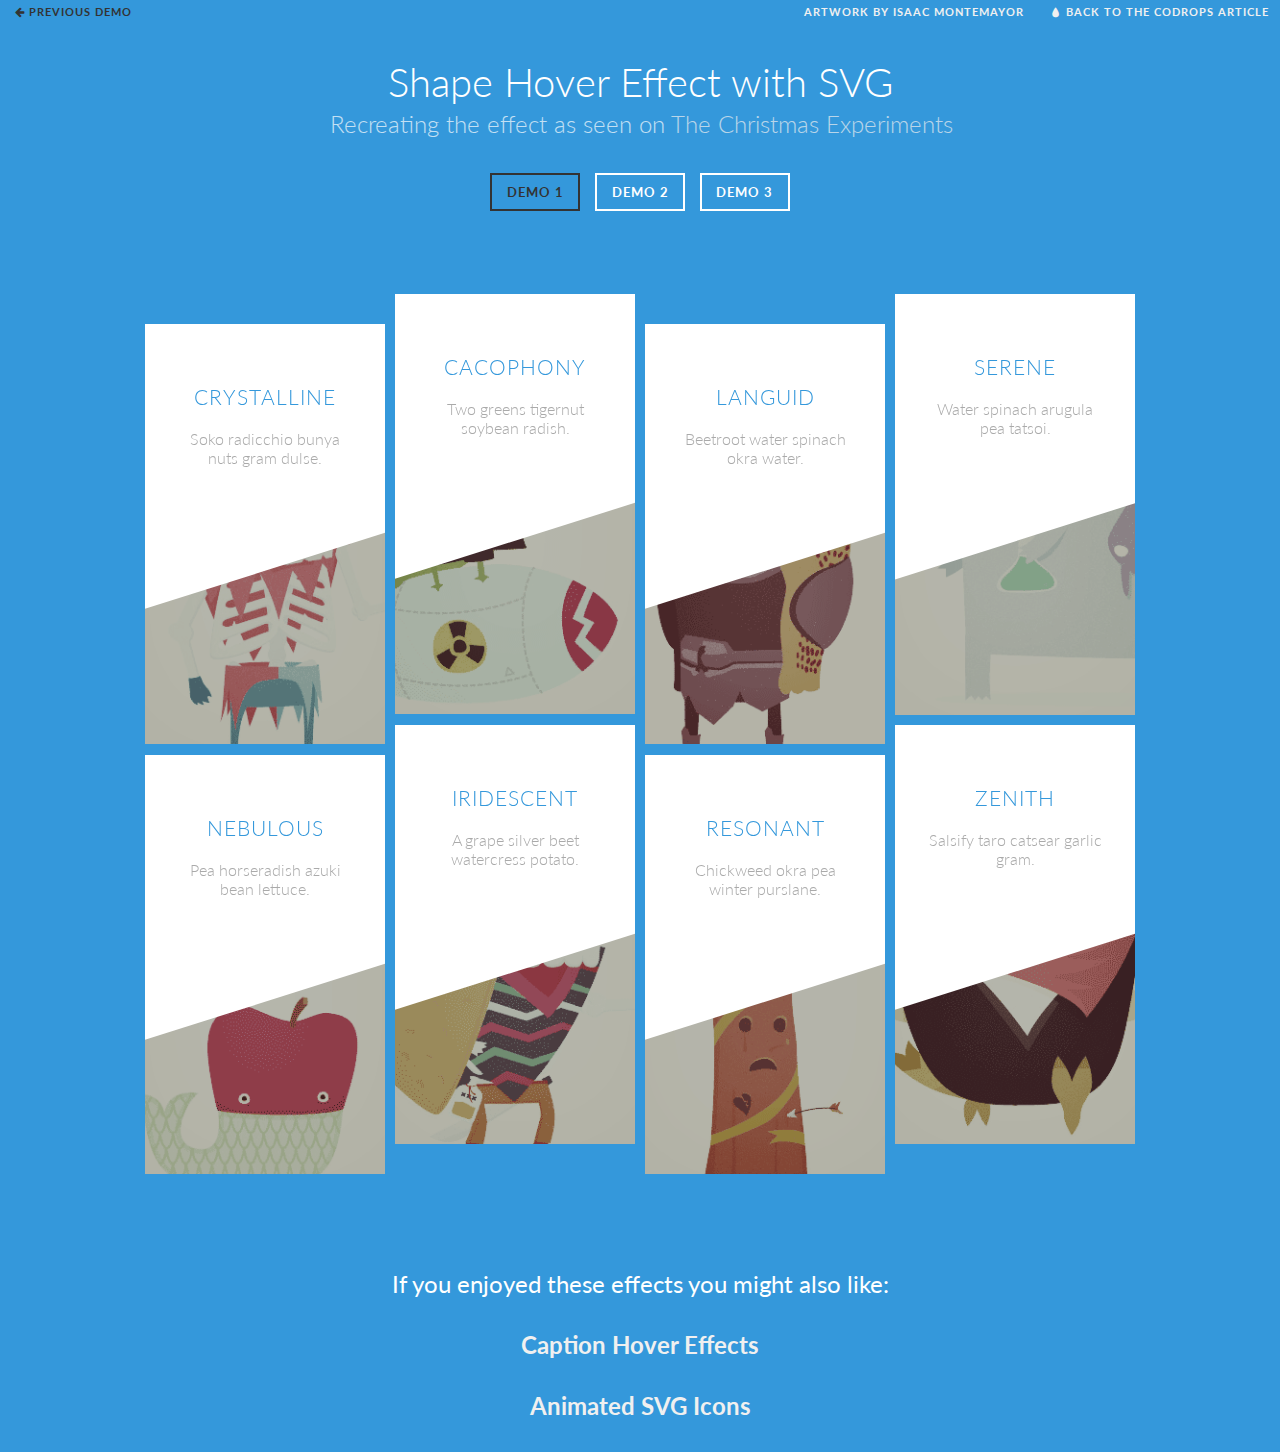
<file: Resources/ShapeHoverEffectSVG/index.html>
<!DOCTYPE html>
<html lang="en" class="demo-1 no-js">
	<head>
		<meta charset="UTF-8" />
		<meta http-equiv="X-UA-Compatible" content="IE=edge"> 
		<meta name="viewport" content="width=device-width, initial-scale=1"> 
		<title>Shape Hover Effect with SVG | Demo 1</title>
		<meta name="description" content="Hover Effects with animated SVG Shapes using Snap.svg" />
		<meta name="keywords" content="animated svg, hover effect, grid, svg shape html, " />
		<meta name="author" content="Codrops" />
		<link rel="shortcut icon" href="../favicon.ico">
		<link rel="stylesheet" type="text/css" href="css/normalize.css" />
		<link rel="stylesheet" type="text/css" href="css/demo.css" />
		<link rel="stylesheet" type="text/css" href="css/component.css" />
		<script src="js/snap.svg-min.js"></script>
		<!--[if IE]>
  		<script src="http://html5shiv.googlecode.com/svn/trunk/html5.js"></script>
		<![endif]-->
	</head>
	<body>
		<div class="container">
			<!-- Top Navigation -->
			<div class="codrops-top clearfix">
				<a class="codrops-icon codrops-icon-prev" href="http://tympanus.net/Development/SVGDrawingAnimation/"><span>Previous Demo</span></a>
				<span class="right"><a href="http://cargocollective.com/isaac317">Artwork by Isaac Montemayor</a><a class="codrops-icon codrops-icon-drop" href="http://tympanus.net/codrops/?p=18145"><span>Back to the Codrops Article</span></a></span>
			</div>
			<header class="codrops-header">
				<h1>Shape Hover Effect with SVG<span>Recreating the effect as seen on <a href="http://christmasexperiments.com/">The Christmas Experiments</a></span></h1>	
				<nav class="codrops-demos">
					<a class="current-demo" href="index.html">Demo 1</a>
					<a href="index2.html">Demo 2</a>
					<a href="index3.html">Demo 3</a>
				</nav>
			</header>
			<section id="grid" class="grid clearfix">
				<a href="#" data-path-hover="m 180,34.57627 -180,0 L 0,0 180,0 z">
					<figure>
						<img src="img/1.png" />
						<svg viewBox="0 0 180 320" preserveAspectRatio="none"><path d="M 180,160 0,218 0,0 180,0 z"/></svg>
						<figcaption>
							<h2>Crystalline</h2>
							<p>Soko radicchio bunya nuts gram dulse.</p>
							<button>View</button>
						</figcaption>
					</figure>
				</a>
				<a href="#" data-path-hover="m 180,34.57627 -180,0 L 0,0 180,0 z">
					<figure>
						<img src="img/3.png" />
						<svg viewBox="0 0 180 320" preserveAspectRatio="none"><path d="M 180,160 0,218 0,0 180,0 z"/></svg>
						<figcaption>
							<h2>Cacophony</h2>
							<p>Two greens tigernut soybean radish.</p>
							<button>View</button>
						</figcaption>
					</figure>
				</a>
				<a href="#" data-path-hover="m 180,34.57627 -180,0 L 0,0 180,0 z">
					<figure>
						<img src="img/5.png" />
						<svg viewBox="0 0 180 320" preserveAspectRatio="none"><path d="M 180,160 0,218 0,0 180,0 z"/></svg>
						<figcaption>
							<h2>Languid</h2>
							<p>Beetroot water spinach okra water.</p>
							<button>View</button>
						</figcaption>
					</figure>
				</a>
				<a href="#" data-path-hover="m 180,34.57627 -180,0 L 0,0 180,0 z">
					<figure>
						<img src="img/7.png" />
						<svg viewBox="0 0 180 320" preserveAspectRatio="none"><path d="M 180,160 0,218 0,0 180,0 z"/></svg>
						<figcaption>
							<h2>Serene</h2>
							<p>Water spinach arugula pea tatsoi.</p>
							<button>View</button>
						</figcaption>
					</figure>
				</a>
				<a href="#" data-path-hover="m 180,34.57627 -180,0 L 0,0 180,0 z">
					<figure>
						<img src="img/2.png" />
						<svg viewBox="0 0 180 320" preserveAspectRatio="none"><path d="M 180,160 0,218 0,0 180,0 z"/></svg>
						<figcaption>
							<h2>Nebulous</h2>
							<p>Pea horseradish azuki bean lettuce.</p>
							<button>View</button>
						</figcaption>
					</figure>
				</a>
				<a href="#" data-path-hover="m 180,34.57627 -180,0 L 0,0 180,0 z">
					<figure>
						<img src="img/4.png" />
						<svg viewBox="0 0 180 320" preserveAspectRatio="none"><path d="M 180,160 0,218 0,0 180,0 z"/></svg>
						<figcaption>
							<h2>Iridescent</h2>
							<p>A grape silver beet watercress potato.</p>
							<button>View</button>
						</figcaption>
					</figure>
				</a>
				<a href="#" data-path-hover="m 180,34.57627 -180,0 L 0,0 180,0 z">
					<figure>
						<img src="img/6.png" />
						<svg viewBox="0 0 180 320" preserveAspectRatio="none"><path d="M 180,160 0,218 0,0 180,0 z"/></svg>
						<figcaption>
							<h2>Resonant</h2>
							<p>Chickweed okra pea winter purslane.</p>
							<button>View</button>
						</figcaption>
					</figure>
				</a>
				<a href="#" data-path-hover="m 180,34.57627 -180,0 L 0,0 180,0 z">
					<figure>
						<img src="img/8.png" />
						<svg viewBox="0 0 180 320" preserveAspectRatio="none"><path d="M 180,160 0,218 0,0 180,0 z"/></svg>
						<figcaption>
							<h2>Zenith</h2>
							<p>Salsify taro catsear garlic gram.</p>
							<button>View</button>
						</figcaption>
					</figure>
				</a>
			</section>
			<section class="related">
				<p>If you enjoyed these effects you might also like:</p>
				<div><a href="http://tympanus.net/Tutorials/CaptionHoverEffects/"><h4>Caption Hover Effects</h4></a></div>
				<div><a href="http://tympanus.net/Development/AnimatedSVGIcons/"><h4>Animated SVG Icons</h4></a></div>
			</section>
		</div><!-- /container -->
		<script>
			(function() {
	
				function init() {
					var speed = 250,
						easing = mina.easeinout;

					[].slice.call ( document.querySelectorAll( '#grid > a' ) ).forEach( function( el ) {
						var s = Snap( el.querySelector( 'svg' ) ), path = s.select( 'path' ),
							pathConfig = {
								from : path.attr( 'd' ),
								to : el.getAttribute( 'data-path-hover' )
							};

						el.addEventListener( 'mouseenter', function() {
							path.animate( { 'path' : pathConfig.to }, speed, easing );
						} );

						el.addEventListener( 'mouseleave', function() {
							path.animate( { 'path' : pathConfig.from }, speed, easing );
						} );
					} );
				}

				init();

			})();
		</script>
	</body>
</html>
</file>
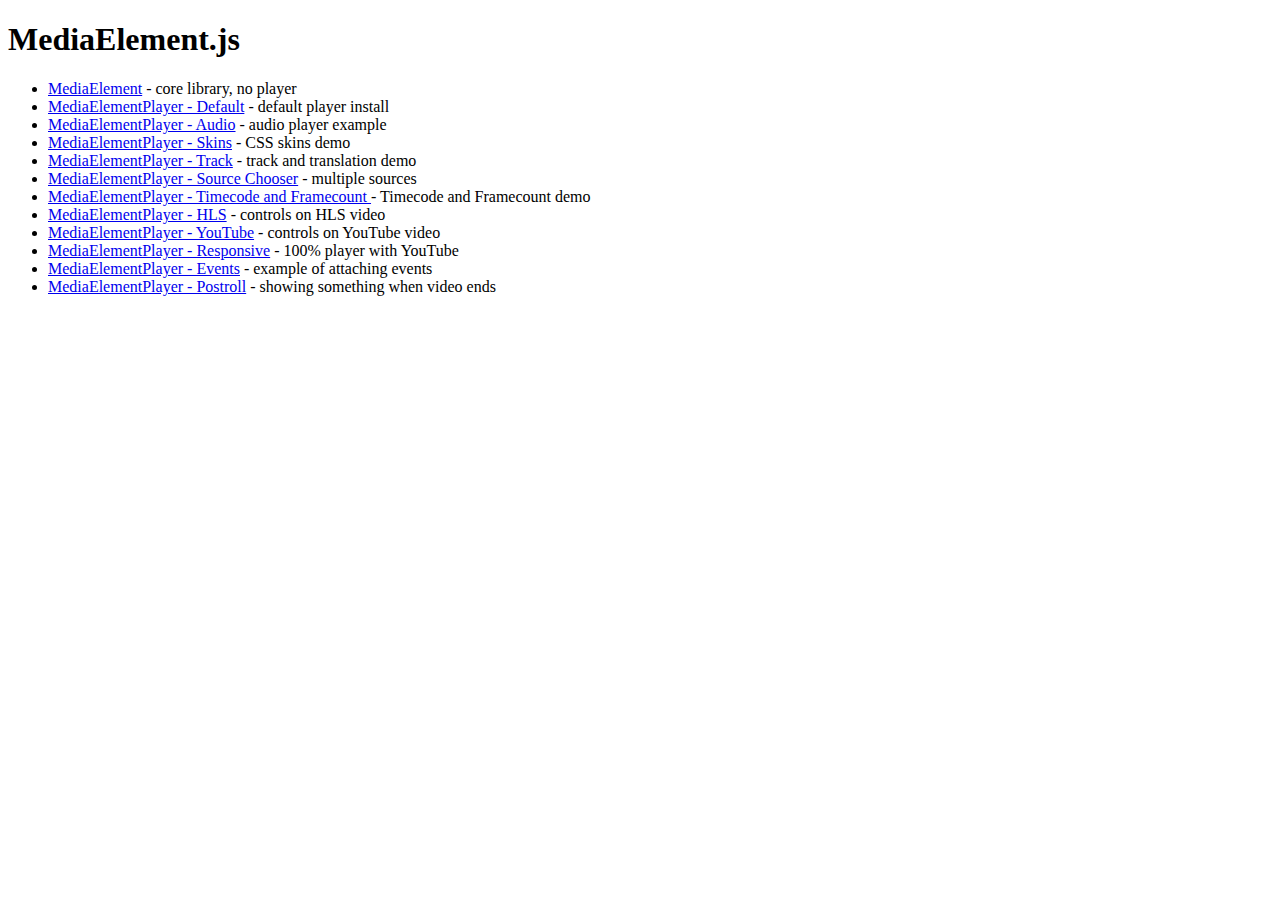
<file: Resources/johndyer-mediaelement-ceeb1a7/demo/index.html>
<!DOCTYPE html>
<html>
<head>
	<meta http-equiv="Content-Type" content="text/html; charset=utf-8" />
	<title>MediaElement.js</title>	
</head>
<body>

<h1>MediaElement.js</h1>

<ul>
	<li><a href="mediaelement.html">MediaElement</a> - core library, no player</li>
	<li><a href="mediaelementplayer.html">MediaElementPlayer - Default</a> - default player install</li>
	<li><a href="mediaelementplayer-audio.html">MediaElementPlayer - Audio</a> - audio player example</li>
	<li><a href="mediaelementplayer-skins.html">MediaElementPlayer - Skins</a> - CSS skins demo</li>
	<li><a href="mediaelementplayer-track.html">MediaElementPlayer - Track</a> - track and translation demo</li>
	<li><a href="mediaelementplayer-sourcechooser.html">MediaElementPlayer - Source Chooser</a> - multiple sources</li>
	<li><a href="mediaelementplayer-frameaccurate.html">MediaElementPlayer - Timecode and Framecount </a> - Timecode and Framecount demo</li>
  <li><a href="mediaelementplayer-hls.html">MediaElementPlayer - HLS</a> - controls on HLS video</li>
	<li><a href="mediaelementplayer-youtube.html">MediaElementPlayer - YouTube</a> - controls on YouTube video</li>
	<li><a href="mediaelementplayer-responsive.html">MediaElementPlayer - Responsive</a> - 100% player with YouTube</li>
	<li><a href="mediaelementplayer-events.html">MediaElementPlayer - Events</a> - example of attaching events</li>
	<li><a href="mediaelementplayer-postroll.html">MediaElementPlayer - Postroll</a> - showing something when video ends</li>
	
</ul>

</body>
</html>
</file>
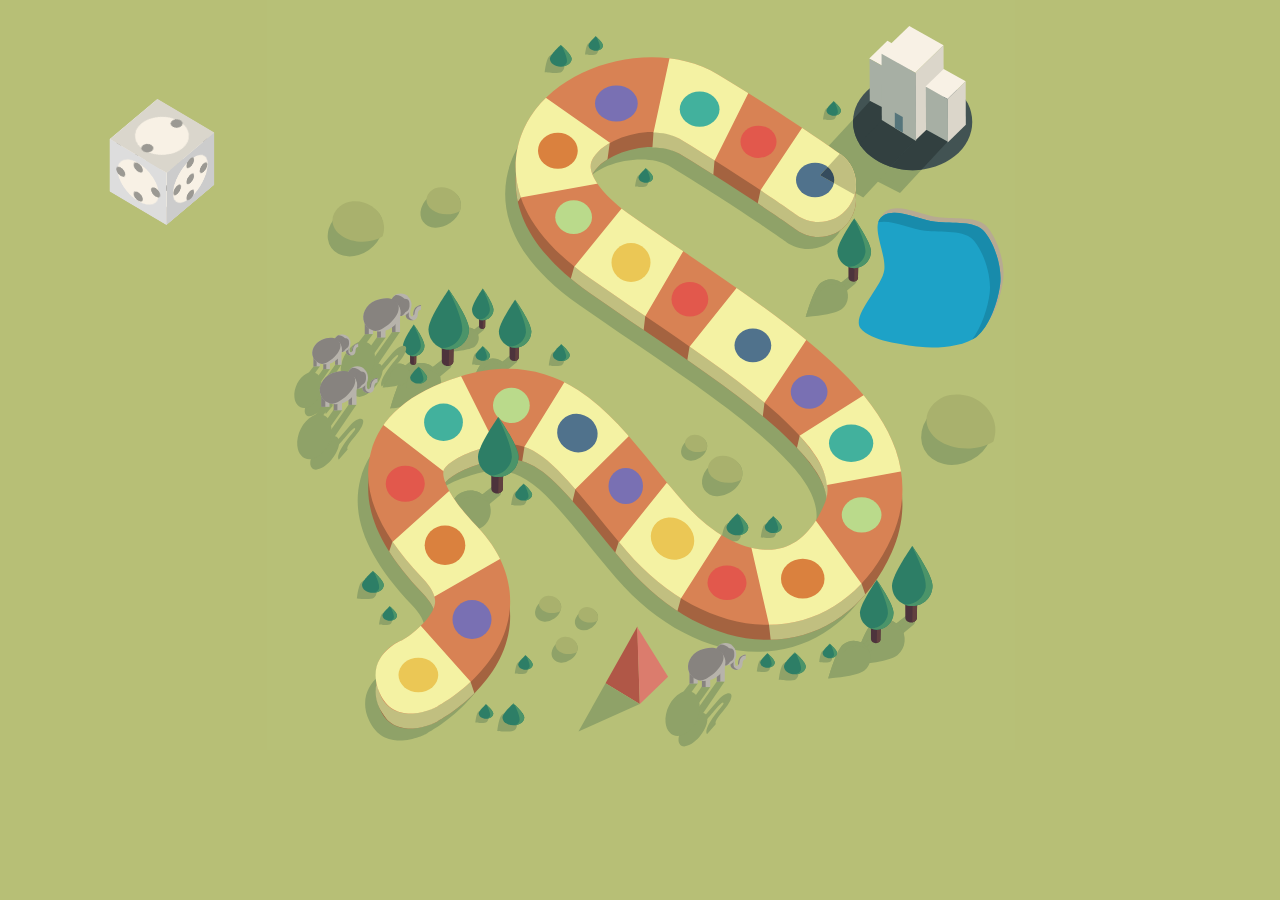
<file: Resources/Snap.svg-0.4.0/demos/animated-game/index.html>
<!doctype html>
<html lang="en">

	<head>
		<meta charset="utf-8">
	    <meta name="copyright" content="Copyright © 2013 Adobe Systems Incorporated. All rights reserved.

	 Licensed under the Apache License, Version 2.0 (the “License”);
	 you may not use this file except in compliance with the License.
	 You may obtain a copy of the License at

	 http://www.apache.org/licenses/LICENSE-2.0

	 Unless required by applicable law or agreed to in writing, software
	 distributed under the License is distributed on an “AS IS” BASIS,
	 WITHOUT WARRANTIES OR CONDITIONS OF ANY KIND, either express or implied.
	 See the License for the specific language governing permissions and
	 limitations under the License.">
	
		<title>illustration</title>
		<style>
			body{
				margin: 0;
				padding: 0;
				background: #b7bf76;
				overflow: hidden;
			}
			
			svg{
				display: block;
				margin: auto;
				-webkit-transform-origin: top center;
				-webkit-transform: scale(1.5);
				-moz-transform-origin: top center;
				-moz-transform: scale(1.5);
			}
			
			.hit-area{
				cursor: pointer;
			}
			
			.face .mouth{
				-webkit-transform-origin: 0px 4px;
				-webkit-transition: -webkit-transform .4s;
				-webkit-transform: scale(1, 0);
				-moz-transform-origin: 0px 4px;
				-moz-transition: -webkit-transform .4s;
				-moz-transform: scale(1, 0);
			}
			
			.face .eye.right{
				-webkit-transform-origin: 8px -4px;
				-moz-transform-origin: 8px -4px;
			}
			
			.face .eye.left{
				-webkit-transform-origin: -8px -4px;
				-moz-transform-origin: -8px -4px;
			}
			
			.face .eye{
				-webkit-transition: -webkit-transform .2s;
				-webkit-transform: scale(1, 0);
				-moz-transition: -webkit-transform .2s;
				-moz-transform: scale(1, 0);
			}
			
			@-webkit-keyframes breeze{
				0% {
					-webkit-transform: rotate(0deg);
				}
				50% {
					-webkit-transform: rotate(10deg);
				}
				100% {
					-webkit-transform: rotate(0deg);
				}
			}
			
			@-moz-keyframes breeze{
				0% {
					-moz-transform: rotate(0deg);
				}
				50% {
					-moz-transform: rotate(10deg);
				}
				100% {
					-moz-transform: rotate(0deg);
				}
			}
			
			@-webkit-keyframes blink{
				0% {
					-webkit-transform: scale(1, 0);
				}
				10% {
					-webkit-transform: scale(1, 1);
				}
				90% {
					-webkit-transform: scale(1, 1);
				}
				100% {
					-webkit-transform: scale(1, 0);
				}
			}
			
			@-moz-keyframes blink{
				0% {
					-moz-transform: scale(1, 0);
				}
				10% {
					-moz-transform: scale(1, 1);
				}
				90% {
					-moz-transform: scale(1, 1);
				}
				100% {
					-moz-transform: scale(1, 0);
				}
			}
			
			@-webkit-keyframes talk{
				0% {
					-webkit-transform: scale(1, 0);
				}
				50% {
					-webkit-transform: scale(1, 1);
				}
				100% {
					-webkit-transform: scale(1, 0);
				}
			}
			
			@-moz-keyframes talk{
				0% {
					-moz-transform: scale(1, 0);
				}
				50% {
					-moz-transform: scale(1, 1);
				}
				100% {
					-moz-transform: scale(1, 0);
				}
			}
			
			.tree{
				-webkit-transform-origin: 50% 100%;
				-webkit-animation: breeze 2s ease-out infinite;
				-moz-transform-origin: 50% bottom;
				/*-moz-animation: breeze 2s ease-out infinite;*/
			}
			
			.tree .face.animating .eye{
				-webkit-transform: scale(1, 1);
				-moz-transform: scale(1, 1);
			}
			
			.face.animating .eye{
				-webkit-animation: blink 5s infinite;
				-moz-animation: blink 5s infinite;
			}
			
			.face.animating .mouth{
				-webkit-animation: talk 1s infinite;
				-moz-animation: talk 1s infinite;
			}
			
			#cube-hitarea{
				position: absolute;
				top: 100px;
				left: 100px;
				width: 125px;
				height: 125px;	
				cursor: pointer;		
			}
			
			#cube{
				position: absolute;
				left: 25px;
				top: 25px;
				width: 74px;
				height: 74px;
				z-index: 100;
				backface-visibility: visible;
				pointer-events: none;
				-webkit-transform-style: preserve-3d;
				-webkit-transform-origin: center center;
				-webkit-backface-visibility: visible;
				-webkit-transform: rotateX(-45deg) rotateY(50deg);
				-webkit-transition: -webkit-transform 1s;
				-moz-transform-style: preserve-3d;
				-moz-transform-origin: center center;
				-moz-backface-visibility: visible;
				-moz-transform: rotateX(-45deg) rotateY(50deg);
				-moz-transition: -moz-transform 1s;
			}
			
			.side{
				position: absolute;
				top: 0;
				left: 0;
				width: 74px;
				height: 74px;
				pointer-events: none;
				backface-visibility: visible;
				-webkit-transform-origin: center center;
				-webkit-backface-visibility: visible;
				-moz-transform-origin: center center;
				-moz-backface-visibility: visible;
			}
			
			.side *{
				pointer-events: none;
			}
			
			#cube .side:nth-child(1) {
				-webkit-transform: translateY(37px) rotateX(90deg);
				-moz-transform: translateY(37px) rotateX(90deg);
			}
			
			#cube .side:nth-child(2) {
				-webkit-transform: translateY(-37px) rotateX(-90deg);
				-moz-transform: translateY(-37px) rotateX(-90deg);
				
			}
		
			#cube .side:nth-child(3) {				
				-webkit-transform: translateX(37px) rotateY(-90deg);
				-moz-transform: translateX(37px) rotateY(-90deg);
				
			}
			
			#cube .side:nth-child(4) {				
				-webkit-transform: translateX(-37px) rotateY(-90deg);
				-moz-transform: translateX(-37px) rotateY(-90deg);
			}
			
			#cube .side:nth-child(5) {	
				-webkit-transform: translateZ(37px) rotateZ(90deg);
				-moz-transform: translateZ(37px) rotateZ(90deg);
			}
			
			#cube .side:nth-child(6) {			
				-webkit-transform: translateZ(-37px) rotateZ(0deg);
				-moz-transform: translateZ(-37px) rotateZ(0deg);
			}
		
		</style>
	</head>
	<body>
		<svg version="1.1" xmlns="http://www.w3.org/2000/svg" xmlns:xlink="http://www.w3.org/1999/xlink" x="0px" y="0px" width="500px"
			 height="500px" viewBox="0 0 500 500" enable-background="new 0 0 500 500" xml:space="preserve">
		
		<g id="Layer_1">
			<rect x="1.103" y="-3.397" fill="#B7C077" width="498.897" height="503.397"/>
			<polygon fill="#8FA268" points="418.781,75.171 403.456,67.284 371.524,101.763 386.849,109.65 	"/>
			<polygon fill="#8FA268" points="455.281,94.171 439.956,86.284 408.024,120.763 423.349,128.65 	"/>
			<g>
				<path fill="#8FA268" d="M307.422,349.64c2.285-1.785,5.976-0.877,8.245,2.027s2.255,6.705-0.03,8.49
					c-2.285,1.785-11.397,0.436-11.397,0.436S305.137,351.425,307.422,349.64z"/>
				<path fill="#2D7E66" d="M322.176,351.605c0,2.9-3.246,5.25-7.25,5.25s-7.25-2.35-7.25-5.25c0-2.899,7.25-9.25,7.25-9.25
					S322.176,348.706,322.176,351.605z"/>
				<g>
					<path fill="#4B9469" d="M315.638,343c0.56,1.102,4.291,8.604,3.316,11.104c-0.551,1.413-1.879,2.357-3.551,2.734
						c3.781-0.179,6.774-2.45,6.774-5.233C322.176,349.266,317.461,344.685,315.638,343z"/>
					<path fill="#4B9469" d="M315.501,342.874c-0.351-0.322-0.574-0.518-0.574-0.518s-0.585,0.515-1.411,1.303
						C314.567,343.22,315.325,342.938,315.501,342.874z"/>
				</g>
			</g>
			<path fill="#B7AA92" d="M448.987,144.849c11.418,1.436,26.354-1.275,32.959,6.957c6.697,8.347,11.56,23.593,10.135,34.927
				c-1.426,11.333-7.266,28.424-15.822,34.852c-8.438,6.34-26.34,8.047-37.757,6.611c-11.418-1.436-32.753-3.982-39.358-12.215
				c-6.697-8.347,14.278-27.631,15.704-38.964c1.426-11.333-9.795-29.455-1.239-35.883
				C422.048,134.793,437.569,143.412,448.987,144.849z"/>
			<path fill="#1DA2C7" d="M446.987,147.849c11.418,1.436,26.354-1.275,32.959,6.957c6.697,8.347,11.56,23.593,10.135,34.927
				c-1.426,11.333-7.266,28.424-15.822,34.852c-8.438,6.34-26.34,8.047-37.757,6.611c-11.418-1.436-32.753-3.982-39.358-12.215
				c-6.697-8.347,14.278-27.631,15.704-38.964c1.426-11.333-9.795-29.455-1.239-35.883
				C420.048,137.793,435.569,146.412,446.987,147.849z"/>
			<path fill="#188BAB" d="M479.946,154.806c-6.605-8.232-21.542-5.521-32.959-6.957c-11.418-1.436-26.939-10.056-35.378-3.716
				c-1.42,1.067-2.287,2.462-2.765,4.089c8.765-2.002,21.436,4.406,31.143,5.627c11.418,1.436,26.354-1.275,32.959,6.957
				c6.697,8.347,11.56,23.593,10.135,34.927c-1.176,9.346-5.356,22.603-11.584,30.571c0.994-0.534,1.935-1.098,2.762-1.719
				c8.556-6.428,14.396-23.519,15.822-34.852C491.507,178.399,486.644,163.153,479.946,154.806z"/>
			<g>
				<path fill="#8FA268" d="M141.244,332.65l5.092,6.17l9.996-8.312c0.023-0.018,0.05-0.027,0.072-0.046
					c1.341-1.106,1.322-3.343-0.042-4.995s-3.556-2.095-4.896-0.988C151.261,324.648,141.244,332.65,141.244,332.65z"/>
				<path fill="#8FA268" d="M143.154,334.964l12.684-10.036c-1.354-1.194-3.192-1.423-4.372-0.449
					c-0.205,0.169-10.222,8.171-10.222,8.171L143.154,334.964z"/>
				<path fill="#8FA268" d="M128.41,330.061c5.75-4.746,14.259-3.932,19.005,1.819c4.746,5.75,3.932,14.259-1.819,19.005
					c-5.75,4.746-29.031,6.456-29.031,6.456S122.66,334.807,128.41,330.061z"/>
				<path fill="#8FA268" d="M116.565,357.341c0,0,0.07-0.005,0.176-0.014c1.86-4.138,9.678-20.974,15.261-24.357
					c6.072-3.679,13.88-1.998,17.949,3.676c-0.5-1.695-1.341-3.319-2.536-4.767c-4.746-5.75-13.255-6.565-19.005-1.819
					C122.66,334.807,116.565,357.341,116.565,357.341z"/>
			</g>
			<g>
				<g>
					<path fill="#8FA268" d="M137.623,221.277l2.694,3.265l5.289-4.398c0.012-0.009,0.026-0.015,0.038-0.024
						c0.709-0.585,0.699-1.769-0.022-2.643c-0.722-0.874-1.881-1.108-2.591-0.523C142.923,217.043,137.623,221.277,137.623,221.277z"
						/>
					<path fill="#8FA268" d="M138.633,222.501l6.711-5.31c-0.716-0.632-1.689-0.753-2.313-0.238c-0.108,0.089-5.408,4.324-5.408,4.324
						L138.633,222.501z"/>
					<path fill="#8FA268" d="M130.832,219.907c3.043-2.511,7.545-2.08,10.056,0.962c2.511,3.043,2.08,7.545-0.962,10.056
						c-3.043,2.511-15.361,3.416-15.361,3.416S127.79,222.418,130.832,219.907z"/>
					<path fill="#8FA268" d="M124.565,234.341c0,0,0.037-0.003,0.093-0.007c0.984-2.189,5.121-11.098,8.075-12.887
						c3.213-1.946,7.344-1.057,9.497,1.945c-0.264-0.897-0.709-1.756-1.342-2.522c-2.511-3.043-7.013-3.473-10.056-0.962
						C127.79,222.418,124.565,234.341,124.565,234.341z"/>
				</g>
				<g id="tree_2_" class="tree">
					<path fill="#4D333C" d="M146.93,210.747h-4.233l0.025,6.878c-0.001,0.015-0.006,0.03-0.006,0.045c0,0.92,0.919,1.665,2.052,1.665
						s2.052-0.746,2.052-1.665C146.821,217.53,146.93,210.747,146.93,210.747z"/>
					<path fill="#61403F" d="M145.342,210.747l-0.176,8.556c0.943-0.15,1.656-0.823,1.656-1.633c0-0.141,0.108-6.923,0.108-6.923
						H145.342z"/>
					<path fill="#2D7E66" d="M152.309,206.382c0,3.945-3.198,7.143-7.143,7.143c-3.945,0-7.143-3.198-7.143-7.143
						s7.143-14.021,7.143-14.021S152.309,202.437,152.309,206.382z"/>
					<path fill="#4B9469" d="M145.166,192.361c0,0-0.022,0.031-0.054,0.076c1.062,2.153,5.3,11.013,4.799,14.431
						c-0.544,3.717-3.86,6.337-7.545,6.086c0.86,0.367,1.806,0.571,2.8,0.571c3.945,0,7.143-3.198,7.143-7.143
						C152.309,202.437,145.166,192.361,145.166,192.361z"/>
				</g>
			</g>
			<g>
				<g>
					<path fill="#8FA268" d="M155.331,243.566l4.078,4.942l8.006-6.657c0.018-0.014,0.04-0.022,0.058-0.037
						c1.074-0.886,1.059-2.677-0.034-4.001c-1.092-1.323-2.848-1.678-3.922-0.792C163.354,237.157,155.331,243.566,155.331,243.566z"
						/>
					<path fill="#8FA268" d="M156.86,245.419l10.159-8.038c-1.084-0.957-2.556-1.139-3.501-0.36c-0.164,0.135-8.187,6.545-8.187,6.545
						L156.86,245.419z"/>
					<path fill="#8FA268" d="M145.052,241.492c4.606-3.801,11.42-3.149,15.221,1.457c3.801,4.606,3.149,11.42-1.457,15.221
						c-4.606,3.801-23.252,5.171-23.252,5.171S140.446,245.293,145.052,241.492z"/>
					<path fill="#8FA268" d="M135.565,263.341c0,0,0.056-0.004,0.141-0.011c1.489-3.314,7.751-16.799,12.223-19.508
						c4.863-2.946,11.117-1.6,14.376,2.944c-0.4-1.357-1.074-2.658-2.031-3.818c-3.801-4.606-10.616-5.258-15.221-1.457
						C140.446,245.293,135.565,263.341,135.565,263.341z"/>
				</g>
				<g id="tree_3_" class="tree">
					<path fill="#4D333C" d="M169.418,227.627h-6.407l0.039,10.412c-0.001,0.023-0.008,0.045-0.008,0.068
						c0,1.392,1.391,2.521,3.107,2.521s3.107-1.129,3.107-2.521C169.255,237.895,169.418,227.627,169.418,227.627z"/>
					<path fill="#61403F" d="M167.015,227.627l-0.267,12.951c1.428-0.227,2.506-1.246,2.506-2.471c0-0.213,0.164-10.48,0.164-10.48
						H167.015z"/>
					<path fill="#2D7E66" d="M177.561,221.02c0,5.971-4.841,10.812-10.812,10.812c-5.971,0-10.812-4.841-10.812-10.812
						s10.812-21.224,10.812-21.224S177.561,215.049,177.561,221.02z"/>
					<path fill="#4B9469" d="M166.749,199.796c0,0-0.033,0.046-0.081,0.116c1.608,3.258,8.022,16.671,7.265,21.844
						c-0.823,5.626-5.842,9.592-11.421,9.213c1.302,0.555,2.733,0.864,4.238,0.864c5.971,0,10.812-4.841,10.812-10.812
						C177.561,215.048,166.749,199.796,166.749,199.796z"/>
				</g>
			</g>
			<g>
				<g>
					<path fill="#8FA268" d="M108.244,247.65l5.092,6.17l9.996-8.312c0.023-0.018,0.05-0.027,0.072-0.046
						c1.341-1.106,1.322-3.343-0.042-4.995s-3.556-2.095-4.896-0.988C118.261,239.648,108.244,247.65,108.244,247.65z"/>
					<path fill="#8FA268" d="M110.154,249.964l12.684-10.036c-1.354-1.194-3.192-1.423-4.372-0.449
						c-0.205,0.169-10.222,8.171-10.222,8.171L110.154,249.964z"/>
					<path fill="#8FA268" d="M95.41,245.061c5.75-4.746,14.259-3.932,19.005,1.819c4.746,5.75,3.932,14.259-1.819,19.005
						c-5.75,4.746-29.031,6.456-29.031,6.456S89.66,249.807,95.41,245.061z"/>
					<path fill="#8FA268" d="M83.565,272.341c0,0,0.07-0.005,0.176-0.014c1.86-4.138,9.678-20.974,15.262-24.357
						c6.072-3.679,13.88-1.998,17.949,3.676c-0.5-1.695-1.341-3.319-2.536-4.767c-4.746-5.75-13.255-6.565-19.005-1.819
						C89.66,249.807,83.565,272.341,83.565,272.341z"/>
				</g>
				<g id="tree" class="tree">
					<path fill="#4D333C" d="M125.833,227.75h-8l0.048,13c-0.001,0.029-0.011,0.056-0.011,0.085c0,1.738,1.737,3.147,3.879,3.147
						s3.879-1.409,3.879-3.147C125.629,240.569,125.833,227.75,125.833,227.75z"/>
					<path fill="#61403F" d="M122.833,227.75l-0.333,16.171c1.783-0.284,3.129-1.556,3.129-3.086c0-0.266,0.204-13.085,0.204-13.085
						H122.833z"/>
					<path fill="#2D7E66" d="M136,219.5c0,7.456-6.044,13.5-13.5,13.5s-13.5-6.044-13.5-13.5s13.5-26.5,13.5-26.5
						S136,212.044,136,219.5z"/>
					<path fill="#4B9469" d="M122.5,193c0,0-0.041,0.058-0.101,0.144c2.008,4.068,10.016,20.815,9.071,27.274
						c-1.028,7.025-7.295,11.977-14.26,11.503c1.625,0.693,3.413,1.078,5.291,1.078c7.456,0,13.5-6.044,13.5-13.5
						C136,212.044,122.5,193,122.5,193z"/>
				</g>
			</g>
			<g>
				<path fill="#8FA268" d="M107.995,488.935c0,0-27.495,15.065-38.495-8.435s14.505-35.435,14.505-35.435l-0.12,0.066
					c8.25-4.635,21.086-15.728,22.441-24.818c0.706-4.742-2.117-10.473-8.392-17.033c-29.661-31.009-40.896-58.425-34.35-83.813
					c5.938-23.025,25.774-39.959,58.958-50.329c29.623-9.256,55.577-6.308,79.346,9.018c19.332,12.465,34.375,31.005,51.794,52.473
					c5.819,7.172,11.837,14.588,18.272,22.071c19.028,22.127,42.605,34.183,61.514,31.455c13.414-1.932,24.096-11.502,31.747-28.444
					c9.5-21.035-10.042-41.312-19.434-51.055c-23.146-24.015-60.765-49.642-100.592-76.773c-11.578-7.887-23.55-16.042-35.499-24.381
					c-70.021-48.869-47.963-94.971-39.535-107.937c24.343-37.448,86.145-51.298,124.771-27.962
					c48.298,29.18,80.323,52.135,81.663,53.098c11.212,8.058,13.768,23.68,5.71,34.891c-8.059,11.21-23.676,13.767-34.889,5.712l0,0
					c-0.312-0.225-31.873-22.831-78.34-50.905c-14.191-8.572-46.646-3.502-56.994,12.417c-2.279,3.506-2.561,6.683-0.974,10.966
					c1.817,4.903,7.769,15.154,27.204,28.718c11.716,8.177,23.57,16.252,35.033,24.061c42.021,28.626,81.712,55.665,108.441,83.397
					c15.897,16.493,26.271,32.227,31.712,48.098c6.755,19.703,5.844,39.296-2.71,58.235c-14.717,32.586-39.643,52.955-70.188,57.354
					c-4.11,0.592-8.272,0.884-12.457,0.884c-32.675,0.002-67.042-17.771-94.094-49.228c-6.902-8.025-13.149-15.725-19.19-23.17
					c-33.405-41.169-46.527-54.919-77.399-45.269c-18.515,5.786-24.713,12.207-25.456,15.09c-1.033,4.008,2.451,16.261,22.065,36.768
					c21.94,22.938,23.89,44.913,21.661,59.309C150.006,464.983,112.278,486.592,107.995,488.935z"/>
			</g>
			<polygon fill="#8FA268" points="444.031,82.921 421.206,70.034 376.024,118.763 398.849,131.65 	"/>
			<ellipse fill="#425353" cx="431.75" cy="81.25" rx="39.75" ry="32.25"/>
			<g>
				<path fill="#A46340" d="M114.994,480.935c0,0-29.994,15.565-38.994-9.935s15.006-33.935,15.006-33.935l-0.122,0.065
					c8.25-4.634,21.087-15.728,22.441-24.818c0.706-4.74-2.116-10.472-8.391-17.031c-29.663-31.01-40.897-58.425-34.35-83.815
					c5.938-23.025,25.775-39.956,58.959-50.328c29.623-9.255,55.578-6.306,79.344,9.019c19.334,12.463,34.375,31.003,51.794,52.472
					c5.821,7.172,11.837,14.588,18.271,22.072c19.032,22.125,42.604,34.183,61.516,31.456c13.416-1.935,24.097-11.503,31.747-28.447
					c3.084-6.828,9.5-21.034-19.435-51.053c-23.146-24.016-60.763-49.644-100.591-76.775c-11.578-7.884-23.55-16.041-35.5-24.381
					c-70.019-48.869-47.962-94.972-39.534-107.938c24.345-37.447,86.149-51.296,124.771-27.959
					c48.297,29.178,80.322,52.134,81.663,53.097c11.212,8.059,13.769,23.678,5.709,34.891c-8.059,11.21-23.673,13.767-34.887,5.712
					l-0.001,0c-0.312-0.225-31.871-22.832-78.34-50.906c-16.629-10.045-48.164-1.173-56.994,12.418
					c-2.278,3.506-2.562,6.682-0.975,10.966c1.819,4.903,7.769,15.153,27.207,28.719c11.716,8.175,23.568,16.25,35.031,24.06
					c42.021,28.625,81.712,55.666,108.44,83.396c15.896,16.494,26.271,32.229,31.713,48.101c6.756,19.699,5.844,39.293-2.71,58.234
					c-14.716,32.584-39.644,52.953-70.188,57.353c-36.207,5.218-76.034-12.859-106.55-48.344c-6.903-8.024-13.15-15.725-19.19-23.169
					c-33.406-41.168-46.527-54.915-77.4-45.269c-18.516,5.784-24.712,12.206-25.456,15.091c-1.031,4.006,2.453,16.26,22.065,36.766
					c21.941,22.938,23.891,44.912,21.663,59.31C157.006,456.984,119.278,478.591,114.994,480.935z"/>
			</g>
			<g>
				<polygon fill="#F8F1E5" points="417.514,47.235 402.848,38.955 414.939,27.215 429.606,35.495 		"/>
				<polygon fill="#DBD6CA" points="417.514,47.235 417.626,76.223 429.718,64.483 429.606,35.495 		"/>
				<polygon fill="#A7AFA4" points="417.835,75.829 403.169,67.548 403.052,39.102 417.719,47.382 		"/>
			</g>
			<defs>
				<filter id="Adobe_OpacityMaskFilter" filterUnits="userSpaceOnUse" x="68.781" y="48.158" width="356.179" height="437.532">
					<feColorMatrix  type="matrix" values="1 0 0 0 0  0 1 0 0 0  0 0 1 0 0  0 0 0 1 0"/>
				</filter>
			</defs>
			<mask maskUnits="userSpaceOnUse" x="68.781" y="48.158" width="356.179" height="437.532" id="SVGID_1_">
				<g filter="url(#Adobe_OpacityMaskFilter)">
					<g>
						<g>
							<polygon fill="#FFFFFF" points="369.002,174.823 349.888,155.712 327.395,140.715 330.333,127 360.675,90.792 388.113,109.084 
								411.425,132.396 					"/>
						</g>
						<g>
							<path fill="#FFFFFF" d="M338,434.397l-2-17.731l-12-43.269l24.601-5.638L365,353.397L397.667,389l6.268,18.175l-25.173,12.585
								L338,434.397z M109,409.397l-8.039-11.622l-0.527-0.589l-20.069-22.296L85,361l39.965-26.248l19.513,21.686l20.695,20.695
								L109,409.397z M272.573,415.756l-20.044-20.047l-22.137-17.711L236,360.647l31.873-29.499l24.738,19.792L306,363.397
								l-28.5,34.75L272.573,415.756z M371,333.397l-17-32l2.5-11.064l49.908-22.089l26.842,53.685L371,333.397z M204,338.397
								l-17.119-16.618l-0.7-0.639L171,310.397l2-12.731l31.342-41.103l21.523,19.565l22.677,18.143L207,326L204,338.397z
								 M124,327.397l-8.667-11.064l-43.102-28.743l26.289-19.116l29.05-14.526L154,296.667l0.404,10.951l-24.617,12.307L124,327.397z
								 M331.55,280.052l-26.058-17.373l-1.019-0.812l-23.424-18.742l1.95-11.958l35.531-34.896l22.426,17.942l23.878,15.916
								L333,268.333L331.55,280.052z M252.135,222.594l-27.238-15.888L202,192.397l4.167-14.731L241,144.397l16.76,12.017
								l24.605,14.354L253.5,210.833L252.135,222.594z M224,131.397l-53.333,0.103L163,142.397l7.215-53.596l0.489-0.834L177,67.397
								l52.833,27.769l-1.833,13.5l-5.011,8.749L224,131.397z M298.7,118.625L258,102.397l1-14.064l12.851-50.216l53.665,26.831
								L299.667,107L298.7,118.625z"/>
						</g>
						<g>
							<polygon fill="#FFFFFF" points="94.679,500 61.398,450.077 89.706,431.204 101,423.397 137,454.333 142,469.397 
								116.301,485.584 					"/>
						</g>
					</g>
				</g>
			</mask>
			<g mask="url(#SVGID_1_)">
				<path fill="#C1BF80" d="M114.995,480.935c0,0-27.495,15.065-38.495-8.435s14.505-35.435,14.505-35.435l-0.12,0.066
					c8.25-4.635,21.086-15.728,22.441-24.818c0.706-4.742-2.117-10.473-8.392-17.033c-29.661-31.009-40.896-58.425-34.35-83.813
					c5.938-23.025,25.774-39.959,58.958-50.329c29.623-9.256,55.577-6.308,79.346,9.018c19.332,12.465,34.375,31.005,51.794,52.473
					c5.819,7.172,11.837,14.588,18.272,22.071c19.028,22.127,42.605,34.183,61.514,31.455c13.414-1.932,24.096-11.502,31.747-28.444
					c9.5-21.035-10.042-41.312-19.434-51.055c-23.146-24.015-60.765-49.642-100.592-76.773c-11.578-7.887-23.55-16.042-35.499-24.381
					c-70.021-48.869-47.963-94.971-39.535-107.937c24.343-37.448,86.145-51.298,124.771-27.962
					c48.298,29.18,80.323,52.135,81.663,53.098c11.212,8.058,13.768,23.68,5.71,34.891c-8.059,11.21-23.676,13.767-34.889,5.712l0,0
					c-0.312-0.225-31.873-22.831-78.34-50.905c-14.191-8.572-46.646-3.502-56.994,12.417c-2.279,3.506-2.561,6.683-0.974,10.966
					c1.817,4.903,7.769,15.154,27.204,28.718c11.716,8.177,23.57,16.252,35.033,24.061c42.021,28.626,81.712,55.665,108.441,83.397
					c15.897,16.493,26.271,32.227,31.712,48.098c6.755,19.703,5.844,39.296-2.71,58.235c-14.717,32.586-39.643,52.955-70.188,57.354
					c-4.11,0.592-8.272,0.884-12.457,0.884c-32.675,0.002-67.042-17.771-94.094-49.228c-6.902-8.025-13.149-15.725-19.19-23.17
					c-33.405-41.169-46.527-54.919-77.399-45.269c-18.515,5.786-24.713,12.207-25.456,15.09c-1.033,4.008,2.451,16.261,22.065,36.768
					c21.94,22.938,23.89,44.913,21.661,59.309C157.006,456.983,119.278,478.592,114.995,480.935z"/>
			</g>
			<g>
				<g>
					<path fill="#D88254" d="M114.994,470.935c0,0-29.994,15.565-38.994-9.935s15.006-33.935,15.006-33.935l-0.122,0.065
						c8.25-4.634,21.087-15.728,22.441-24.818c0.706-4.74-2.116-10.472-8.391-17.031c-29.663-31.01-40.897-58.425-34.35-83.815
						c5.938-23.025,25.775-39.956,58.959-50.328c29.623-9.255,55.578-6.306,79.344,9.019c19.334,12.463,34.375,31.003,51.794,52.472
						c5.821,7.172,11.837,14.588,18.271,22.072c19.032,22.125,42.604,34.183,61.516,31.456c13.416-1.935,24.097-11.503,31.747-28.447
						c3.084-6.828,9.5-21.034-19.435-51.053c-23.146-24.016-60.763-49.644-100.591-76.775c-11.578-7.884-23.55-16.041-35.5-24.381
						c-70.019-48.869-47.962-94.972-39.534-107.938c24.345-37.447,86.149-51.296,124.771-27.959
						c48.297,29.178,80.322,52.134,81.663,53.097c11.212,8.059,13.769,23.678,5.709,34.891c-8.059,11.21-23.673,13.767-34.887,5.712
						l-0.001,0c-0.312-0.225-31.871-22.832-78.34-50.906c-16.629-10.045-48.164-1.173-56.994,12.418
						c-2.278,3.506-2.562,6.682-0.975,10.966c1.819,4.903,7.769,15.153,27.207,28.719c11.716,8.175,23.568,16.25,35.031,24.06
						c42.021,28.625,81.712,55.666,108.44,83.396c15.896,16.494,26.271,32.229,31.713,48.101c6.756,19.699,5.844,39.293-2.71,58.234
						c-14.716,32.584-39.644,52.953-70.188,57.353c-36.207,5.218-76.034-12.859-106.55-48.344c-6.903-8.024-13.15-15.725-19.19-23.169
						c-33.406-41.168-46.527-54.915-77.4-45.269c-18.516,5.784-24.712,12.206-25.456,15.091c-1.031,4.006,2.453,16.26,22.065,36.766
						c21.941,22.938,23.891,44.912,21.663,59.31C157.006,446.984,119.278,468.591,114.994,470.935z"/>
				</g>
				<defs>
					<filter id="Adobe_OpacityMaskFilter_1_" filterUnits="userSpaceOnUse" x="68.781" y="38.158" width="356.179" height="437.525">
						<feColorMatrix  type="matrix" values="1 0 0 0 0  0 1 0 0 0  0 0 1 0 0  0 0 0 1 0"/>
					</filter>
				</defs>
				<mask maskUnits="userSpaceOnUse" x="68.781" y="38.158" width="356.179" height="437.525" id="SVGID_2_">
					<g filter="url(#Adobe_OpacityMaskFilter_1_)">
						<g>
							<g>
								<polygon fill="#FFFFFF" points="369.002,165.425 349.888,146.314 327.395,131.318 360.675,81.395 388.113,99.687 
									411.425,122.999 						"/>
							</g>
							<g>
								<path fill="#FFFFFF" d="M338,425l-14-61l24.601-5.638L365,344l38.935,53.777l-25.173,12.585L338,425z M109,400l-8.039-11.622
									l-0.527-0.589l-20.069-22.296l44.6-40.139l19.513,21.686l20.695,20.695L109,400z M272.573,406.358l-20.044-20.047
									l-22.137-17.711l37.48-46.85l24.738,19.792L306,354L272.573,406.358z M371,324l-17-32l52.408-33.153l26.842,53.685L371,324z
									 M204,329l-17.119-16.618l-0.7-0.639L171,301l33.342-53.834l21.523,19.565l22.677,18.143L204,329z M124,318l-51.769-39.807
									l26.289-19.116l29.05-14.526l26.834,53.669l-24.617,12.307L124,318z M331.55,270.654l-26.058-17.373l-1.019-0.812
									l-23.424-18.742l37.481-46.854l22.426,17.942l23.878,15.916L331.55,270.654z M252.135,213.197l-27.238-15.888L202,183l39-48
									l16.76,12.017l24.605,14.354L252.135,213.197z M224,122l-61,11l7.215-53.596l0.489-0.834L177,58l57,40l-11.011,10.019L224,122
									z M298.7,109.228L258,93l13.851-64.28l53.665,26.831L298.7,109.228z"/>
							</g>
							<g>
								<polygon fill="#FFFFFF" points="94.679,490.603 61.398,440.68 89.706,421.807 101,414 142,460 116.301,476.187 						"/>
							</g>
						</g>
					</g>
				</mask>
				<g mask="url(#SVGID_2_)">
					<path fill="#F4F2A3" d="M114.995,470.935c0,0-27.995,15.399-38.662-9.268C65.667,437,91.005,427.065,91.005,427.065l-0.12,0.066
						c8.25-4.635,21.086-15.728,22.441-24.818c0.706-4.742-2.117-10.473-8.392-17.033c-29.661-31.009-40.896-58.425-34.35-83.813
						c5.938-23.025,25.774-39.959,58.958-50.329c29.623-9.256,55.577-6.308,79.346,9.018c19.332,12.465,34.375,31.005,51.794,52.473
						c5.819,7.172,11.837,14.588,18.272,22.071c19.028,22.127,42.605,34.183,61.514,31.455c13.414-1.932,24.096-11.502,31.747-28.444
						c9.5-21.035-10.042-41.312-19.434-51.055c-23.146-24.015-60.765-49.642-100.592-76.773c-11.578-7.887-23.55-16.042-35.499-24.381
						c-70.021-48.869-47.963-94.971-39.535-107.937c24.343-37.448,86.145-51.298,124.771-27.962
						c48.298,29.18,80.323,52.135,81.663,53.098c11.212,8.058,13.768,23.68,5.71,34.891c-8.059,11.21-23.676,13.767-34.889,5.712l0,0
						c-0.312-0.225-31.873-22.831-78.34-50.905c-14.191-8.572-46.646-3.502-56.994,12.417c-2.279,3.506-2.561,6.683-0.974,10.966
						c1.817,4.903,7.769,15.154,27.204,28.718c11.716,8.177,23.57,16.252,35.033,24.061c42.021,28.626,81.712,55.665,108.441,83.397
						c15.897,16.493,26.271,32.227,31.712,48.098c6.755,19.703,5.844,39.296-2.71,58.235c-14.717,32.586-39.643,52.955-70.188,57.354
						c-4.11,0.592-8.272,0.884-12.457,0.884c-32.675,0.002-67.042-17.771-94.094-49.228c-6.902-8.025-13.149-15.725-19.19-23.17
						c-33.405-41.169-46.527-54.919-77.399-45.269c-18.515,5.786-24.713,12.207-25.456,15.09c-1.033,4.008,2.451,16.261,22.065,36.768
						c21.94,22.938,23.89,44.913,21.661,59.309C157.006,446.983,119.278,468.592,114.995,470.935z"/>
				</g>
			</g>
			<g id="dots">
				<ellipse fill="#50728C" cx="366.75" cy="120" rx="12.75" ry="11.5"/>
				<ellipse fill="#BADA8B" cx="164.25" cy="270.25" rx="12.25" ry="11.75"/>
				<ellipse fill="#7970B3" cx="362.75" cy="261.25" rx="12.25" ry="11.25"/>
				<ellipse fill="#42B19D" cx="390.75" cy="295.5" rx="14.75" ry="12.5"/>
				<ellipse fill="#DA813E" cx="120" cy="363.5" rx="13.545" ry="13.122"/>
				<ellipse fill="#42B19D" cx="119" cy="281.5" rx="12.928" ry="12.524"/>
				<ellipse transform="matrix(0.9297 0.3683 -0.3683 0.9297 120.9971 -56.4044)" fill="#50728C" cx="208.25" cy="288.75" rx="13.608" ry="12.715"/>
				<ellipse transform="matrix(0.7964 0.6048 -0.6048 0.7964 272.4656 -91.1952)" fill="#EBC755" cx="271.674" cy="359.063" rx="15.027" ry="13.5"/>
				<ellipse fill="#DA813E" cx="358.5" cy="385.75" rx="14.5" ry="13.25"/>
				<circle fill="#7970B3" cx="138" cy="413" r="13"/>
				<ellipse fill="#E2584C" cx="93.5" cy="322.5" rx="13" ry="12"/>
				<ellipse fill="#7970B3" cx="240.5" cy="324" rx="11.5" ry="12"/>
				<ellipse fill="#E2584C" cx="308" cy="388.5" rx="13" ry="11.5"/>
				<ellipse fill="#BADA8B" cx="397.75" cy="343.25" rx="13.25" ry="11.75"/>
				<ellipse fill="#E2584C" cx="283.25" cy="199.5" rx="12.25" ry="11.5"/>
				<ellipse fill="#50728C" cx="325.25" cy="230.25" rx="12.25" ry="11.25"/>
				<circle fill="#EBC755" cx="244" cy="175" r="13"/>
				<ellipse fill="#BADA8B" cx="205.75" cy="144.75" rx="12.25" ry="11.25"/>
				<ellipse fill="#DA813E" cx="195.25" cy="100.5" rx="13.25" ry="12"/>
				<ellipse fill="#7970B3" cx="234.25" cy="69" rx="14.25" ry="12"/>
				<ellipse fill="#42B19D" cx="289.75" cy="72.75" rx="13.25" ry="11.75"/>
				<ellipse fill="#E2584C" cx="329" cy="94.5" rx="12" ry="10.75"/>
				<ellipse fill="#EBC755" cx="102.25" cy="450" rx="13.25" ry="11.5"/>
			</g>
			<g id="tree_6_" class="tree">
				<g>
					<path fill="#4D333C" d="M158.833,312.75h-8l0.048,13c-0.001,0.029-0.011,0.056-0.011,0.085c0,1.738,1.737,3.147,3.879,3.147
						s3.879-1.409,3.879-3.147C158.629,325.569,158.833,312.75,158.833,312.75z"/>
					<path fill="#61403F" d="M155.833,312.75l-0.333,16.171c1.783-0.284,3.129-1.556,3.129-3.086c0-0.266,0.204-13.085,0.204-13.085
						H155.833z"/>
					<path fill="#2D7E66" d="M169,304.5c0,7.456-6.044,13.5-13.5,13.5s-13.5-6.044-13.5-13.5s13.5-26.5,13.5-26.5
						S169,297.044,169,304.5z"/>
					<path fill="#4B9469" d="M155.5,278c0,0-0.041,0.058-0.101,0.144c2.008,4.068,10.016,20.815,9.071,27.274
						c-1.028,7.025-7.295,11.977-14.26,11.503c1.625,0.693,3.413,1.078,5.291,1.078c7.456,0,13.5-6.044,13.5-13.5
						C169,297.044,155.5,278,155.5,278z"/>
				</g>
			</g>
			<g>
				<defs>
					<ellipse id="SVGID_3_" cx="431.75" cy="81.25" rx="39.75" ry="32.25"/>
				</defs>
				<clipPath id="SVGID_4_">
					<use xlink:href="#SVGID_3_"  overflow="visible"/>
				</clipPath>
				<polygon clip-path="url(#SVGID_4_)" fill="#324040" points="418.781,75.171 403.456,67.284 371.524,101.763 386.849,109.65 		"/>
				<polygon clip-path="url(#SVGID_4_)" fill="#324040" points="434.031,92.921 411.206,80.034 389.024,103.763 411.849,116.65 		"/>
				<polygon clip-path="url(#SVGID_4_)" fill="#324040" points="455.281,94.171 439.956,86.284 408.024,120.763 423.349,128.65 		"/>
			</g>
			<g>
				<g>
					<path fill="#8FA268" d="M417.244,418.65l5.092,6.17l9.996-8.312c0.023-0.018,0.05-0.027,0.072-0.046
						c1.341-1.106,1.322-3.343-0.042-4.995c-1.364-1.652-3.556-2.095-4.896-0.988C427.261,410.648,417.244,418.65,417.244,418.65z"/>
					<path fill="#8FA268" d="M419.154,420.964l12.684-10.036c-1.354-1.194-3.192-1.423-4.372-0.449
						c-0.205,0.169-10.222,8.171-10.222,8.171L419.154,420.964z"/>
					<path fill="#8FA268" d="M404.41,416.061c5.75-4.746,14.259-3.932,19.005,1.819c4.746,5.75,3.932,14.259-1.819,19.005
						c-5.75,4.746-29.031,6.456-29.031,6.456S398.66,420.807,404.41,416.061z"/>
					<path fill="#8FA268" d="M392.565,443.341c0,0,0.07-0.005,0.176-0.014c1.86-4.138,9.678-20.974,15.262-24.357
						c6.072-3.679,13.88-1.998,17.949,3.676c-0.5-1.695-1.341-3.319-2.536-4.767c-4.746-5.75-13.255-6.565-19.005-1.819
						C398.66,420.807,392.565,443.341,392.565,443.341z"/>
				</g>
				<g id="tree_4_" class="tree">
					<path fill="#4D333C" d="M434.833,398.75h-8l0.048,13c-0.001,0.029-0.011,0.056-0.011,0.085c0,1.738,1.737,3.147,3.879,3.147
						s3.879-1.409,3.879-3.147C434.629,411.569,434.833,398.75,434.833,398.75z"/>
					<path fill="#61403F" d="M431.833,398.75l-0.333,16.171c1.783-0.284,3.129-1.556,3.129-3.086c0-0.266,0.204-13.085,0.204-13.085
						H431.833z"/>
					<path fill="#2D7E66" d="M445,390.5c0,7.456-6.044,13.5-13.5,13.5s-13.5-6.044-13.5-13.5s13.5-26.5,13.5-26.5
						S445,383.044,445,390.5z"/>
					<path fill="#4B9469" d="M431.5,364c0,0-0.041,0.058-0.101,0.144c2.008,4.068,10.016,20.815,9.071,27.274
						c-1.028,7.025-7.295,11.977-14.26,11.503c1.625,0.693,3.413,1.078,5.291,1.078c7.456,0,13.5-6.044,13.5-13.5
						C445,383.044,431.5,364,431.5,364z"/>
				</g>
			</g>
			<g>
				<g>
					<path fill="#8FA268" d="M91.623,245.277l2.694,3.265l5.289-4.398c0.012-0.009,0.026-0.015,0.038-0.024
						c0.709-0.585,0.699-1.769-0.022-2.643c-0.722-0.874-1.881-1.108-2.591-0.523C96.923,241.043,91.623,245.277,91.623,245.277z"/>
					<path fill="#8FA268" d="M92.633,246.501l6.711-5.31c-0.716-0.632-1.689-0.753-2.313-0.238c-0.108,0.089-5.408,4.324-5.408,4.324
						L92.633,246.501z"/>
					<path fill="#8FA268" d="M84.832,243.907c3.043-2.511,7.545-2.08,10.056,0.962c2.511,3.043,2.08,7.545-0.962,10.056
						c-3.043,2.511-15.361,3.416-15.361,3.416S81.79,246.418,84.832,243.907z"/>
					<path fill="#8FA268" d="M78.565,258.341c0,0,0.037-0.003,0.093-0.007c0.984-2.19,5.121-11.098,8.075-12.887
						c3.213-1.946,7.344-1.057,9.497,1.945c-0.264-0.897-0.709-1.756-1.342-2.522c-2.511-3.043-7.013-3.473-10.056-0.962
						C81.79,246.418,78.565,258.341,78.565,258.341z"/>
				</g>
				<g id="tree_1_" class="tree">
					<path fill="#4D333C" d="M100.93,234.747h-4.233l0.025,6.878c-0.001,0.015-0.006,0.03-0.006,0.045c0,0.92,0.919,1.665,2.052,1.665
						c1.134,0,2.052-0.746,2.052-1.665C100.821,241.53,100.93,234.747,100.93,234.747z"/>
					<path fill="#61403F" d="M99.342,234.747l-0.176,8.556c0.943-0.15,1.656-0.823,1.656-1.633c0-0.141,0.108-6.923,0.108-6.923
						H99.342z"/>
					<path fill="#2D7E66" d="M106.309,230.382c0,3.945-3.198,7.143-7.143,7.143c-3.945,0-7.143-3.198-7.143-7.143
						s7.143-14.021,7.143-14.021S106.309,226.437,106.309,230.382z"/>
					<path fill="#4B9469" d="M99.166,216.361c0,0-0.022,0.031-0.054,0.076c1.062,2.153,5.3,11.013,4.799,14.431
						c-0.544,3.717-3.86,6.337-7.545,6.086c0.86,0.367,1.806,0.571,2.8,0.571c3.945,0,7.143-3.198,7.143-7.143
						C106.309,226.437,99.166,216.361,99.166,216.361z"/>
				</g>
			</g>
			<g>
				<g>
					<path fill="#8FA268" d="M396.008,431.888l4.218,5.111l8.28-6.885c0.019-0.015,0.041-0.023,0.06-0.038
						c1.11-0.916,1.095-2.769-0.035-4.138s-2.946-1.735-4.056-0.819C404.306,425.26,396.008,431.888,396.008,431.888z"/>
					<path fill="#8FA268" d="M397.59,433.805l10.507-8.313c-1.121-0.989-2.644-1.179-3.621-0.372c-0.17,0.14-8.467,6.769-8.467,6.769
						L397.59,433.805z"/>
					<path fill="#8FA268" d="M385.377,429.743c4.763-3.931,11.812-3.257,15.743,1.507s3.257,11.812-1.507,15.743
						c-4.763,3.931-24.048,5.348-24.048,5.348S380.614,433.674,385.377,429.743z"/>
					<path fill="#8FA268" d="M375.565,452.341c0,0,0.058-0.004,0.146-0.011c1.54-3.428,8.017-17.374,12.642-20.176
						c5.03-3.047,11.498-1.655,14.868,3.045c-0.414-1.404-1.111-2.749-2.101-3.949c-3.931-4.763-10.98-5.438-15.743-1.507
						C380.614,433.674,375.565,452.341,375.565,452.341z"/>
				</g>
				<g id="tree_5_" class="tree">
					<path fill="#4D333C" d="M410.578,415.404h-6.627l0.04,10.769c-0.001,0.024-0.009,0.046-0.009,0.07
						c0,1.44,1.439,2.607,3.213,2.607s3.213-1.167,3.213-2.607C410.409,426.023,410.578,415.404,410.578,415.404z"/>
					<path fill="#61403F" d="M408.093,415.404l-0.276,13.395c1.477-0.235,2.592-1.289,2.592-2.556c0-0.22,0.169-10.839,0.169-10.839
						H408.093z"/>
					<path fill="#2D7E66" d="M419,408.57c0,6.176-5.007,11.183-11.183,11.183s-11.183-5.007-11.183-11.183
						s11.183-21.952,11.183-21.952S419,402.394,419,408.57z"/>
					<path fill="#4B9469" d="M407.817,386.618c0,0-0.034,0.048-0.084,0.119c1.663,3.37,8.297,17.242,7.514,22.593
						c-0.852,5.819-6.043,9.921-11.813,9.529c1.346,0.574,2.827,0.893,4.383,0.893c6.176,0,11.183-5.007,11.183-11.183
						C419,402.393,407.817,386.618,407.817,386.618z"/>
				</g>
			</g>
			<g>
				<path fill="#8FA268" d="M345.746,442.285c2.285-1.785,5.976-0.877,8.245,2.027s2.255,6.705-0.03,8.49
					c-2.285,1.785-11.397,0.436-11.397,0.436S343.461,444.069,345.746,442.285z"/>
				<path fill="#2D7E66" d="M360.5,444.25c0,2.9-3.246,5.25-7.25,5.25s-7.25-2.35-7.25-5.25s7.25-9.25,7.25-9.25
					S360.5,441.35,360.5,444.25z"/>
				<g>
					<path fill="#4B9469" d="M353.961,435.645c0.56,1.102,4.291,8.604,3.316,11.104c-0.551,1.413-1.879,2.357-3.551,2.734
						c3.781-0.179,6.774-2.45,6.774-5.233C360.5,441.911,355.785,437.329,353.961,435.645z"/>
					<path fill="#4B9469" d="M353.824,435.518c-0.351-0.322-0.574-0.518-0.574-0.518s-0.585,0.515-1.411,1.303
						C352.891,435.865,353.649,435.583,353.824,435.518z"/>
				</g>
			</g>
			<g>
				<defs>
					<path id="SVGID_5_" d="M114.995,470.935c0,0-27.995,15.399-38.662-9.268C65.667,437,91.005,427.065,91.005,427.065l-0.12,0.066
						c8.25-4.635,21.086-15.728,22.441-24.818c0.706-4.742-2.117-10.473-8.392-17.033c-29.661-31.009-40.896-58.425-34.35-83.813
						c5.938-23.025,25.774-39.959,58.958-50.329c29.623-9.256,55.577-6.308,79.346,9.018c19.332,12.465,34.375,31.005,51.794,52.473
						c5.819,7.172,11.837,14.588,18.272,22.071c19.028,22.127,42.605,34.183,61.514,31.455c13.414-1.932,24.096-11.502,31.747-28.444
						c9.5-21.035-10.042-41.312-19.434-51.055c-23.146-24.015-60.765-49.642-100.592-76.773c-11.578-7.887-23.55-16.042-35.499-24.381
						c-70.021-48.869-47.963-94.971-39.535-107.937c24.343-37.448,86.145-51.298,124.771-27.962
						c48.298,29.18,80.323,52.135,81.663,53.098c11.212,8.058,13.768,23.68,5.71,34.891c-8.059,11.21-23.676,13.767-34.889,5.712l0,0
						c-0.312-0.225-31.873-22.831-78.34-50.905c-14.191-8.572-46.646-3.502-56.994,12.417c-2.279,3.506-2.561,6.683-0.974,10.966
						c1.817,4.903,7.769,15.154,27.204,28.718c11.716,8.177,23.57,16.252,35.033,24.061c42.021,28.626,81.712,55.665,108.441,83.397
						c15.897,16.493,26.271,32.227,31.712,48.098c6.755,19.703,5.844,39.296-2.71,58.235c-14.717,32.586-39.643,52.955-70.188,57.354
						c-4.11,0.592-8.272,0.884-12.457,0.884c-32.675,0.002-67.042-17.771-94.094-49.228c-6.902-8.025-13.149-15.725-19.19-23.17
						c-33.405-41.169-46.527-54.919-77.399-45.269c-18.515,5.786-24.713,12.207-25.456,15.09c-1.033,4.008,2.451,16.261,22.065,36.768
						c21.94,22.938,23.89,44.913,21.661,59.309C157.006,446.983,119.278,468.592,114.995,470.935z"/>
				</defs>
				<clipPath id="SVGID_6_">
					<use xlink:href="#SVGID_5_"  overflow="visible"/>
				</clipPath>
				<polygon clip-path="url(#SVGID_6_)" fill="#C1BF80" points="438.031,80.921 415.206,68.034 370.024,116.763 392.849,129.65 		"/>
			</g>
			<g>
				<path fill="#8FA268" d="M330.006,440.356c1.521-1.188,3.977-0.584,5.487,1.349s1.501,4.462-0.02,5.65s-7.585,0.29-7.585,0.29
					S328.485,441.544,330.006,440.356z"/>
				<path fill="#2D7E66" d="M339.825,441.664c0,1.93-2.16,3.494-4.825,3.494s-4.825-1.564-4.825-3.494c0-1.93,4.825-6.156,4.825-6.156
					S339.825,439.735,339.825,441.664z"/>
				<g>
					<path fill="#4B9469" d="M335.473,435.937c0.373,0.733,2.856,5.726,2.207,7.39c-0.367,0.94-1.25,1.569-2.363,1.819
						c2.516-0.119,4.508-1.63,4.508-3.482C339.825,440.107,336.687,437.059,335.473,435.937z"/>
					<path fill="#4B9469" d="M335.382,435.854c-0.234-0.214-0.382-0.345-0.382-0.345s-0.389,0.342-0.939,0.867
						C334.761,436.084,335.265,435.896,335.382,435.854z"/>
				</g>
			</g>
			<g>
				<path fill="#8FA268" d="M191.694,235.081c1.775-1.387,4.644-0.682,6.406,1.575c1.763,2.256,1.752,5.21-0.023,6.597
					c-1.775,1.387-8.855,0.338-8.855,0.338S189.919,236.467,191.694,235.081z"/>
				<path fill="#2D7E66" d="M203.158,236.608c0,2.253-2.522,4.079-5.633,4.079c-3.111,0-5.633-1.826-5.633-4.079
					s5.633-7.187,5.633-7.187S203.158,234.355,203.158,236.608z"/>
				<g>
					<path fill="#4B9469" d="M198.078,229.921c0.435,0.856,3.334,6.685,2.576,8.628c-0.428,1.098-1.46,1.832-2.759,2.124
						c2.938-0.139,5.263-1.903,5.263-4.066C203.158,234.79,199.494,231.23,198.078,229.921z"/>
					<path fill="#4B9469" d="M197.971,229.823c-0.273-0.25-0.446-0.403-0.446-0.403s-0.454,0.4-1.097,1.013
						C197.246,230.093,197.835,229.873,197.971,229.823z"/>
				</g>
			</g>
			<g>
				<path fill="#8FA268" d="M96.594,250.092c1.775-1.387,4.644-0.682,6.406,1.575c1.763,2.256,1.752,5.21-0.023,6.597
					c-1.775,1.387-8.855,0.338-8.855,0.338S94.818,251.479,96.594,250.092z"/>
				<path fill="#2D7E66" d="M108.058,251.619c0,2.253-2.522,4.079-5.633,4.079s-5.633-1.826-5.633-4.079s5.633-7.187,5.633-7.187
					S108.058,249.366,108.058,251.619z"/>
				<g>
					<path fill="#4B9469" d="M102.977,244.933c0.435,0.856,3.334,6.685,2.576,8.628c-0.428,1.098-1.46,1.832-2.759,2.124
						c2.938-0.139,5.263-1.903,5.263-4.066C108.058,249.801,104.394,246.242,102.977,244.933z"/>
					<path fill="#4B9469" d="M102.871,244.835c-0.273-0.25-0.446-0.403-0.446-0.403s-0.454,0.4-1.097,1.013
						C102.146,245.104,102.735,244.885,102.871,244.835z"/>
				</g>
			</g>
			<g>
				<path fill="#8FA268" d="M166.594,328.092c1.775-1.387,4.644-0.682,6.406,1.575c1.763,2.257,1.752,5.21-0.023,6.597
					s-8.855,0.338-8.855,0.338S164.818,329.479,166.594,328.092z"/>
				<path fill="#2D7E66" d="M178.058,329.619c0,2.253-2.522,4.079-5.633,4.079s-5.633-1.826-5.633-4.079s5.633-7.187,5.633-7.187
					S178.058,327.366,178.058,329.619z"/>
				<g>
					<path fill="#4B9469" d="M172.977,322.933c0.435,0.856,3.334,6.685,2.576,8.628c-0.428,1.098-1.46,1.832-2.759,2.124
						c2.938-0.139,5.263-1.903,5.263-4.066C178.058,327.801,174.394,324.242,172.977,322.933z"/>
					<path fill="#4B9469" d="M172.871,322.835c-0.273-0.25-0.446-0.403-0.446-0.403s-0.454,0.4-1.097,1.013
						C172.146,323.104,172.735,322.885,172.871,322.835z"/>
				</g>
			</g>
			<g>
				<path fill="#8FA268" d="M371.572,434.034c1.521-1.188,3.977-0.584,5.487,1.349c1.51,1.933,1.501,4.462-0.02,5.65
					c-1.521,1.188-7.585,0.29-7.585,0.29S370.052,435.222,371.572,434.034z"/>
				<path fill="#2D7E66" d="M381.391,435.342c0,1.93-2.16,3.494-4.825,3.494c-2.665,0-4.825-1.564-4.825-3.494
					c0-1.93,4.825-6.156,4.825-6.156S381.391,433.413,381.391,435.342z"/>
				<g>
					<path fill="#4B9469" d="M377.04,429.615c0.373,0.733,2.856,5.726,2.207,7.39c-0.367,0.94-1.25,1.569-2.363,1.819
						c2.516-0.119,4.508-1.63,4.508-3.482C381.391,433.786,378.253,430.737,377.04,429.615z"/>
					<path fill="#4B9469" d="M376.949,429.532c-0.234-0.214-0.382-0.345-0.382-0.345s-0.389,0.342-0.939,0.867
						C376.328,429.762,376.832,429.574,376.949,429.532z"/>
				</g>
			</g>
			<g>
				<path fill="#8FA268" d="M189.671,37.275c2.285-1.785,5.976-0.877,8.245,2.027c2.268,2.904,2.255,6.705-0.03,8.49
					s-11.397,0.436-11.397,0.436S187.385,39.06,189.671,37.275z"/>
				<path fill="#2D7E66" d="M204.425,39.241c0,2.899-3.246,5.25-7.25,5.25s-7.25-2.351-7.25-5.25s7.25-9.25,7.25-9.25
					S204.425,36.341,204.425,39.241z"/>
				<g>
					<path fill="#4B9469" d="M197.886,30.636c0.56,1.102,4.291,8.604,3.316,11.104c-0.551,1.413-1.879,2.357-3.551,2.734
						c3.781-0.179,6.774-2.45,6.774-5.233C204.425,36.902,199.71,32.32,197.886,30.636z"/>
					<path fill="#4B9469" d="M197.749,30.509c-0.351-0.322-0.574-0.518-0.574-0.518s-0.585,0.515-1.411,1.303
						C196.816,30.856,197.574,30.574,197.749,30.509z"/>
				</g>
			</g>
			<g>
				<path fill="#8FA268" d="M215.497,29.025c1.521-1.188,3.977-0.584,5.487,1.349c1.51,1.933,1.501,4.462-0.02,5.65
					s-7.585,0.29-7.585,0.29S213.977,30.213,215.497,29.025z"/>
				<path fill="#2D7E66" d="M225.316,30.333c0,1.93-2.16,3.494-4.825,3.494c-2.665,0-4.825-1.564-4.825-3.494
					c0-1.93,4.825-6.156,4.825-6.156S225.316,28.404,225.316,30.333z"/>
				<g>
					<path fill="#4B9469" d="M220.965,24.606c0.373,0.733,2.856,5.726,2.207,7.39c-0.367,0.94-1.25,1.569-2.363,1.819
						c2.516-0.119,4.508-1.63,4.508-3.482C225.316,28.777,222.178,25.728,220.965,24.606z"/>
					<path fill="#4B9469" d="M220.874,24.523c-0.234-0.214-0.382-0.345-0.382-0.345s-0.389,0.342-0.939,0.867
						C220.253,24.753,220.757,24.565,220.874,24.523z"/>
				</g>
			</g>
			<g>
				<path fill="#8FA268" d="M374.164,72.359c1.521-1.188,3.977-0.584,5.487,1.349c1.51,1.933,1.501,4.462-0.02,5.65
					c-1.521,1.188-7.585,0.29-7.585,0.29S372.643,73.546,374.164,72.359z"/>
				<path fill="#2D7E66" d="M383.983,73.667c0,1.93-2.16,3.494-4.825,3.494c-2.665,0-4.825-1.564-4.825-3.494
					c0-1.93,4.825-6.156,4.825-6.156S383.983,71.737,383.983,73.667z"/>
				<g>
					<path fill="#4B9469" d="M379.632,67.94c0.373,0.733,2.856,5.726,2.207,7.39c-0.367,0.94-1.25,1.569-2.363,1.819
						c2.516-0.119,4.508-1.63,4.508-3.482C383.983,72.11,380.845,69.061,379.632,67.94z"/>
					<path fill="#4B9469" d="M379.54,67.856c-0.234-0.214-0.382-0.345-0.382-0.345s-0.389,0.342-0.939,0.867
						C378.919,68.086,379.424,67.899,379.54,67.856z"/>
				</g>
			</g>
			<g>
				<path fill="#8FA268" d="M248.847,116.985c1.521-1.188,3.977-0.584,5.487,1.349c1.51,1.933,1.501,4.462-0.02,5.65
					c-1.521,1.188-7.585,0.29-7.585,0.29S247.326,118.172,248.847,116.985z"/>
				<path fill="#2D7E66" d="M258.666,118.293c0,1.93-2.16,3.494-4.825,3.494s-4.825-1.564-4.825-3.494c0-1.93,4.825-6.156,4.825-6.156
					S258.666,116.363,258.666,118.293z"/>
				<g>
					<path fill="#4B9469" d="M254.314,112.566c0.373,0.733,2.856,5.726,2.207,7.39c-0.367,0.94-1.25,1.569-2.363,1.819
						c2.516-0.119,4.508-1.63,4.508-3.482C258.666,116.736,255.528,113.687,254.314,112.566z"/>
					<path fill="#4B9469" d="M254.223,112.482c-0.234-0.214-0.382-0.345-0.382-0.345s-0.389,0.342-0.939,0.867
						C253.602,112.712,254.106,112.525,254.223,112.482z"/>
				</g>
			</g>
			<g>
				<path fill="#8FA268" d="M158.089,476.307c2.285-1.785,5.976-0.877,8.245,2.027s2.255,6.705-0.03,8.49
					c-2.285,1.785-11.397,0.436-11.397,0.436S155.804,478.092,158.089,476.307z"/>
				<path fill="#2D7E66" d="M172.843,478.272c0,2.899-3.246,5.25-7.25,5.25c-4.004,0-7.25-2.351-7.25-5.25c0-2.9,7.25-9.25,7.25-9.25
					S172.843,475.373,172.843,478.272z"/>
				<g>
					<path fill="#4B9469" d="M166.304,469.667c0.56,1.102,4.291,8.604,3.316,11.104c-0.551,1.413-1.879,2.357-3.551,2.734
						c3.781-0.179,6.774-2.45,6.774-5.233C172.843,475.933,168.128,471.351,166.304,469.667z"/>
					<path fill="#4B9469" d="M166.167,469.541c-0.351-0.322-0.574-0.518-0.574-0.518s-0.585,0.515-1.411,1.303
						C165.234,469.887,165.992,469.605,166.167,469.541z"/>
				</g>
			</g>
			<g>
				<path fill="#8FA268" d="M142.349,474.378c1.521-1.188,3.977-0.584,5.487,1.349c1.51,1.933,1.501,4.462-0.02,5.65
					c-1.521,1.188-7.585,0.29-7.585,0.29S140.828,475.566,142.349,474.378z"/>
				<path fill="#2D7E66" d="M152.168,475.686c0,1.93-2.16,3.494-4.825,3.494c-2.665,0-4.825-1.564-4.825-3.494
					c0-1.93,4.825-6.156,4.825-6.156S152.168,473.757,152.168,475.686z"/>
				<g>
					<path fill="#4B9469" d="M147.816,469.96c0.373,0.733,2.856,5.726,2.207,7.39c-0.367,0.94-1.25,1.569-2.363,1.819
						c2.516-0.119,4.508-1.63,4.508-3.482C152.168,474.13,149.03,471.081,147.816,469.96z"/>
					<path fill="#4B9469" d="M147.725,469.876c-0.234-0.214-0.382-0.345-0.382-0.345s-0.389,0.342-0.939,0.867
						C147.104,470.106,147.608,469.919,147.725,469.876z"/>
				</g>
			</g>
			<g>
				<path fill="#8FA268" d="M168.673,441.69c1.521-1.188,3.977-0.584,5.487,1.349c1.51,1.933,1.501,4.462-0.02,5.65
					c-1.521,1.188-7.585,0.29-7.585,0.29S167.152,442.877,168.673,441.69z"/>
				<path fill="#2D7E66" d="M178.492,442.998c0,1.93-2.16,3.494-4.825,3.494c-2.665,0-4.825-1.564-4.825-3.494
					c0-1.93,4.825-6.156,4.825-6.156S178.492,441.068,178.492,442.998z"/>
				<g>
					<path fill="#4B9469" d="M174.14,437.271c0.373,0.733,2.856,5.726,2.207,7.39c-0.367,0.94-1.25,1.569-2.363,1.819
						c2.516-0.119,4.508-1.63,4.508-3.482C178.492,441.441,175.354,438.392,174.14,437.271z"/>
					<path fill="#4B9469" d="M174.049,437.187c-0.234-0.214-0.382-0.345-0.382-0.345s-0.389,0.342-0.939,0.867
						C173.428,437.417,173.932,437.23,174.049,437.187z"/>
				</g>
			</g>
			<g>
				<path fill="#8FA268" d="M78.18,408.985c1.521-1.188,3.977-0.584,5.487,1.349c1.51,1.933,1.501,4.462-0.02,5.65
					c-1.521,1.188-7.585,0.29-7.585,0.29S76.659,410.172,78.18,408.985z"/>
				<path fill="#2D7E66" d="M87.999,410.293c0,1.93-2.16,3.494-4.825,3.494c-2.665,0-4.825-1.564-4.825-3.494s4.825-6.156,4.825-6.156
					S87.999,408.363,87.999,410.293z"/>
				<g>
					<path fill="#4B9469" d="M83.647,404.566c0.373,0.733,2.856,5.726,2.207,7.39c-0.367,0.94-1.25,1.569-2.363,1.819
						c2.516-0.119,4.508-1.63,4.508-3.482C87.999,408.736,84.861,405.687,83.647,404.566z"/>
					<path fill="#4B9469" d="M83.556,404.482c-0.234-0.214-0.382-0.345-0.382-0.345s-0.389,0.342-0.939,0.867
						C82.935,404.712,83.439,404.525,83.556,404.482z"/>
				</g>
			</g>
			<g>
				<path fill="#8FA268" d="M64.422,387.973c2.285-1.785,5.976-0.877,8.245,2.027c2.268,2.904,2.255,6.705-0.03,8.49
					s-11.397,0.436-11.397,0.436S62.137,389.758,64.422,387.973z"/>
				<path fill="#2D7E66" d="M79.176,389.939c0,2.9-3.246,5.25-7.25,5.25s-7.25-2.35-7.25-5.25s7.25-9.25,7.25-9.25
					S79.176,387.039,79.176,389.939z"/>
				<g>
					<path fill="#4B9469" d="M72.638,381.333c0.56,1.102,4.291,8.604,3.316,11.104c-0.551,1.413-1.879,2.357-3.551,2.734
						c3.781-0.179,6.774-2.45,6.774-5.233C79.176,387.599,74.461,383.018,72.638,381.333z"/>
					<path fill="#4B9469" d="M72.501,381.207c-0.351-0.322-0.574-0.518-0.574-0.518s-0.585,0.515-1.411,1.303
						C71.567,381.554,72.325,381.272,72.501,381.207z"/>
				</g>
			</g>
			<g>
				<path fill="#8FA268" d="M333.027,349.747c1.775-1.387,4.644-0.682,6.406,1.575c1.763,2.257,1.752,5.21-0.023,6.597
					s-8.855,0.338-8.855,0.338S331.252,351.134,333.027,349.747z"/>
				<path fill="#2D7E66" d="M344.491,351.274c0,2.253-2.522,4.079-5.633,4.079s-5.633-1.826-5.633-4.079s5.633-7.187,5.633-7.187
					S344.491,349.022,344.491,351.274z"/>
				<g>
					<path fill="#4B9469" d="M339.411,344.588c0.435,0.856,3.334,6.685,2.576,8.628c-0.428,1.098-1.46,1.832-2.759,2.124
						c2.938-0.139,5.263-1.903,5.263-4.066C344.491,349.457,340.828,345.897,339.411,344.588z"/>
					<path fill="#4B9469" d="M339.304,344.49c-0.273-0.25-0.446-0.403-0.446-0.403s-0.454,0.4-1.097,1.013
						C338.579,344.759,339.168,344.54,339.304,344.49z"/>
				</g>
			</g>
			<g>
				<path fill="#8FA268" d="M140.18,235.651c1.521-1.188,3.977-0.584,5.487,1.349c1.51,1.933,1.501,4.462-0.02,5.65
					c-1.521,1.188-7.585,0.29-7.585,0.29S138.659,236.839,140.18,235.651z"/>
				<path fill="#2D7E66" d="M149.999,236.959c0,1.93-2.16,3.494-4.825,3.494c-2.665,0-4.825-1.564-4.825-3.494
					c0-1.93,4.825-6.156,4.825-6.156S149.999,235.03,149.999,236.959z"/>
				<g>
					<path fill="#4B9469" d="M145.647,231.232c0.373,0.733,2.856,5.726,2.207,7.39c-0.367,0.94-1.25,1.569-2.363,1.819
						c2.516-0.119,4.508-1.63,4.508-3.482C149.999,235.402,146.861,232.353,145.647,231.232z"/>
					<path fill="#4B9469" d="M145.556,231.149c-0.234-0.214-0.382-0.345-0.382-0.345s-0.389,0.342-0.939,0.867
						C144.935,231.379,145.439,231.191,145.556,231.149z"/>
				</g>
			</g>
			<g>

					<ellipse transform="matrix(0.4646 0.8855 -0.8855 0.4646 502.2097 -254.0585)" fill="#8FA268" cx="461.212" cy="288.3" rx="20.771" ry="24.544"/>
				<g>
					<path fill="none" d="M468,261c-5.767,0-11.108,1.276-15.495,3.444c5.131-1.864,11.075-2.076,16.895-0.197
						c12.964,4.185,20.39,17.132,16.585,28.917c-0.142,0.438-0.301,0.866-0.469,1.289C491.317,290.968,495,285.788,495,280
						C495,269.507,482.912,261,468,261z"/>
					<path fill="#A9B16D" d="M469.4,264.247c-5.82-1.879-11.764-1.667-16.895,0.197C445.55,267.881,441,273.565,441,280
						c0,10.493,12.088,19,27,19c6.687,0,12.801-1.714,17.516-4.547c0.168-0.423,0.327-0.851,0.469-1.289
						C489.79,281.379,482.364,268.432,469.4,264.247z"/>
				</g>
			</g>

				<ellipse transform="matrix(0.9932 0.1167 -0.1167 0.9932 36.3685 -52.3216)" fill="none" cx="465.156" cy="284.528" rx="25.404" ry="13.337"/>

				<ellipse transform="matrix(0.576 0.8175 -0.8175 0.576 389.4986 -114.181)" fill="#8FA268" cx="304.813" cy="318.363" rx="11.249" ry="14.507"/>
			<g>
				<path fill="none" d="M308.844,302.847c-2.888,0-5.563,0.639-7.76,1.725c2.57-0.934,5.547-1.04,8.461-0.099
					c6.493,2.096,10.212,8.58,8.307,14.483c-0.071,0.22-0.151,0.434-0.235,0.646c2.905-1.745,4.75-4.34,4.75-7.239
					C322.367,307.107,316.313,302.847,308.844,302.847z"/>
				<path fill="#A9B16D" d="M309.546,304.473c-2.915-0.941-5.892-0.835-8.461,0.099c-3.483,1.721-5.762,4.568-5.762,7.791
					c0,5.255,6.054,9.516,13.523,9.516c3.349,0,6.411-0.858,8.773-2.277c0.084-0.212,0.164-0.426,0.235-0.646
					C319.757,313.053,316.039,306.569,309.546,304.473z"/>
			</g>

				<ellipse transform="matrix(0.576 0.8175 -0.8175 0.576 365.8505 -107.0299)" fill="#8FA268" cx="286.096" cy="299.143" rx="7.223" ry="9.315"/>
			<g>
				<path fill="none" d="M288.684,289.18c-1.855,0-3.572,0.41-4.983,1.108c1.65-0.599,3.561-0.668,5.433-0.063
					c4.169,1.346,6.557,5.509,5.334,9.299c-0.046,0.141-0.097,0.279-0.151,0.414c1.866-1.121,3.05-2.786,3.05-4.648
					C297.367,291.916,293.48,289.18,288.684,289.18z"/>
				<path fill="#A9B16D" d="M289.134,290.225c-1.872-0.604-3.783-0.536-5.433,0.063c-2.237,1.105-3.7,2.933-3.7,5.002
					c0,3.375,3.887,6.11,8.683,6.11c2.15,0,4.116-0.551,5.633-1.462c0.054-0.136,0.105-0.274,0.151-0.414
					C295.691,295.734,293.304,291.57,289.134,290.225z"/>
			</g>

				<ellipse transform="matrix(0.576 0.8175 -0.8175 0.576 163.597 -36.67)" fill="#8FA268" cx="117.146" cy="139.363" rx="11.249" ry="14.507"/>
			<g>
				<path fill="none" d="M121.178,123.847c-2.888,0-5.563,0.639-7.76,1.725c2.57-0.934,5.547-1.04,8.461-0.099
					c6.493,2.096,10.212,8.58,8.307,14.483c-0.071,0.22-0.151,0.434-0.235,0.646c2.905-1.745,4.75-4.34,4.75-7.239
					C134.7,128.107,128.646,123.847,121.178,123.847z"/>
				<path fill="#A9B16D" d="M121.879,125.473c-2.915-0.941-5.892-0.835-8.461,0.099c-3.483,1.721-5.762,4.568-5.762,7.791
					c0,5.255,6.054,9.516,13.523,9.516c3.349,0,6.411-0.858,8.773-2.277c0.084-0.212,0.164-0.426,0.235-0.646
					C132.091,134.053,128.372,127.569,121.879,125.473z"/>
			</g>

				<ellipse transform="matrix(0.576 0.8175 -0.8175 0.576 151.2835 16.0107)" fill="#8FA268" cx="60.208" cy="153.834" rx="15.723" ry="19.612"/>
			<g>
				<path fill="none" d="M65.171,132.725c-4.314,0-8.309,0.955-11.59,2.576c3.838-1.394,8.284-1.553,12.637-0.147
					c9.697,3.13,15.252,12.814,12.406,21.63c-0.106,0.328-0.225,0.648-0.351,0.964c4.339-2.607,7.094-6.481,7.094-10.811
					C85.367,139.088,76.325,132.725,65.171,132.725z"/>
				<path fill="#A9B16D" d="M66.218,135.154c-4.353-1.405-8.799-1.247-12.637,0.147c-5.203,2.571-8.606,6.822-8.606,11.636
					c0,7.849,9.042,14.212,20.196,14.212c5.002,0,9.575-1.282,13.102-3.401c0.126-0.316,0.245-0.636,0.351-0.964
					C81.47,147.968,75.915,138.284,66.218,135.154z"/>
			</g>

				<ellipse transform="matrix(0.576 0.8175 -0.8175 0.576 412.3203 18.0488)" fill="#8FA268" cx="188.762" cy="406.476" rx="7.223" ry="9.315"/>
			<g>
				<path fill="none" d="M191.351,396.514c-1.855,0-3.572,0.41-4.983,1.108c1.65-0.599,3.561-0.668,5.433-0.063
					c4.169,1.346,6.557,5.509,5.334,9.299c-0.046,0.141-0.097,0.279-0.151,0.414c1.866-1.121,3.05-2.786,3.05-4.648
					C200.034,399.249,196.146,396.514,191.351,396.514z"/>
				<path fill="#A9B16D" d="M191.801,397.558c-1.872-0.604-3.783-0.536-5.433,0.063c-2.237,1.105-3.7,2.933-3.7,5.002
					c0,3.375,3.887,6.11,8.683,6.11c2.15,0,4.117-0.551,5.633-1.462c0.054-0.136,0.105-0.273,0.151-0.414
					C198.358,403.067,195.97,398.904,191.801,397.558z"/>
			</g>

				<ellipse transform="matrix(0.576 0.8175 -0.8175 0.576 439.3286 20.6466)" fill="#8FA268" cx="199.762" cy="433.809" rx="7.223" ry="9.315"/>
			<g>
				<path fill="none" d="M202.351,423.847c-1.855,0-3.572,0.41-4.983,1.108c1.65-0.599,3.561-0.668,5.433-0.063
					c4.169,1.346,6.557,5.509,5.334,9.299c-0.046,0.141-0.097,0.279-0.151,0.414c1.866-1.121,3.05-2.786,3.05-4.648
					C211.034,426.583,207.146,423.847,202.351,423.847z"/>
				<path fill="#A9B16D" d="M202.801,424.891c-1.872-0.604-3.783-0.536-5.433,0.063c-2.237,1.105-3.7,2.933-3.7,5.002
					c0,3.375,3.887,6.11,8.683,6.11c2.15,0,4.117-0.551,5.633-1.462c0.054-0.136,0.105-0.274,0.151-0.414
					C209.358,430.4,206.97,426.237,202.801,424.891z"/>
			</g>

				<ellipse transform="matrix(0.576 0.8175 -0.8175 0.576 428.5368 -0.0644)" fill="#8FA268" cx="214.33" cy="413.051" rx="6.431" ry="8.294"/>
			<g>
				<path fill="none" d="M216.635,404.18c-1.651,0-3.181,0.366-4.437,0.986c1.469-0.534,3.171-0.594,4.838-0.056
					c3.712,1.198,5.839,4.906,4.749,8.28c-0.041,0.126-0.086,0.248-0.134,0.369c1.661-0.998,2.716-2.481,2.716-4.139
					C224.367,406.616,220.905,404.18,216.635,404.18z"/>
				<path fill="#A9B16D" d="M217.036,405.11c-1.667-0.538-3.369-0.477-4.838,0.056c-1.992,0.984-3.295,2.612-3.295,4.454
					c0,3.005,3.462,5.441,7.731,5.441c1.915,0,3.665-0.491,5.016-1.302c0.048-0.121,0.094-0.244,0.134-0.369
					C222.875,410.016,220.749,406.309,217.036,405.11z"/>
			</g>
			<g>
				<polygon fill="#F8F1E5" points="433.531,48.421 410.706,35.534 429.524,17.263 452.349,30.15 		"/>
				<polygon fill="#DBD6CA" points="433.531,48.421 433.706,93.534 452.524,75.263 452.349,30.15 		"/>
				<polygon fill="#A7AFA4" points="434.031,93.921 411.206,80.034 411.024,35.763 433.849,48.65 		"/>
				<polygon fill="#55757B" points="425.196,88.305 419.901,85.315 419.859,75.047 425.154,78.036 		"/>
			</g>
			<g>
				<polygon fill="#F8F1E5" points="455.014,65.985 440.348,57.705 452.439,45.965 467.106,54.245 		"/>
				<polygon fill="#DBD6CA" points="455.014,65.985 455.126,94.973 467.218,83.233 467.106,54.245 		"/>
				<polygon fill="#A7AFA4" points="455.335,94.579 440.669,86.298 440.552,57.852 455.219,66.132 		"/>
			</g>
			<g>
				<g>
					<path fill="#8FA268" d="M381.008,190.888l4.218,5.111l8.28-6.885c0.019-0.015,0.041-0.023,0.06-0.038
						c1.11-0.916,1.095-2.769-0.035-4.138s-2.946-1.735-4.056-0.819C389.306,184.26,381.008,190.888,381.008,190.888z"/>
					<path fill="#8FA268" d="M382.59,192.805l10.507-8.313c-1.121-0.989-2.644-1.179-3.621-0.372c-0.17,0.14-8.467,6.769-8.467,6.769
						L382.59,192.805z"/>
					<path fill="#8FA268" d="M370.377,188.743c4.763-3.931,11.812-3.257,15.743,1.507c3.931,4.763,3.257,11.812-1.507,15.743
						s-24.048,5.348-24.048,5.348S365.614,192.674,370.377,188.743z"/>
					<path fill="#8FA268" d="M360.565,211.341c0,0,0.058-0.004,0.146-0.011c1.54-3.428,8.017-17.374,12.642-20.176
						c5.03-3.047,11.498-1.655,14.868,3.045c-0.414-1.404-1.111-2.749-2.101-3.949c-3.931-4.763-10.98-5.438-15.743-1.507
						C365.614,192.674,360.565,211.341,360.565,211.341z"/>
				</g>
				<g id="tree_7_" class="tree">
					<path fill="#4D333C" d="M395.578,174.404h-6.627l0.04,10.769c-0.001,0.024-0.009,0.046-0.009,0.07
						c0,1.44,1.439,2.607,3.213,2.607s3.213-1.167,3.213-2.607C395.409,185.023,395.578,174.404,395.578,174.404z"/>
					<path fill="#61403F" d="M393.093,174.404l-0.276,13.395c1.477-0.235,2.592-1.289,2.592-2.556c0-0.22,0.169-10.839,0.169-10.839
						H393.093z"/>
					<path fill="#2D7E66" d="M404,167.57c0,6.176-5.007,11.183-11.183,11.183s-11.183-5.007-11.183-11.183
						s11.183-21.952,11.183-21.952S404,161.394,404,167.57z"/>
					<path fill="#4B9469" d="M392.817,145.618c0,0-0.034,0.048-0.084,0.119c1.663,3.37,8.297,17.242,7.514,22.593
						c-0.852,5.819-6.043,9.921-11.813,9.529c1.346,0.574,2.827,0.893,4.383,0.893c6.176,0,11.183-5.007,11.183-11.183
						C404,161.394,392.817,145.618,392.817,145.618z"/>
				</g>
			</g>
			<g>
				<defs>
					<polygon id="SVGID_7_" points="438.031,80.921 415.206,68.034 370.024,116.763 392.849,129.65 			"/>
				</defs>
				<clipPath id="SVGID_8_">
					<use xlink:href="#SVGID_7_"  overflow="visible"/>
				</clipPath>
				<ellipse clip-path="url(#SVGID_8_)" fill="#354C5D" cx="366.75" cy="120" rx="12.75" ry="11.5"/>
			</g>
			<g>
				<polygon fill="#B05747" points="249.837,469.412 227.012,455.525 248.242,417.698 		"/>
				<polygon fill="#8FA268" points="249.837,469.412 227.012,455.525 209,487.667 		"/>
				<polygon fill="#DB7C6D" points="248.083,418.083 249.914,469.368 268.732,451.097 		"/>
			</g>
		</g>
		<g id="identifier" display="none">
			<g display="inline">
				<defs>
					<path id="SVGID_9_" d="M114.994,470.935c0,0-29.994,15.565-38.994-9.935s15.006-33.935,15.006-33.935l-0.122,0.065
						c8.25-4.634,21.087-15.728,22.441-24.818c0.706-4.74-2.116-10.472-8.391-17.031c-29.663-31.01-40.897-58.425-34.35-83.815
						c5.938-23.025,25.775-39.956,58.959-50.328c29.623-9.255,55.578-6.306,79.344,9.019c19.334,12.463,34.375,31.003,51.794,52.472
						c5.821,7.172,11.837,14.588,18.271,22.072c19.032,22.125,42.604,34.183,61.516,31.456c13.416-1.935,24.097-11.503,31.747-28.447
						c3.084-6.828,9.5-21.034-19.435-51.053c-23.146-24.016-60.763-49.644-100.591-76.775c-11.578-7.884-23.55-16.041-35.5-24.381
						c-70.019-48.869-47.962-94.972-39.534-107.938c24.345-37.447,86.149-51.296,124.771-27.959
						c48.297,29.178,80.322,52.134,81.663,53.097c11.212,8.059,13.769,23.678,5.709,34.891c-8.059,11.21-23.673,13.767-34.887,5.712
						l-0.001,0c-0.312-0.225-31.871-22.832-78.34-50.906c-16.629-10.045-48.164-1.173-56.994,12.418
						c-2.278,3.506-2.562,6.682-0.975,10.966c1.819,4.903,7.769,15.153,27.207,28.719c11.716,8.175,23.568,16.25,35.031,24.06
						c42.021,28.625,81.712,55.666,108.44,83.396c15.896,16.494,26.271,32.229,31.713,48.101c6.756,19.699,5.844,39.293-2.71,58.234
						c-14.716,32.584-39.644,52.953-70.188,57.353c-36.207,5.218-76.034-12.859-106.55-48.344c-6.903-8.024-13.15-15.725-19.19-23.169
						c-33.406-41.168-46.527-54.915-77.4-45.269c-18.516,5.784-24.712,12.206-25.456,15.091c-1.031,4.006,2.453,16.26,22.065,36.766
						c21.941,22.938,23.891,44.912,21.663,59.31C157.006,446.984,119.278,468.591,114.994,470.935z"/>
				</defs>
				<clipPath id="SVGID_10_">
					<use xlink:href="#SVGID_9_"  overflow="visible"/>
				</clipPath>
				<g clip-path="url(#SVGID_10_)">
					<path fill="#DAD891" d="M344.271,295.107c10.11-5.097,45.393,0.072,45.393,0.072s-16.825,31.441-26.934,36.538
						s-22.437,1.034-27.534-9.076C330.098,312.531,334.162,300.204,344.271,295.107z"/>
				</g>
			</g>
			<ellipse display="inline" fill="#42B19D" cx="390.75" cy="295.5" rx="14.75" ry="12.5"/>
			<g display="inline">
				<defs>
					<path id="SVGID_11_" d="M344.265,295.603c10.037-5.238,45.389-0.565,45.389-0.565s-16.382,31.674-26.419,36.912
						c-10.037,5.238-22.42,1.348-27.659-8.689C330.337,313.225,334.227,300.842,344.265,295.603z"/>
				</defs>
				<clipPath id="SVGID_12_">
					<use xlink:href="#SVGID_11_"  overflow="visible"/>
				</clipPath>

					<ellipse transform="matrix(0.9979 -0.0643 0.0643 0.9979 -18.1951 25.7734)" clip-path="url(#SVGID_12_)" fill="#389786" cx="391.006" cy="295.346" rx="14.75" ry="12.5"/>
			</g>
			<g display="inline">
				<path fill="#70C8B9" d="M410.75,254.25c0,11.322-20.5,40.5-20.5,40.5s-20.5-29.178-20.5-40.5s9.178-20.5,20.5-20.5
					S410.75,242.928,410.75,254.25z"/>
				<circle fill="#F8F1E5" cx="390.25" cy="254.75" r="15"/>
			</g>
			<path display="inline" fill="#8FA268" d="M365.713,335.974c2.386-1.168,5.218-4.011,8.081-7.523
				c-2.53-10.206-9.599-19.37-15.681-26.122c-3.331,0.225-6.185,0.726-8.059,1.643c-8.837,4.324-12.496,14.993-8.172,23.831
				C346.206,336.64,356.876,340.298,365.713,335.974z"/>
		</g>
		<g id="sketch" display="none">
			<path display="inline" fill="#188BAB" d="M823.946,170.806c-6.605-8.232-21.542-5.521-32.959-6.957
				c-11.418-1.436-26.939-10.056-35.378-3.716c-2.134,1.603-3.037,3.934-3.214,6.705c8.416-0.058,19.13,4.946,27.591,6.011
				c11.418,1.436,26.354-1.275,32.959,6.957c6.697,8.347,11.56,23.593,10.135,34.927c-1.097,8.716-4.806,20.833-10.352,28.891
				c2.097-0.863,3.976-1.871,5.53-3.038c8.556-6.428,14.396-23.519,15.822-34.852C835.507,194.399,830.644,179.153,823.946,170.806z"
				/>
			<ellipse display="inline" fill="#B7C077" cx="663.436" cy="388.124" rx="56.314" ry="15.803"/>
			<g display="inline">
				<defs>
					<ellipse id="SVGID_13_" cx="663.436" cy="388.124" rx="56.314" ry="15.803"/>
				</defs>
				<clipPath id="SVGID_14_">
					<use xlink:href="#SVGID_13_"  overflow="visible"/>
				</clipPath>
				<g clip-path="url(#SVGID_14_)">
					<path fill="#8FA268" d="M695.772,379.762c0,0,1.925,0.537,2.64,3.639c0.714,3.102-0.854,4.117-0.854,4.117l-24.749,5.698
						l-1.785-7.755L695.772,379.762z"/>
					<path fill="#8FA268" d="M644.01,383.106c19.22-4.425,36.303-1.485,38.157,6.567c1.854,8.051-12.225,18.165-31.444,22.59
						c-19.22,4.425-71.843,1.188-71.843,1.188S624.79,387.531,644.01,383.106z"/>
				</g>
			</g>
			<path display="inline" fill="#4D333C" d="M699.686,385.252c0,0-1.693,1.756-7.337,1.756c-5.644,0-6.772-1.756-6.772-1.756v-25.397
				h14.109V385.252z"/>
			<path display="inline" fill="#2D7E66" d="M720.131,334.791c0,19.722-11.874,35.711-26.522,35.711
				c-14.648,0-26.522-15.988-26.522-35.711c0-19.722,26.522-70.278,26.522-70.278S720.131,315.068,720.131,334.791z"/>
			<path display="inline" fill="#4B9469" d="M693.609,264.513c0,0-0.071,0.136-0.204,0.392c1.663,3.877,22.511,52.932,21.098,71.817
				c-1.315,17.578-11.867,31.472-24.523,33.445c1.187,0.219,2.398,0.334,3.629,0.334c14.648,0,26.522-15.988,26.522-35.711
				C720.131,315.068,693.609,264.513,693.609,264.513z"/>
			<ellipse display="inline" fill="#425353" cx="628.244" cy="125.753" rx="39.75" ry="32.25"/>
			<g display="inline">
				<polygon fill="#F8F1E5" points="630.025,92.924 607.2,80.037 626.018,61.766 648.843,74.653 		"/>
				<polygon fill="#A7AFA4" points="630.025,92.924 630.2,138.037 649.018,119.766 648.843,74.653 		"/>
				<polygon fill="#DBD6CA" points="630.525,137.424 607.7,124.537 607.518,80.266 630.343,93.153 		"/>
			</g>
			<ellipse display="inline" fill="#B7C077" cx="644.92" cy="241.126" rx="56.314" ry="15.803"/>
			<path display="inline" fill="#8FA268" d="M651.496,177.609c19.22-4.425,36.303-1.485,38.157,6.567
				c1.854,8.051-12.225,18.165-31.444,22.59s-71.843,1.188-71.843,1.188S632.276,182.034,651.496,177.609z"/>
			<g display="inline">
				<path fill="none" d="M550.225,269.333c-16.26,0-29.441,8.954-29.441,20c0,0.068,0.007,0.135,0.008,0.204
					c3.689-8.713,12.686-14.87,23.209-14.87c13.807,0,25,10.596,25,23.667c0,2.438-0.39,4.789-1.113,7.002
					c7.152-3.649,11.78-9.458,11.78-16.002C579.667,278.288,566.485,269.333,550.225,269.333z"/>
				<path fill="#A9B16D" d="M544,274.667c-10.522,0-19.52,6.157-23.209,14.87c0.162,10.951,13.274,19.796,29.434,19.796
					c6.627,0,12.741-1.488,17.662-3.998c0.723-2.213,1.113-4.564,1.113-7.002C569,285.263,557.807,274.667,544,274.667z"/>
			</g>
			<rect x="194" y="-95" display="inline" fill="#5F52A3" width="63" height="63"/>
			<rect x="275" y="-97" display="inline" fill="#BADA8B" width="67" height="67"/>
			<g display="inline">
				<circle fill="#F8F1E5" cx="-333" cy="58" r="41.006"/>
				<g>
					<g>
						<path fill="#BADA8B" d="M-333.715,97.591c-21.926,0-39.767-17.838-39.767-39.764s17.841-39.766,39.767-39.766
							s39.764,17.839,39.764,39.766S-311.789,97.591-333.715,97.591z M-333.715,24.423c-18.419,0-33.405,14.985-33.405,33.403
							c0,18.417,14.986,33.402,33.405,33.402s33.402-14.985,33.402-33.402C-300.313,39.408-315.296,24.423-333.715,24.423z"/>
					</g>
					<g>
						<path fill="#5F52A3" d="M-333.715,100.821c-23.709,0-42.998-19.287-42.998-42.995s19.289-42.996,42.998-42.996
							c23.706,0,42.995,19.289,42.995,42.996S-310.009,100.821-333.715,100.821z M-333.715,21.192
							c-20.202,0-36.636,16.434-36.636,36.634c0,20.199,16.434,36.633,36.636,36.633c20.199,0,36.633-16.434,36.633-36.633
							C-297.082,37.626-313.516,21.192-333.715,21.192z"/>
					</g>
					<g>
						<path fill="#5F52A3" d="M-333.668,110.331v-3.181c1.041,0,2.072-0.033,3.097-0.098l0.199,3.175
							C-331.459,110.295-332.559,110.331-333.668,110.331z M-336.958,110.234c-1.106-0.067-2.203-0.168-3.284-0.303l0.391-3.156
							c1.019,0.126,2.047,0.221,3.085,0.284L-336.958,110.234z M-327.092,109.917l-0.398-3.156c1.031-0.129,2.053-0.29,3.06-0.483
							l0.596,3.125C-324.908,109.608-325.992,109.779-327.092,109.917z M-343.497,109.422c-1.087-0.205-2.159-0.443-3.221-0.713
							l0.789-3.082c0.994,0.255,2.004,0.477,3.023,0.669L-343.497,109.422z M-320.614,108.684l-0.789-3.082
							c1.003-0.258,1.994-0.545,2.97-0.865l0.988,3.026C-318.489,108.102-319.543,108.411-320.614,108.684z M-349.881,107.794
							c-1.053-0.339-2.091-0.711-3.11-1.112l1.168-2.959c0.957,0.377,1.932,0.725,2.917,1.045L-349.881,107.794z M-314.355,106.643
							l-1.168-2.957c0.96-0.381,1.904-0.791,2.833-1.23l1.361,2.877C-312.32,105.8-313.326,106.238-314.355,106.643z
							 M-356.026,105.371c-0.997-0.469-1.976-0.968-2.942-1.494l1.528-2.793c0.904,0.495,1.827,0.966,2.768,1.407L-356.026,105.371z
							 M-308.396,103.833l-1.535-2.787c0.901-0.497,1.789-1.024,2.659-1.578l1.709,2.684
							C-306.489,102.741-307.433,103.302-308.396,103.833z M-361.804,102.194c-0.929-0.59-1.839-1.208-2.728-1.853l1.864-2.575
							c0.839,0.607,1.693,1.188,2.566,1.741L-361.804,102.194z M-302.845,100.298l-1.87-2.572c0.836-0.609,1.653-1.243,2.448-1.9
							l2.025,2.451C-301.086,98.978-301.953,99.652-302.845,100.298z M-367.141,98.321c-0.848-0.701-1.674-1.427-2.476-2.179
							l2.175-2.321c0.752,0.705,1.528,1.389,2.327,2.046L-367.141,98.321z M-297.766,96.095l-2.181-2.314
							c0.752-0.71,1.485-1.44,2.193-2.193l2.317,2.178C-296.187,94.565-296.964,95.341-297.766,96.095z M-371.95,93.813
							c-0.752-0.798-1.479-1.62-2.181-2.465l2.442-2.038c0.665,0.795,1.348,1.57,2.057,2.322L-371.95,93.813z M-293.258,91.292
							l-2.448-2.032c0.659-0.794,1.292-1.609,1.901-2.445l2.572,1.87C-291.879,89.577-292.556,90.445-293.258,91.292z
							 M-376.157,88.745c-0.646-0.884-1.264-1.789-1.861-2.715l2.678-1.721c0.559,0.873,1.14,1.726,1.749,2.56L-376.157,88.745z
							 M-289.384,85.963l-2.678-1.715c0.556-0.868,1.081-1.757,1.578-2.662l2.79,1.535C-288.228,84.088-288.791,85.035-289.384,85.963
							z M-379.698,83.19c-0.528-0.957-1.028-1.932-1.5-2.923l2.87-1.37c0.447,0.935,0.916,1.855,1.414,2.759L-379.698,83.19z
							 M-286.197,80.181l-2.877-1.358c0.438-0.93,0.851-1.879,1.233-2.844l2.957,1.171C-285.29,78.178-285.728,79.189-286.197,80.181z
							 M-382.513,77.244c-0.41-1.019-0.783-2.053-1.128-3.102l3.026-0.988c0.32,0.983,0.674,1.952,1.053,2.909L-382.513,77.244z
							 M-283.764,74.046l-3.026-0.988c0.32-0.975,0.609-1.966,0.864-2.968l3.082,0.786C-283.118,71.946-283.426,73.002-283.764,74.046
							z M-384.563,70.975c-0.27-1.056-0.513-2.128-0.724-3.209l3.125-0.609c0.199,1.019,0.422,2.029,0.68,3.026L-384.563,70.975z
							 M-282.13,67.657l-3.125-0.596c0.193-1.008,0.351-2.027,0.482-3.057l3.156,0.398C-281.754,65.497-281.925,66.584-282.13,67.657z
							 M-385.803,64.504c-0.137-1.084-0.242-2.178-0.314-3.281l3.175-0.202c0.065,1.034,0.165,2.063,0.295,3.082L-385.803,64.504z
							 M-281.313,61.118l-3.175-0.196c0.062-1.022,0.096-2.055,0.096-3.096l3.181-0.2v0.2
							C-281.211,58.932-281.245,60.031-281.313,61.118z M-386.222,57.926v-0.099c0-1.072,0.031-2.136,0.096-3.19l3.175,0.193
							c-0.059,0.993-0.09,1.991-0.09,2.998L-386.222,57.926z M-284.501,54.532c-0.068-1.034-0.168-2.063-0.301-3.08l3.156-0.41
							c0.14,1.083,0.245,2.176,0.32,3.279L-284.501,54.532z M-382.668,51.742l-3.156-0.388c0.134-1.097,0.304-2.184,0.506-3.257
							l3.125,0.587C-382.382,49.692-382.541,50.711-382.668,51.742z M-285.29,48.397c-0.196-1.017-0.426-2.024-0.687-3.02l3.079-0.801
							c0.276,1.058,0.519,2.13,0.733,3.212L-285.29,48.397z M-381.531,45.66l-3.082-0.786c0.273-1.07,0.578-2.128,0.913-3.167
							l3.026,0.979C-380.99,43.662-381.276,44.655-381.531,45.66z M-286.849,42.407c-0.326-0.985-0.68-1.956-1.062-2.912l2.951-1.18
							c0.407,1.016,0.786,2.049,1.131,3.093L-286.849,42.407z M-379.63,39.762l-2.957-1.165c0.404-1.028,0.839-2.039,1.308-3.034
							l2.877,1.354C-378.841,37.85-379.251,38.799-379.63,39.762z M-289.148,36.663c-0.447-0.934-0.92-1.85-1.42-2.751l2.783-1.544
							c0.531,0.957,1.034,1.932,1.507,2.925L-289.148,36.663z M-376.999,34.15l-2.79-1.528c0.528-0.966,1.09-1.915,1.681-2.844
							l2.684,1.706C-375.976,32.353-376.501,33.243-376.999,34.15z M-292.149,31.261c-0.562-0.87-1.146-1.724-1.755-2.558l2.566-1.876
							c0.646,0.884,1.267,1.788,1.861,2.71L-292.149,31.261z M-373.687,28.918l-2.572-1.87c0.646-0.89,1.32-1.76,2.019-2.608
							l2.454,2.025C-372.447,27.264-373.078,28.081-373.687,28.918z M-295.805,26.264c-0.662-0.792-1.348-1.564-2.06-2.314
							l2.311-2.187c0.755,0.797,1.485,1.619,2.19,2.464L-295.805,26.264z M-369.745,24.136l-2.324-2.171
							c0.749-0.803,1.525-1.581,2.327-2.336l2.181,2.314C-368.313,22.651-369.04,23.382-369.745,24.136z M-300.061,21.765
							c-0.755-0.705-1.532-1.387-2.33-2.043l2.019-2.457c0.848,0.699,1.674,1.424,2.479,2.173L-300.061,21.765z M-365.237,19.888
							l-2.038-2.445c0.845-0.702,1.712-1.379,2.603-2.029l1.87,2.572C-363.637,18.595-364.448,19.229-365.237,19.888z
							 M-304.845,17.829c-0.839-0.604-1.693-1.184-2.569-1.737l1.696-2.69c0.932,0.587,1.842,1.204,2.731,1.845L-304.845,17.829z
							 M-360.245,16.233l-1.715-2.678c0.923-0.592,1.867-1.154,2.83-1.687l1.541,2.783C-358.49,15.15-359.378,15.678-360.245,16.233z
							 M-310.08,14.519c-0.907-0.494-1.827-0.961-2.768-1.403l1.348-2.88c0.997,0.466,1.979,0.965,2.942,1.49L-310.08,14.519z
							 M-354.836,13.236l-1.361-2.874c0.988-0.469,1.994-0.909,3.016-1.317L-352,12C-352.96,12.384-353.904,12.795-354.836,13.236z
							 M-315.7,11.894c-0.96-0.376-1.935-0.724-2.923-1.041l0.975-3.029c1.05,0.339,2.088,0.708,3.11,1.109L-315.7,11.894z
							 M-349.092,10.942l-0.988-3.023c1.041-0.342,2.094-0.651,3.159-0.927l0.802,3.079
							C-347.123,10.332-348.114,10.622-349.092,10.942z M-321.599,10.001c-0.994-0.253-2.001-0.474-3.023-0.663l0.584-3.128
							c1.084,0.202,2.159,0.438,3.222,0.707L-321.599,10.001z M-343.1,9.394l-0.603-3.125c1.075-0.207,2.162-0.381,3.256-0.52
							l0.404,3.156C-341.074,9.035-342.093,9.199-343.1,9.394z M-327.679,8.865c-1.016-0.124-2.047-0.217-3.085-0.28l0.186-3.175
							c1.106,0.065,2.199,0.165,3.284,0.295L-327.679,8.865z M-336.961,8.606l-0.205-3.175c1.087-0.07,2.187-0.107,3.293-0.11
							l0.006,3.181C-334.905,8.505-335.936,8.539-336.961,8.606z"/>
					</g>
				</g>
			</g>
			<circle display="inline" fill="#F8F1E5" cx="-164.5" cy="238.5" r="35.5"/>
			<circle display="inline" fill="#42B19D" cx="-287" cy="463" r="22"/>
			<circle display="inline" fill="#E2584C" cx="-227" cy="463" r="22"/>
			<circle display="inline" fill="#EBC755" cx="-167" cy="463" r="22"/>
			<circle display="inline" fill="#354C5D" cx="-107" cy="463" r="22"/>
			<circle display="inline" fill="#DA813E" cx="-46" cy="463" r="22"/>
			<circle display="inline" fill="#42B19D" cx="-271" cy="611" r="22"/>
			<circle display="inline" fill="#E2584C" cx="-211" cy="611" r="22"/>
			<circle display="inline" fill="#EBC755" cx="-151" cy="611" r="22"/>
			<circle display="inline" fill="#354C5D" cx="-91" cy="611" r="22"/>
			<circle display="inline" fill="#DA813E" cx="-30" cy="611" r="22"/>
			<g display="inline">
				<path fill="#42B19D" d="M-275.667,780.333c-11.046,0-20-8.954-20-20v-86.666c0-11.046,8.954-20,20-20s20,8.954,20,20v86.666
					C-255.667,771.379-264.621,780.333-275.667,780.333z"/>
			</g>
			<g display="inline">
				<path fill="#354C5D" d="M-89.667,780.333c-11.046,0-20-8.954-20-20v-86.666c0-11.046,8.954-20,20-20s20,8.954,20,20v86.666
					C-69.667,771.379-78.621,780.333-89.667,780.333z"/>
			</g>
			<g display="inline">
				<path fill="#DA813E" d="M-31,780.333c-11.046,0-20-8.954-20-20v-86.666c0-11.046,8.954-20,20-20s20,8.954,20,20v86.666
					C-11,771.379-19.954,780.333-31,780.333z"/>
			</g>
			<path display="inline" fill="#FFFFFF" d="M-278.667,669.667c0,0-2.537,2.5-5.667,2.5s-5.667-2.5-5.667-2.5s2.537-2.5,5.667-2.5
				S-278.667,669.667-278.667,669.667z"/>
			<path display="inline" fill="#FFFFFF" d="M-261.333,669.667c0,0-2.537,2.5-5.667,2.5s-5.667-2.5-5.667-2.5s2.537-2.5,5.667-2.5
				S-261.333,669.667-261.333,669.667z"/>
			<path display="inline" fill="#FFFFFF" d="M-92.667,669.667c0,0-2.537,2.5-5.667,2.5s-5.667-2.5-5.667-2.5s2.537-2.5,5.667-2.5
				S-92.667,669.667-92.667,669.667z"/>
			<path display="inline" fill="#FFFFFF" d="M-75.333,669.667c0,0-2.537,2.5-5.667,2.5c-3.13,0-5.667-2.5-5.667-2.5
				s2.537-2.5,5.667-2.5C-77.87,667.167-75.333,669.667-75.333,669.667z"/>
			<g display="inline">
				<path fill="#EBC755" d="M-150.667,780.333c-11.046,0-20-8.954-20-20v-86.666c0-11.046,8.954-20,20-20s20,8.954,20,20v86.666
					C-130.667,771.379-139.621,780.333-150.667,780.333z"/>
			</g>
			<path display="inline" fill="#FFFFFF" d="M-153.667,669.667c0,0-2.537,2.5-5.667,2.5c-3.13,0-5.667-2.5-5.667-2.5
				s2.537-2.5,5.667-2.5C-156.204,667.167-153.667,669.667-153.667,669.667z"/>
			<path display="inline" fill="#FFFFFF" d="M-136.333,669.667c0,0-2.537,2.5-5.667,2.5s-5.667-2.5-5.667-2.5s2.537-2.5,5.667-2.5
				S-136.333,669.667-136.333,669.667z"/>
			<path display="inline" fill="#FFFFFF" d="M-34,669.667c0,0-2.537,2.5-5.667,2.5s-5.667-2.5-5.667-2.5s2.537-2.5,5.667-2.5
				S-34,669.667-34,669.667z"/>
			<path display="inline" fill="#FFFFFF" d="M-16.667,669.667c0,0-2.537,2.5-5.667,2.5s-5.667-2.5-5.667-2.5s2.537-2.5,5.667-2.5
				S-16.667,669.667-16.667,669.667z"/>
			<g display="inline">
				<path fill="#42B19D" d="M-378.983,757.672c-1.511,0-3.045-0.173-4.581-0.532c-10.746-2.519-17.418-13.266-14.914-24.011
					c4.118-17.809,6.811-58.796-9.045-58.812c-9.413-0.01-7.944,9.739-8.467,13.884c-1.228,9.731-2.756,21.844-10.152,32.478
					c-8.896,12.788-23.532,19.622-43.502,20.311c-11.077,0.373-20.297-8.261-20.678-19.299c-0.38-11.039,8.26-20.297,19.299-20.678
					c6.31-0.218,10.812-1.404,12.043-3.175c1.78-2.559,2.589-8.979,3.304-14.644c1.169-9.272,2.496-19.782,8.566-29.345
					c7.765-12.232,20.539-18.793,37.966-19.499c20.655-0.854,32.962,8.646,39.656,16.747c10.779,13.045,15.587,32.848,14.291,58.856
					c-0.864,17.33-4.189,31.676-4.331,32.277C-361.688,751.45-369.906,757.672-378.983,757.672z"/>
			</g>
			<g display="inline">
				<path fill="#E2584C" d="M-210.333,780.333c-11.046,0-20-8.954-20-20v-86.666c0-11.046,8.954-20,20-20s20,8.954,20,20v86.666
					C-190.333,771.379-199.288,780.333-210.333,780.333z"/>
			</g>
			<path display="inline" fill="#FFFFFF" d="M-213.333,669.667c0,0-2.537,2.5-5.667,2.5s-5.667-2.5-5.667-2.5s2.537-2.5,5.667-2.5
				S-213.333,669.667-213.333,669.667z"/>
			<path display="inline" fill="#FFFFFF" d="M-196,669.667c0,0-2.537,2.5-5.667,2.5c-3.13,0-5.667-2.5-5.667-2.5s2.537-2.5,5.667-2.5
				C-198.537,667.167-196,669.667-196,669.667z"/>
			<g display="inline">
				<defs>
					<path id="SVGID_15_" d="M-74.397,368.534c0,6.439-6.014,11.658-13.432,11.658s-13.433-5.22-13.433-11.658S-108.75,319-87,319.25
						S-74.397,362.095-74.397,368.534z"/>
				</defs>
				<clipPath id="SVGID_16_">
					<use xlink:href="#SVGID_15_"  overflow="visible"/>
				</clipPath>
				<g clip-path="url(#SVGID_16_)">
					<g>
						<path fill="#EBC755" d="M-88.056,422.706c-6.838,0-12.381-5.543-12.381-12.381v-53.649c0-6.838,5.543-12.381,12.381-12.381
							c6.838,0,12.381,5.543,12.381,12.381v53.649C-75.676,417.163-81.219,422.706-88.056,422.706z"/>
					</g>
					<path fill="#FFFFFF" d="M-89.913,354.2c0,0-1.571,1.548-3.508,1.548s-3.508-1.548-3.508-1.548s1.571-1.548,3.508-1.548
						S-89.913,354.2-89.913,354.2z"/>
					<path fill="#FFFFFF" d="M-79.183,354.2c0,0-1.571,1.548-3.508,1.548s-3.508-1.548-3.508-1.548s1.571-1.548,3.508-1.548
						S-79.183,354.2-79.183,354.2z"/>
				</g>
			</g>
			<circle display="inline" cx="-274.833" cy="683.167" r="3.167"/>
			<g display="inline" opacity="0.5">
				<g>
					<g enable-background="new    ">
						<defs>
							<polygon id="SVGID_17_" enable-background="new    " points="-176.386,392.016 -169.129,348.955 -133.251,349.627 
								-140.434,393.717 					"/>
						</defs>
						<clipPath id="SVGID_18_">
							<use xlink:href="#SVGID_17_"  overflow="visible"/>
						</clipPath>
						<g clip-path="url(#SVGID_18_)">
							<g>
								<g>
									<g>
										<path fill="#F8F2E5" d="M-151.399,349.287c-2.473-0.046-4.922,0.513-7.233,1.563c-2.306,1.047-4.477,2.582-6.402,4.493
											c-1.922,1.907-3.599,4.191-4.921,6.739c-1.321,2.547-2.289,5.361-2.79,8.333c-0.501,2.975-0.488,5.829-0.034,8.446
											c0.455,2.622,1.353,5.008,2.621,7.038c1.271,2.036,2.916,3.715,4.859,4.915c1.95,1.204,4.201,1.927,6.679,2.044
											c2.486,0.118,4.963-0.385,7.314-1.398c2.356-1.015,4.583-2.542,6.562-4.466c1.982-1.927,3.712-4.252,5.071-6.858
											c1.36-2.607,2.347-5.492,2.844-8.538c0.496-3.043,0.454-5.954-0.046-8.61c-0.499-2.651-1.453-5.045-2.781-7.064
											c-1.325-2.013-3.021-3.651-5.009-4.796C-146.648,349.985-148.918,349.333-151.399,349.287"/>
									</g>
								</g>
							</g>
						</g>
					</g>
				</g>
			</g>
			<path display="inline" fill="none" stroke="#42B19D" stroke-width="40" stroke-linecap="round" stroke-miterlimit="10" d="
				M-632,579c0,0-8-97,53-97s31,63,91,63s54-124,54-124"/>
		</g>
		
		<g>
			<g>
				<g>
					<path fill="#8FA268" d="M93.729,230.969c-1.229-1.403-5.014-0.029-8.691,4.254l-15.494,18.043l1.805,2.061
						c0,0,10.046-11.699,11.216-13.062c2.381-2.773,5.47-6.226,6.071-5.538s-0.6,1.942-1.882,3.435
						c-8.815,10.266-10.268,15.82-8.834,17.458l5.81-6.766c-0.865-0.988,0.76-3.892,4.829-8.63c3.016-3.512,4.369-6,4.975-7.47
						C94.268,232.97,94.335,231.662,93.729,230.969z"/>
				</g>
				<path fill="#8FA268" d="M73.302,258.081c4.699-5.619,6.491-12.282,4.004-14.883c-2.487-2.601-8.313-0.154-13.011,5.465
					c-4.699,5.619-6.491,12.282-4.004,14.883S68.604,263.7,73.302,258.081z"/>
				<polygon fill="#8FA268" points="80.478,224.827 75.21,223.998 66.108,236.924 69.519,240.362 		"/>
				<polygon fill="#8FA268" points="89.929,221.327 85.193,220.685 66.001,247.98 69.412,251.418 		"/>
				<polygon fill="#8FA268" points="72.032,222.469 67.218,222.022 59.027,232.447 62.438,235.885 		"/>
				<path fill="#8FA268" d="M63.263,256.391c6.266-3.334,10.729-12.172,9.968-19.74c-0.76-7.568-6.456-11-12.722-7.666
					c-6.266,3.334-10.729,12.172-9.968,19.74C51.302,256.293,56.998,259.725,63.263,256.391z"/>
			</g>
			<g>
				<g>
					<path fill="#B7B3AB" d="M98.076,213.564c-2.042,0-4.228-1.275-4.228-3.174v-8h3c0,0,0,5.187,0,5.792
						c0,1.229,0.104,2.792,1.104,2.792s0.896-0.588,0.896-1.25c0-4.552,2.783-6.167,5.167-6.167v3c-1.438,0-2.167,1.065-2.167,3.167
						c0,1.557-0.657,2.46-1.208,2.944C99.97,213.253,99.084,213.564,98.076,213.564z"/>
				</g>
				<g>
					<path fill="#87837F" d="M95.848,210.389v-8h-2v8c0,1.899,2.186,3.174,4.228,3.174c0.341,0,0.661-0.048,0.97-0.118
						C97.362,213.104,95.848,211.968,95.848,210.389z"/>
					<path fill="#87837F" d="M98.848,210.181c0,0,0.693,0.035,0.875-1.416c0.208-1.667,1-4.875,4.292-4.804
						c0.042,0.001,0-0.404,0-0.404c-2.383,0-5.167,1.615-5.167,6.167V210.181z"/>
				</g>
				<ellipse fill="#B7B3AB" cx="90.514" cy="203.223" rx="7.167" ry="7.5"/>
				<path fill="#87837F" d="M83.348,203.223c0,4.142,3.209,7.5,7.167,7.5c0.208,0,0.413-0.014,0.616-0.033
					c2.122-1.302,3.55-3.708,3.55-6.467c0-4.142-3.209-7.5-7.167-7.5c-0.208,0-0.413,0.014-0.616,0.033
					C84.776,198.057,83.348,200.463,83.348,203.223z"/>
				<rect x="75.014" y="217.389" fill="#B7B3AB" width="5.333" height="7.667"/>
				<rect x="74.764" y="217.389" fill="#87837F" width="2.5" height="7.667"/>
				<rect x="84.681" y="210.056" fill="#B7B3AB" width="5.333" height="11.333"/>
				<rect x="84.681" y="210.056" fill="#87837F" width="2.333" height="11.333"/>
				<rect x="66.681" y="215.056" fill="#B7B3AB" width="5.333" height="7.667"/>
				<rect x="66.494" y="215.056" fill="#87837F" width="2.708" height="7.667"/>

					<ellipse transform="matrix(0.9118 -0.4107 0.4107 0.9118 -79.3698 50.5674)" fill="#B7B3AB" cx="78" cy="210" rx="12.82" ry="10.532"/>
				<g>
					<path fill="#87837F" d="M66.311,215.266c1.32,2.931,4.104,4.829,7.418,5.455c1.201-0.216,2.411-0.584,3.597-1.118
						c6.456-2.908,14.188-11.38,11.188-16.88s-10.5-4.167-14.84-2.326C67.156,203.162,63.922,209.962,66.311,215.266z"/>
				</g>
				<path fill="#87837F" d="M96.348,203.639c0,2.439-1.455,4.417-3.25,4.417c-1.795,0-3.25-1.977-3.25-4.417s0.167-4.417,3.25-4.417
					C96.181,199.223,96.348,201.2,96.348,203.639z"/>
			</g>
		</g>
		<g>
			<g>
				<g>
					<path fill="#8FA268" d="M53.142,254.768c-0.976-1.115-3.984-0.023-6.907,3.381l-12.313,14.339l1.434,1.638
						c0,0,7.983-9.297,8.914-10.38c1.892-2.204,4.347-4.947,4.825-4.401s-0.476,1.543-1.495,2.73
						c-7.005,8.158-8.16,12.572-7.021,13.873l4.617-5.377c-0.687-0.785,0.604-3.093,3.838-6.858c2.397-2.791,3.472-4.768,3.953-5.936
						C53.571,256.359,53.624,255.319,53.142,254.768z"/>
				</g>
				<path fill="#8FA268" d="M37.705,272.34c3.734-4.465,5.158-9.761,3.182-11.827c-1.977-2.067-6.606-0.122-10.34,4.343
					s-5.158,9.761-3.182,11.827C29.341,278.75,33.971,276.806,37.705,272.34z"/>
				<polygon fill="#8FA268" points="43.407,245.914 39.221,245.255 31.987,255.528 34.698,258.26 		"/>
				<polygon fill="#8FA268" points="50.918,243.132 47.154,242.622 31.903,264.313 34.613,267.045 		"/>
				<polygon fill="#8FA268" points="36.695,244.04 32.869,243.685 26.36,251.969 29.071,254.701 		"/>
				<path fill="#8FA268" d="M29.727,270.997c4.979-2.65,8.526-9.673,7.922-15.687c-0.604-6.014-5.13-8.742-10.11-6.092
					s-8.526,9.673-7.922,15.687C20.221,270.919,24.748,273.647,29.727,270.997z"/>
			</g>
			<g>
				<g>
					<path fill="#B7B3AB" d="M57.392,236.963c-1.623,0-3.36-1.014-3.36-2.523v-6.357h2.384c0,0,0,4.122,0,4.602
						c0,0.977,0.083,2.219,0.877,2.219s0.712-0.467,0.712-0.993c0-3.617,2.212-4.9,4.106-4.9v2.384c-1.142,0-1.722,0.847-1.722,2.516
						c0,1.237-0.522,1.955-0.96,2.339C58.897,236.717,58.193,236.963,57.392,236.963z"/>
				</g>
				<g>
					<path fill="#87837F" d="M55.621,234.441v-6.357h-1.589v6.357c0,1.509,1.737,2.523,3.36,2.523c0.271,0,0.525-0.038,0.771-0.094
						C56.825,236.598,55.621,235.695,55.621,234.441z"/>
					<path fill="#87837F" d="M58.005,234.275c0,0,0.551,0.028,0.695-1.126c0.166-1.324,0.795-3.874,3.411-3.818
						c0.033,0.001,0-0.321,0-0.321c-1.894,0-4.106,1.283-4.106,4.9V234.275z"/>
				</g>
				<ellipse fill="#B7B3AB" cx="51.383" cy="228.745" rx="5.695" ry="5.96"/>
				<path fill="#87837F" d="M45.687,228.745c0,3.292,2.55,5.96,5.695,5.96c0.165,0,0.328-0.011,0.49-0.026
					c1.686-1.035,2.821-2.946,2.821-5.14c0-3.292-2.55-5.96-5.695-5.96c-0.165,0-0.328,0.011-0.49,0.026
					C46.823,224.641,45.687,226.552,45.687,228.745z"/>
				<rect x="39.065" y="240.003" fill="#B7B3AB" width="4.238" height="6.093"/>
				<rect x="38.866" y="240.003" fill="#87837F" width="1.987" height="6.093"/>
				<rect x="46.747" y="234.176" fill="#B7B3AB" width="4.238" height="9.006"/>
				<rect x="46.747" y="234.176" fill="#87837F" width="1.854" height="9.006"/>
				<rect x="32.443" y="238.149" fill="#B7B3AB" width="4.238" height="6.093"/>
				<rect x="32.294" y="238.149" fill="#87837F" width="2.152" height="6.093"/>

					<ellipse transform="matrix(0.9118 -0.4107 0.4107 0.9118 -92.5074 37.6797)" fill="#B7B3AB" cx="41.438" cy="234.131" rx="10.188" ry="8.37"/>
				<g>
					<path fill="#87837F" d="M32.149,238.316c1.049,2.329,3.262,3.838,5.895,4.335c0.954-0.172,1.916-0.464,2.859-0.888
						c5.13-2.311,11.275-9.044,8.891-13.414S41.449,225.037,38,226.5C32.82,228.697,30.25,234.101,32.149,238.316z"/>
				</g>
				<path fill="#87837F" d="M56.018,229.077c0,1.938-1.156,3.51-2.583,3.51s-2.583-1.571-2.583-3.51c0-1.938,0.132-3.51,2.583-3.51
					S56.018,227.138,56.018,229.077z"/>
			</g>
		</g>
		<g>
			<g>
				<g>
					<path fill="#8FA268" d="M65.092,279.742c-1.229-1.403-5.014-0.029-8.691,4.254l-15.494,18.043l1.805,2.061
						c0,0,10.046-11.699,11.216-13.062c2.381-2.773,5.47-6.226,6.071-5.538s-0.6,1.942-1.882,3.435
						c-8.815,10.266-10.268,15.82-8.834,17.458l5.81-6.766c-0.865-0.988,0.76-3.892,4.829-8.63c3.016-3.512,4.369-6,4.975-7.47
						C65.632,281.743,65.699,280.435,65.092,279.742z"/>
				</g>
				<path fill="#8FA268" d="M44.302,306.581c4.699-5.619,6.491-12.282,4.004-14.883s-8.313-0.154-13.011,5.465
					s-6.491,12.282-4.004,14.883S39.604,312.2,44.302,306.581z"/>
				<polygon fill="#8FA268" points="51.478,273.327 46.21,272.498 37.108,285.424 40.519,288.862 		"/>
				<polygon fill="#8FA268" points="60.929,269.827 56.193,269.185 37.001,296.48 40.412,299.918 		"/>
				<polygon fill="#8FA268" points="43.032,270.969 38.218,270.522 30.027,280.947 33.438,284.385 		"/>
				<path fill="#8FA268" d="M34.263,304.891c6.266-3.334,10.729-12.172,9.968-19.74s-6.456-11-12.722-7.666
					c-6.266,3.334-10.729,12.172-9.968,19.74C22.302,304.793,27.998,308.225,34.263,304.891z"/>
			</g>
			<g>
				<g>
					<path fill="#B7B3AB" d="M69.076,262.064c-2.042,0-4.228-1.275-4.228-3.174v-8h3c0,0,0,5.187,0,5.792
						c0,1.229,0.104,2.792,1.104,2.792s0.896-0.588,0.896-1.25c0-4.552,2.783-6.167,5.167-6.167v3c-1.438,0-2.167,1.065-2.167,3.167
						c0,1.557-0.657,2.46-1.208,2.944C70.97,261.753,70.084,262.064,69.076,262.064z"/>
				</g>
				<g>
					<path fill="#87837F" d="M66.848,258.889v-8h-2v8c0,1.899,2.186,3.174,4.228,3.174c0.341,0,0.661-0.048,0.97-0.118
						C68.362,261.604,66.848,260.468,66.848,258.889z"/>
					<path fill="#87837F" d="M69.848,258.681c0,0,0.693,0.035,0.875-1.416c0.208-1.667,1-4.875,4.292-4.804
						c0.042,0.001,0-0.404,0-0.404c-2.383,0-5.167,1.615-5.167,6.167V258.681z"/>
				</g>
				<ellipse fill="#B7B3AB" cx="61.514" cy="251.723" rx="7.167" ry="7.5"/>
				<path fill="#87837F" d="M54.348,251.723c0,4.142,3.209,7.5,7.167,7.5c0.208,0,0.413-0.014,0.616-0.033
					c2.122-1.302,3.55-3.708,3.55-6.467c0-4.142-3.209-7.5-7.167-7.5c-0.208,0-0.413,0.014-0.616,0.033
					C55.776,246.557,54.348,248.963,54.348,251.723z"/>
				<rect x="46.014" y="265.889" fill="#B7B3AB" width="5.333" height="7.667"/>
				<rect x="45.764" y="265.889" fill="#87837F" width="2.5" height="7.667"/>
				<rect x="55.681" y="258.556" fill="#B7B3AB" width="5.333" height="11.333"/>
				<rect x="55.681" y="258.556" fill="#87837F" width="2.333" height="11.333"/>
				<rect x="37.681" y="263.556" fill="#B7B3AB" width="5.333" height="7.667"/>
				<rect x="37.494" y="263.556" fill="#87837F" width="2.708" height="7.667"/>

					<ellipse transform="matrix(0.9118 -0.4107 0.4107 0.9118 -101.849 42.936)" fill="#B7B3AB" cx="49" cy="258.5" rx="12.82" ry="10.532"/>
				<g>
					<path fill="#87837F" d="M37.311,263.766c1.32,2.931,4.104,4.829,7.418,5.455c1.201-0.216,2.411-0.584,3.597-1.118
						c6.456-2.908,14.188-11.38,11.188-16.88s-10.5-4.167-14.84-2.326C38.156,251.662,34.922,258.462,37.311,263.766z"/>
				</g>
				<path fill="#87837F" d="M67.348,252.139c0,2.439-1.455,4.417-3.25,4.417c-1.795,0-3.25-1.977-3.25-4.417s0.167-4.417,3.25-4.417
					C67.181,247.723,67.348,249.7,67.348,252.139z"/>
			</g>
		</g>
		<g>
			<g>
				<g>
					<path fill="#8FA268" d="M310.592,462.742c-1.229-1.403-5.014-0.029-8.691,4.254l-15.494,18.043l1.805,2.061
						c0,0,10.046-11.699,11.216-13.062c2.381-2.773,5.47-6.226,6.071-5.538s-0.6,1.942-1.882,3.435
						c-8.815,10.266-10.268,15.82-8.834,17.458l5.81-6.766c-0.865-0.988,0.76-3.892,4.829-8.63c3.016-3.512,4.369-6,4.975-7.47
						C311.132,464.743,311.199,463.435,310.592,462.742z"/>
				</g>
				<path fill="#8FA268" d="M289.802,491.081c4.699-5.619,6.491-12.282,4.004-14.883s-8.313-0.154-13.011,5.465
					s-6.491,12.282-4.004,14.883S285.104,496.7,289.802,491.081z"/>
				<polygon fill="#8FA268" points="296.978,457.827 291.71,456.998 282.608,469.924 286.019,473.362 		"/>
				<polygon fill="#8FA268" points="306.429,454.327 301.693,453.685 282.501,480.98 285.912,484.418 		"/>
				<polygon fill="#8FA268" points="288.532,455.469 283.718,455.022 275.527,465.447 278.938,468.885 		"/>
				<path fill="#8FA268" d="M279.763,489.391c6.266-3.334,10.729-12.172,9.968-19.74c-0.76-7.568-6.456-11-12.722-7.666
					c-6.266,3.334-10.729,12.172-9.968,19.74C267.802,489.293,273.498,492.725,279.763,489.391z"/>
			</g>
			<g>
				<g>
					<path fill="#B7B3AB" d="M314.576,446.564c-2.042,0-4.228-1.275-4.228-3.174v-8h3c0,0,0,5.187,0,5.792
						c0,1.229,0.104,2.792,1.104,2.792s0.896-0.588,0.896-1.25c0-4.552,2.783-6.167,5.167-6.167v3c-1.438,0-2.167,1.065-2.167,3.167
						c0,1.557-0.657,2.46-1.208,2.944C316.47,446.253,315.584,446.564,314.576,446.564z"/>
				</g>
				<g>
					<path fill="#87837F" d="M312.348,443.389v-8h-2v8c0,1.899,2.186,3.174,4.228,3.174c0.341,0,0.661-0.048,0.97-0.118
						C313.862,446.104,312.348,444.968,312.348,443.389z"/>
					<path fill="#87837F" d="M315.348,443.181c0,0,0.693,0.035,0.875-1.416c0.208-1.667,1-4.875,4.292-4.804
						c0.042,0.001,0-0.404,0-0.404c-2.383,0-5.167,1.615-5.167,6.167V443.181z"/>
				</g>
				<ellipse fill="#B7B3AB" cx="307.014" cy="436.223" rx="7.167" ry="7.5"/>
				<path fill="#87837F" d="M299.848,436.223c0,4.142,3.209,7.5,7.167,7.5c0.208,0,0.413-0.014,0.616-0.033
					c2.122-1.302,3.55-3.708,3.55-6.467c0-4.142-3.209-7.5-7.167-7.5c-0.208,0-0.413,0.014-0.616,0.033
					C301.276,431.057,299.848,433.463,299.848,436.223z"/>
				<rect x="291.514" y="450.389" fill="#B7B3AB" width="5.333" height="7.667"/>
				<rect x="291.264" y="450.389" fill="#87837F" width="2.5" height="7.667"/>
				<rect x="301.181" y="443.056" fill="#B7B3AB" width="5.333" height="11.333"/>
				<rect x="301.181" y="443.056" fill="#87837F" width="2.333" height="11.333"/>
				<rect x="283.181" y="448.056" fill="#B7B3AB" width="5.333" height="7.667"/>
				<rect x="282.994" y="448.056" fill="#87837F" width="2.708" height="7.667"/>

					<ellipse transform="matrix(0.9118 -0.4107 0.4107 0.9118 -155.9648 160.05)" fill="#B7B3AB" cx="294.5" cy="443" rx="12.82" ry="10.532"/>
				<g>
					<path fill="#87837F" d="M282.811,448.266c1.32,2.931,4.104,4.829,7.418,5.455c1.201-0.216,2.411-0.584,3.597-1.118
						c6.456-2.908,14.188-11.38,11.188-16.88s-10.5-4.167-14.84-2.326C283.656,436.162,280.422,442.962,282.811,448.266z"/>
				</g>
				<path fill="#87837F" d="M312.848,436.639c0,2.439-1.455,4.417-3.25,4.417s-3.25-1.977-3.25-4.417c0-2.439,0.167-4.417,3.25-4.417
					S312.848,434.2,312.848,436.639z"/>
			</g>
		</g>
		
		</svg>
		
		<div id="cube-hitarea">
			<div id="cube">
				<svg class="side"  width="100px" height="100px">
					<rect fill="#DAD6CC" width="74" height="74"/>
					<circle fill="#F8F1E5" cx="37" cy="37" r="27"/>
					<g>
						<g>
							<circle fill="#9B9993" cx="37" cy="37" r="6"/>
						</g>
					</g>
				</svg>
				<svg class="side"  width="100px" height="100px">
					<rect fill="#DAD6CC" width="74" height="74"/>
					<circle fill="#F8F1E5" cx="37" cy="37" r="27"/>
					<g>
						<g>
							<circle fill="#9B9993" cx="59.75" cy="37" r="6"/>
							<circle fill="#9B9993" cx="14.25" cy="37" r="6"/>
						</g>
					</g>
				</svg>
				<svg class="side"  width="100px" height="100px">
					<rect fill="#DAD6CC" width="74" height="74"/>
					<circle fill="#F8F1E5" cx="37" cy="37" r="27"/>
					<g>
						<g>
							<circle fill="#9B9993" cx="59.75" cy="16.5" r="6"/>
						</g>
						<g>
							<circle fill="#9B9993" cx="37" cy="37" r="6"/>
						</g>
						<g>
							<circle fill="#9B9993" cx="14.25" cy="57.5" r="6"/>
						</g>
					</g>
				</svg>
				<svg class="side"  width="100px" height="100px">
					<rect fill="#dddddd" width="74" height="74"/>
					<circle fill="#F8F1E5" cx="37" cy="37" r="27"/>
					<g>
						<g>
							<circle fill="#9B9993" cx="37" cy="16.5" r="6"/>
						</g>
						<g>
							<circle fill="#9B9993" cx="59.75" cy="37" r="6"/>
							<circle fill="#9B9993" cx="14.25" cy="37" r="6"/>
						</g>
						<g>
							<circle fill="#9B9993" cx="37" cy="57.5" r="6"/>
						</g>
					</g>
				</svg>
				<svg class="side"  width="100px" height="100px">
					<rect fill="#cccccc" width="74" height="74"/>
					<circle fill="#F8F1E5" cx="37" cy="37" r="27"/>
					<g>
						<g>
							<circle fill="#9B9993" cx="37" cy="16.5" r="6"/>
						</g>
						<g>
							<circle fill="#9B9993" cx="59.75" cy="37" r="6"/>
							<circle fill="#9B9993" cx="37" cy="37" r="6"/>
							<circle fill="#9B9993" cx="14.25" cy="37" r="6"/>
						</g>
						<g>
							<circle fill="#9B9993" cx="37" cy="57.5" r="6"/>
						</g>
					</g>
				</svg>
				<svg class="side"  width="100px" height="100px">
					<rect fill="#efefef" width="74" height="74"/>
					<circle fill="#F8F1E5" cx="38" cy="37" r="27"/>
					<g>
						<g>
							<circle fill="#9B9993" cx="60.75" cy="16.5" r="6"/>
							<circle fill="#9B9993" cx="38" cy="16.5" r="6"/>
							<circle fill="#9B9993" cx="15.25" cy="16.5" r="6"/>
						</g>
						<g>
							<circle fill="#9B9993" cx="60.75" cy="37" r="6"/>
							<circle fill="#9B9993" cx="38" cy="37" r="6"/>
							<circle fill="#9B9993" cx="15.25" cy="37" r="6"/>
						</g>
						<g>
							<circle fill="#9B9993" cx="60.75" cy="57.5" r="6"/>
							<circle fill="#9B9993" cx="38" cy="57.5" r="6"/>
							<circle fill="#9B9993" cx="15.25" cy="57.5" r="6"/>
						</g>
					</g>
				</svg>
			</div>
		</div>

		<script src="js/jquery-1.9.0.min.js"></script>
		<script src="js/underscore.js"></script>
		<script src="js/backbone.js"></script>
		<script src="js/seedrandom.js"></script>
		<script src="js/path-animal.js"></script>
		<script src="js/tree-face.js"></script>
		
		<script src="js/snap.svg.js"></script>
		<script src="js/main.js"></script>
	</body>
</html>
</file>
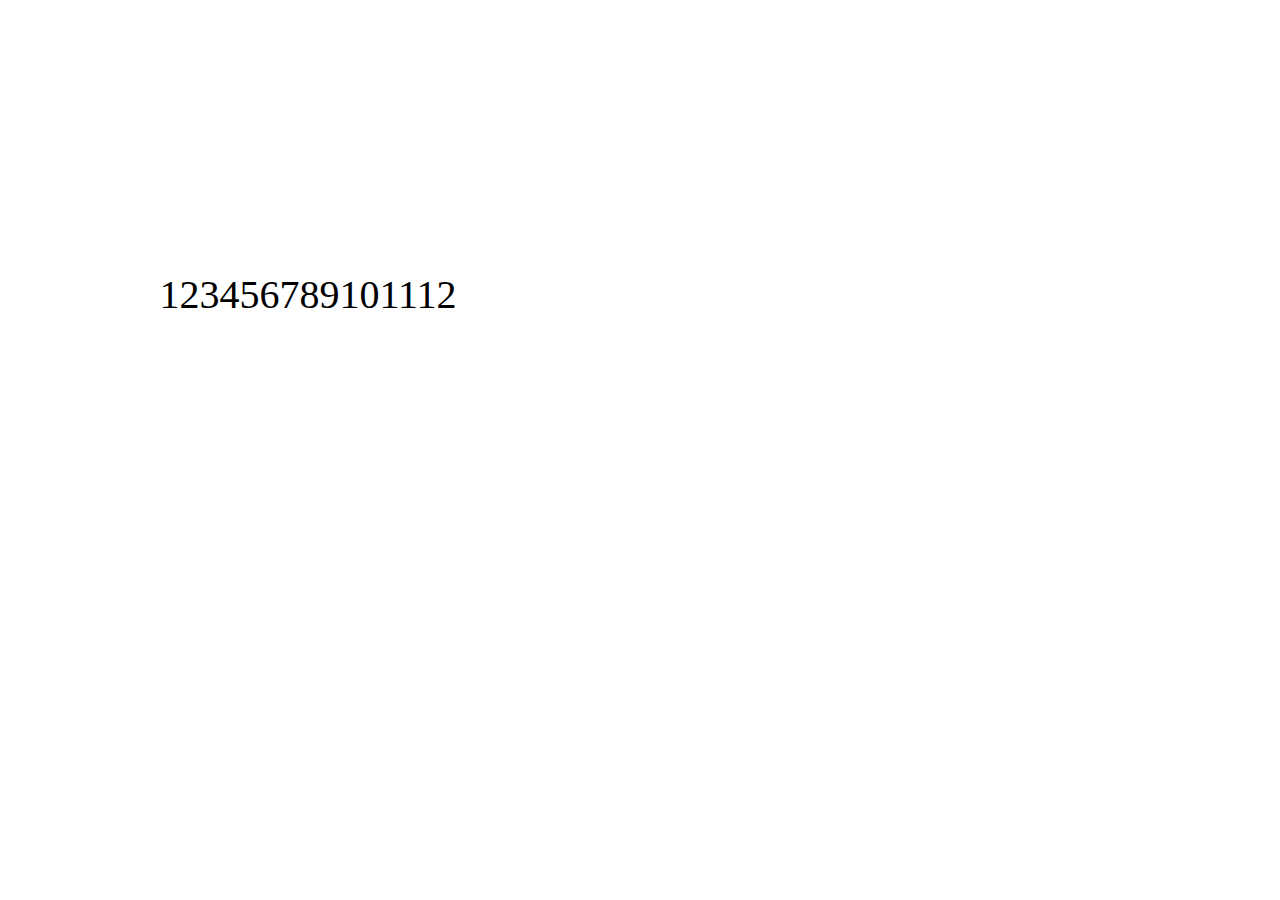
<file: Resources/Snap.svg-0.4.0/demos/clock/index.html>
<!DOCTYPE html>
<html lang="en">
    <head>
        <meta charset="utf-8">
        <meta name="copyright" content="Copyright © 2013 Adobe Systems Incorporated. All rights reserved.
 
 Licensed under the Apache License, Version 2.0 (the “License”);
 you may not use this file except in compliance with the License.
 You may obtain a copy of the License at
 
 http://www.apache.org/licenses/LICENSE-2.0
 
 Unless required by applicable law or agreed to in writing, software
 distributed under the License is distributed on an “AS IS” BASIS,
 WITHOUT WARRANTIES OR CONDITIONS OF ANY KIND, either express or implied.
 See the License for the specific language governing permissions and
 limitations under the License.">
        <title>Snap</title>
        <style media="screen">
        body {
            background: #fff;
        }
        </style>
        <script src="../../dist/snap.svg-min.js"></script>
        <script>
        window.onload = function () {
            var s = Snap(600, 600);
            var path = "",
                nums = s.text(300, 300, [1, 2, 3, 4, 5, 6, 7, 8, 9, 10, 11, 12]).attr({
                    font: "300 40px Helvetica Neue",
                    textAnchor: "middle"
                });
            for (var i = 0; i < 72; i++) {
                var r = i % 6 ? i % 3 ? 247 : 240 : 230,
                    sin = Math.sin(Snap.rad(5 * i)),
                    cos = Math.cos(Snap.rad(5 * i));
                path += "M" + [300 + 250 * cos, 300 + 250 * sin] + "L" + [300 + r * cos, 300 + r * sin];
                if (!(i % 6)) {
                    nums.select("tspan:nth-child(" + (i / 6 + 1) + ")").attr({
                        x: 300 + 200 * Math.cos(Snap.rad(5 * i - 60)),
                        y: 300 + 200 * Math.sin(Snap.rad(5 * i - 60)) + 15,
                    });
                }
            }
            var table = s.g(nums, s.path(path).attr({
                fill: "none",
                stroke: "#000",
                strokeWidth: 2
            })).attr({
                transform: "t0,210"
            });
            s.g(table).attr({
                clip: s.circle(300, 300, 100)
            });
            var hand = s.line(300, 200, 300, 400).attr({
                fill: "none",
                stroke: "#f63",
                strokeWidth: 2
            });
            s.circle(300, 300, 100).attr({
                stroke: "#000",
                strokeWidth: 10,
                fillOpacity: 0
            }).click(function () {
                Snap.animate(0, 360, function (val) {
                    table.transform("t" +
                    [
                        210 * Math.cos(Snap.rad(val + 90)), 
                        210 * Math.sin(Snap.rad(val + 90))
                    ]);
                    hand.transform("r" + [val, 300, 300]);
                }, 12000);
            });
            
        };
        </script>
    </head>
    <body>
    </body>
</html>
</file>
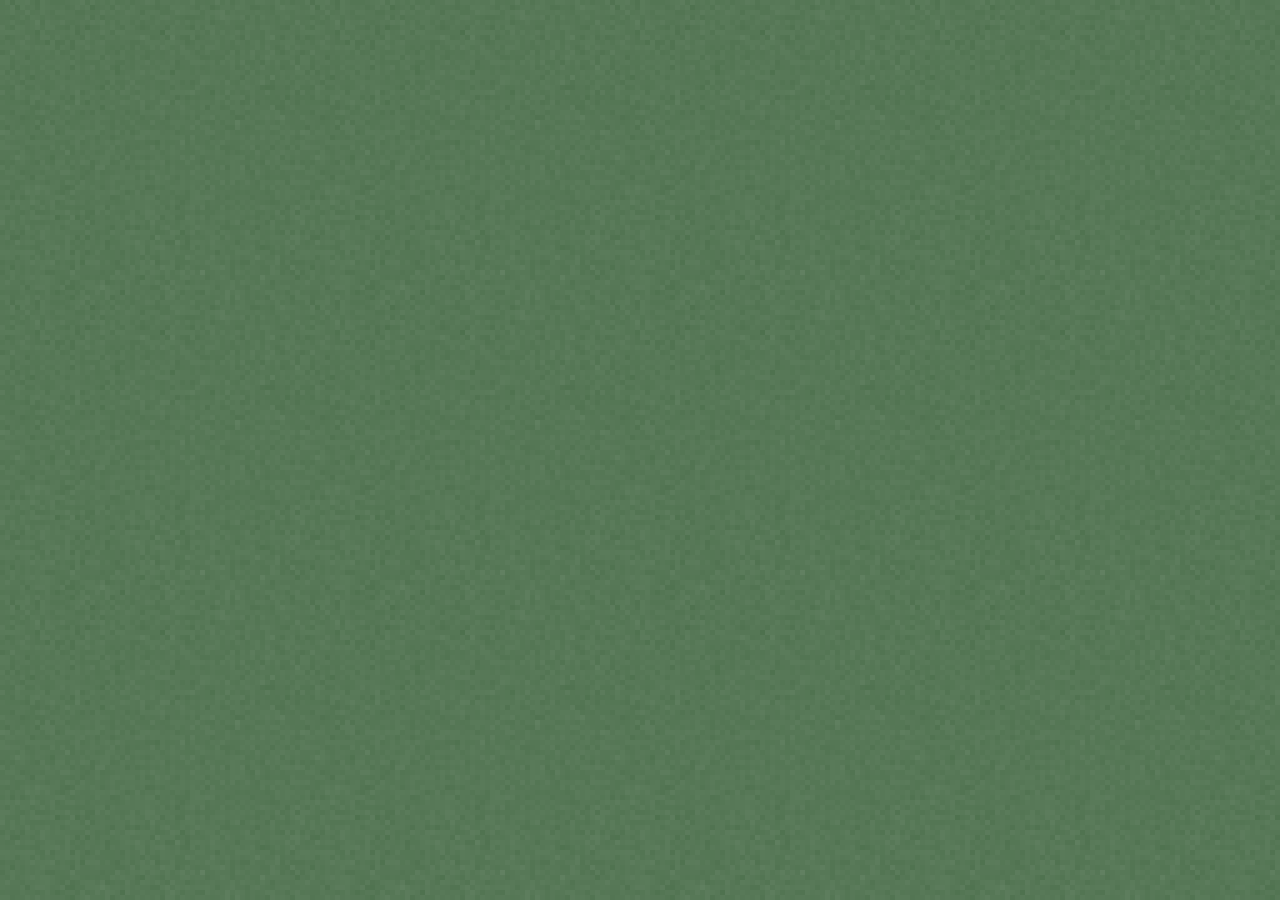
<file: Resources/Snap.svg-0.4.0/demos/pattern/index.html>
<!DOCTYPE html>
<html lang="en">
    <head>
        <meta charset="utf-8">
        <meta name="copyright" content="Copyright © 2013 Adobe Systems Incorporated. All rights reserved.
 
 Licensed under the Apache License, Version 2.0 (the “License”);
 you may not use this file except in compliance with the License.
 You may obtain a copy of the License at
 
 http://www.apache.org/licenses/LICENSE-2.0
 
 Unless required by applicable law or agreed to in writing, software
 distributed under the License is distributed on an “AS IS” BASIS,
 WITHOUT WARRANTIES OR CONDITIONS OF ANY KIND, either express or implied.
 See the License for the specific language governing permissions and
 limitations under the License.">
        <title>Snap</title>
        <style media="screen">
        body {
            background: #030 url("bg.png");
        }
        </style>
        <script src="../../dist/snap.svg-min.js"></script>
        <script>
        window.onload = function () {
            1
            var s = Snap("100%", 600);
            
            // 2
            // var c = s.circle(100, 100, 50);
            // 
            // 3
            // c.attr({
            //     fill: "#bada55",
            //     stroke: "#000",
            //     "stroke-width": 5
            // });
            // 
            // 4
            // var c2 = s.circle(70, 100, 40);
            // var g = s.group(c2, s.circle(130, 100, 40));
            // g.attr({
            //     fill: "#fff"
            // });
            // 
            // 5
            // c.attr({
            //     mask: g
            // });
            // 
            // 6
            // c2.animate({r: 25}, 1000);
            // 
            // 7
            // g.select("circle:nth-child(2)").animate({r: 25}, 1000);
            // 
            // 8
            // var p = s.path("M10-5-10,15M15,0,0,15M0-5-20,15").attr({
            //         fill: "none",
            //         stroke: "#bada55",
            //         strokeWidth: 5
            //     }).pattern(0, 0, 10, 10);
            // c.attr({
            //     fill: p
            // });
            // 
            // 9
            // g.attr({
            //     fill: Snap(document.getElementById("pattern"))
            // });
            // 
            // 10
            // g.attr({fill: "r()#fff-#000"});
            // 
            // 11
            // g.attr({fill: "R(100, 100, 50)#fff-#000"});
            // 
            // 12
            // p.select("path").animate({stroke: "#f00"}, 1000);
            // 
            // 13
            // Snap.load("demo-card.svg", function (f) {
            //     f.select("path[fill='#D40000']").attr({fill: "#bada55"});
            //     g = s.group(f.selectAll("path"));
            //     s.append(g);
            // 
            //     14
            //     g.attr({
            //         transform: "r45t100,0s.5"
            //     });
            //                 
            //     15
            //     console.log(g.attr("transform"));
            //                 
            //     16
            //     g.drag();
            // });
            // 
            // 17
            // s.text(200, 100, "Snap.SVG");
            // 
            // 18
            // var t = s.text(200, 120, ["S","n","a","p",".","S","V","G"]);
            // t.selectAll("tspan:nth-child(odd)").attr({
            //     fill: "#900",
            //     "font-size": "20px"
            // });
        };
        </script>
    </head>
    <body>
        <svg width="0" height="0">
            <pattern id="pattern" patternUnits="userSpaceOnUse" x="0" y="0" width="10" height="10" viewBox="0 0 10 10">
                <path d="M-5,0,10,15M0-5,15,10" stroke="white" stroke-width="5"/>
            </pattern>
        </svg>
    </body>
</html>
</file>
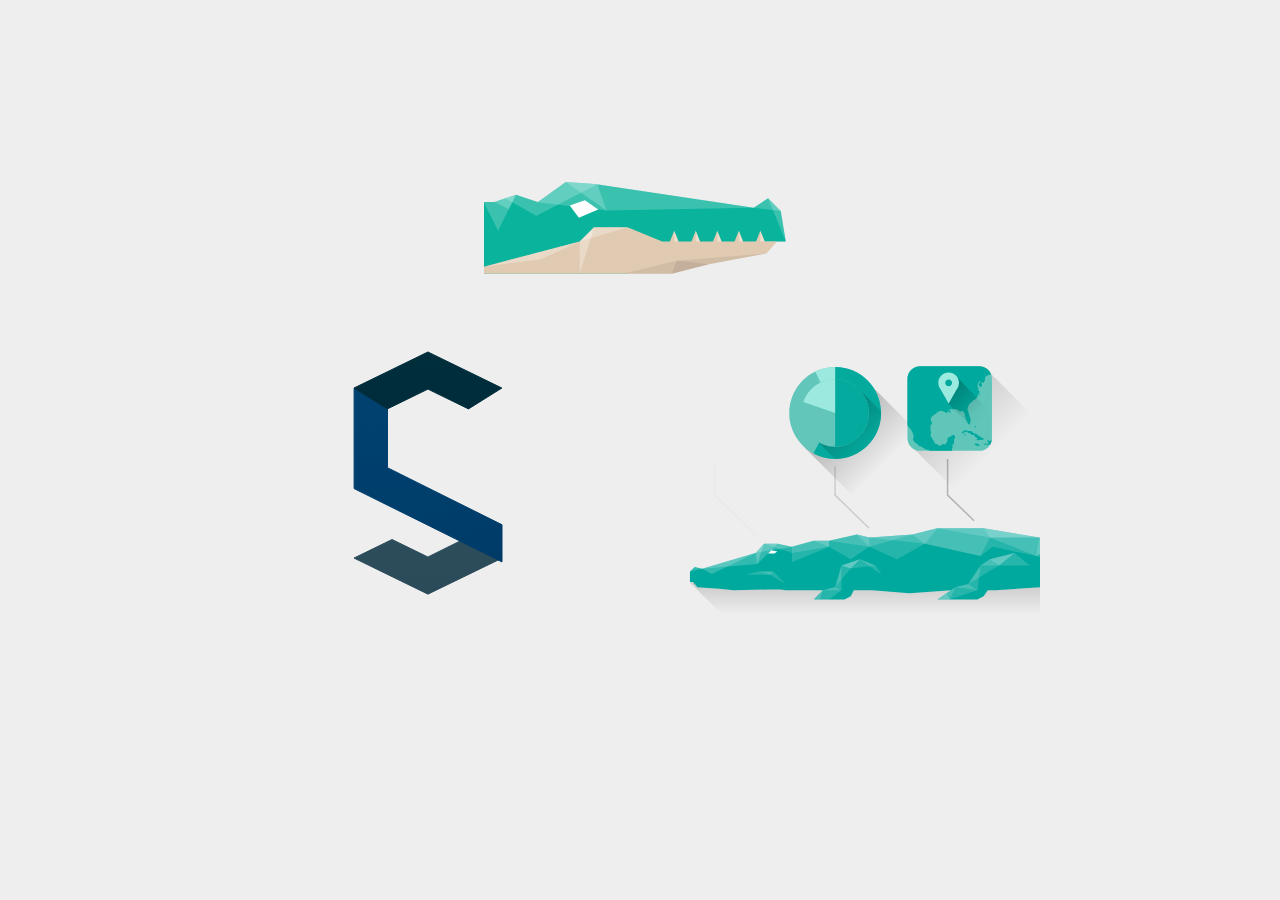
<file: Resources/Snap.svg-0.4.0/demos/snap-mascot/index.html>
<!DOCTYPE html>
<html lang="en">
    <head>
        <meta charset="utf-8">
        <meta name="copyright" content="Copyright © 2013 Adobe Systems Incorporated. All rights reserved.
 
 Licensed under the Apache License, Version 2.0 (the “License”);
 you may not use this file except in compliance with the License.
 You may obtain a copy of the License at
 
 http://www.apache.org/licenses/LICENSE-2.0
 
 Unless required by applicable law or agreed to in writing, software
 distributed under the License is distributed on an “AS IS” BASIS,
 WITHOUT WARRANTIES OR CONDITIONS OF ANY KIND, either express or implied.
 See the License for the specific language governing permissions and
 limitations under the License.">
        <title>Snap</title>
        <link rel="stylesheet" href="style.css">
    </head>
    <body>
        <iframe src="crocodile-1.html" ></iframe>
        <br>
        <iframe src="snap-logo.html" ></iframe>
        <iframe src="crocodile-2.html" ></iframe>
    </body>
</html>
</file>
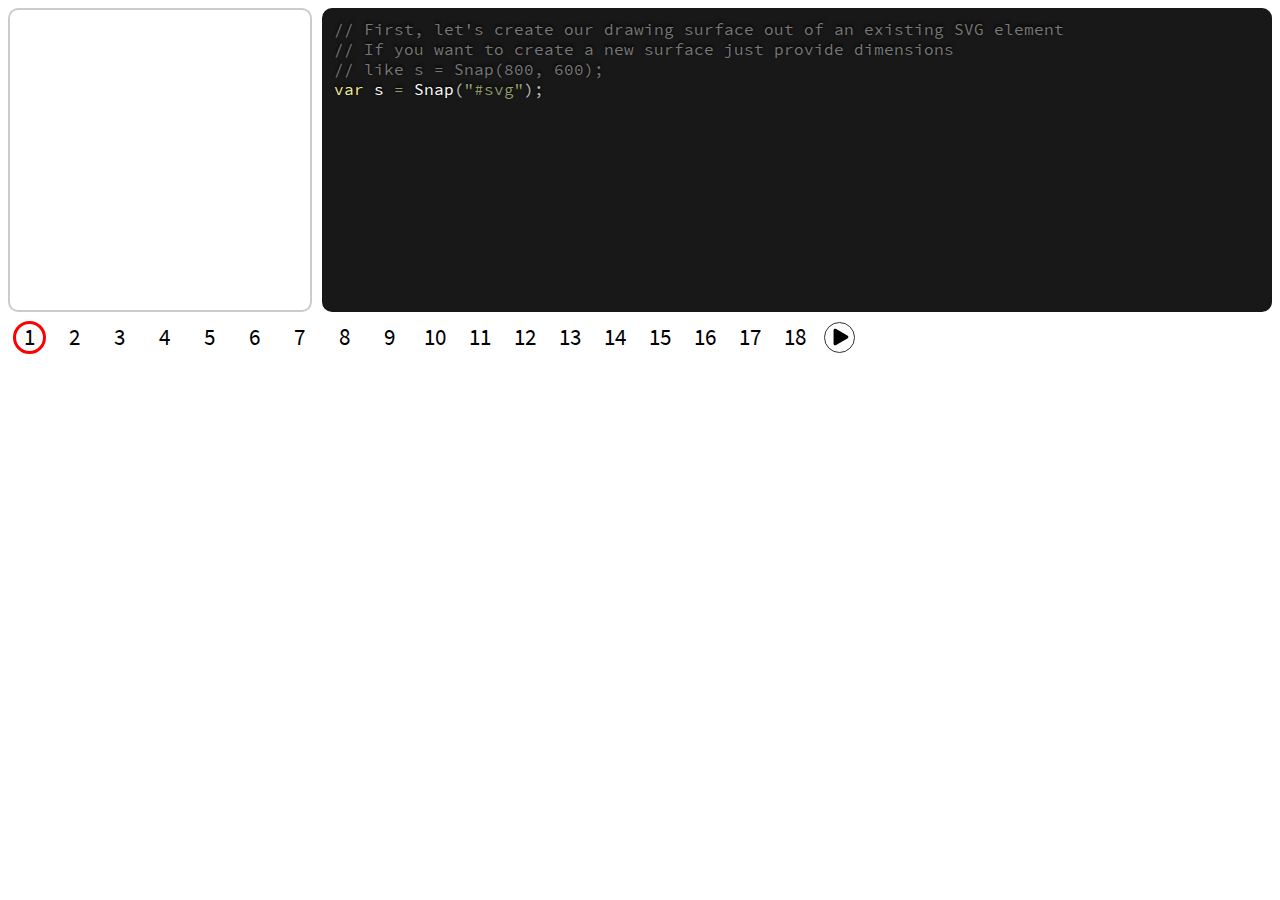
<file: Resources/Snap.svg-0.4.0/demos/tutorial/index.html>
<!DOCTYPE html>
<html lang="en">
    <head>
        <meta charset="utf-8">
        <title>Tutorial</title>
        <link rel="stylesheet" href="../../doc/fonts/stylesheet.css">
        <link rel="stylesheet" href="../../doc/css/prism.css">
        <style media="screen">
            pre.code {
                -moz-border-radius: 10px;
                -webkit-border-radius: 10px;
                border-radius: 10px;
                padding: 10px;
                height: 280px;
                overflow: auto;
                background: #181818;
                border: solid 2px #181818;
            }
            #codelines {
                display: none;
            }
            #svg {
                -moz-border-radius: 10px;
                -webkit-border-radius: 10px;
                border-radius: 10px;
                border: solid 2px #ccc;
                width: 300px;
                height: 300px;
                float: left;
                margin-right: 10px;
                font: 1em source-sans-pro, Source Sans Pro, Helvetica, sans-serif;
            }
        </style>
        <script src="../../dist/snap.svg-min.js"></script>
        <script src="../../doc/js/prism.js"></script>
        <script>
        var S;
        window.onload = function () {
            var s = Snap(850, 35);
            function chooser(s, count) {
                var loop = "M35,65a30,30,0,0,0,0-60a30,30,0,0,0,0,60",
                    line = "M35,65a30,30,0,0,0,0-60a30,30,0,0,0,0,60c30,0,60-60,90-60a30,30,0,0,1,0,60a30,30,0,0,1,0-60",
                    l1 = Snap.path.getTotalLength(loop),
                    l2 = Snap.path.getTotalLength(line),
                    cur = 1,
                    p = s.path({
                        path: loop,
                        fill: "none",
                        stroke: "#f00",
                        strokeWidth: 6,
                        strokeLinecap: "round"
                    });
                for (var i = 1; i <= count; i++) {
                    s.text(90 * i - 55, 49, i).attr({
                        font: "45px source-sans-pro, Source Sans Pro, Helvetica, sans-serif",
                        textAnchor: "middle"
                    });
                    (function (i) {
                        s.circle(90 * i - 55, 35, 40).attr({
                            opacity: 0
                        }).click(eve.f("tut.click", i - 1));
                    }(i));
                }
                s.path("M11.166,23.963L22.359,17.5c1.43-0.824,1.43-2.175,0-3L11.166,8.037c-1.429-0.826-2.598-0.15-2.598,1.5v12.926C8.568,24.113,9.737,24.789,11.166,23.963z").transform("t" + (90 * (count + 1) - 68) + ",18s2");
                var but = s.circle(90 * (count + 1) - 55, 35, 30).attr({
                    fillOpacity: 0,
                    stroke: "#333",
                    strokeWidth: 2
                });
                eve.on("tut.click", function (I) {
                    p.attr({
                        path: loop,
                        transform: "t" + (90 * I) + ",0"
                    });
                    cur = I + 1;
                });
                function frameHandler(frame) {
                    function anim() {
                        cur++;
                        if (cur > count) {
                            return;
                        }
                        if (typeof frame == "function") {
                            frame(cur);
                        }
                        Snap.animate(0, l2 - l1, function (val) {
                            p.attr({
                                path: Snap.path.getSubpath(line, val, val + l1)
                            });
                        }, 500, function () {
                            p.attr({
                                path: loop,
                                transform: p.transform() + "t90,0"
                            });
                        });
                    }
                    if (typeof frame == "function") {
                        but.click(anim);
                    } else {
                        anim();
                    }
                }
                return frameHandler;
            }
            var g = s.g();
            g.attr({
                transform: "s.5,.5,0,0"
            });
            var str = "",
                code = document.getElementById("code");
            var domcodelines = document.querySelectorAll("#codelines li"),
                codelines = [],
                replacers = {},
                lines = [],
                callback = function (i) {
                    lines = [];
                    for (var j = 1; j <= i; j++) {
                        replacers[j - 1] && lines.pop();
                        lines.push(codelines[j - 1]);
                    }
                    Snap("#svg").clear();
                    str = lines.join("\n");
                    eval(str);
                    code.innerHTML = Prism.highlight(str, Prism.languages.javascript);
                    code.parentNode.scrollTop = code.parentNode.scrollTopMax || 1e9;
                };
            for (var i = 0, ii = domcodelines.length; i < ii; i++) {
                codelines[i] = domcodelines[i].innerHTML;
                if (domcodelines[i].className == "replace") {
                    replacers[i] = true;
                }
            }
            callback(1);
            chooser(g, codelines.length)(callback);
            eve.on("tut.click", function (I) {
                callback(I + 1);
            });
        };
        </script>
    </head>
    <body>
        <ol id="codelines">
<li>// First, let's create our drawing surface out of an existing SVG element
// If you want to create a new surface just provide dimensions
// like s = Snap(800, 600);
var s = Snap("#svg");</li>
<li>// Let's create a big circle in the middle:
var bigCircle = s.circle(150, 150, 100);
// By default it is black, let's change its attributes</li>
<li>bigCircle.attr({
    fill: "#bada55",
    stroke: "#000",
    strokeWidth: 5
});</li>
<li>// Now let's create another small circle:
var smallCircle = s.circle(100, 150, 70);</li>
<li>// Let's put this small circle and another one into a group:
var discs = s.group(smallCircle, s.circle(200, 150, 70));</li>
<li>// Now we can change attributes for the whole group
discs.attr({
    fill: "#fff"
});</li>
<li>// Now more interesting stuff
// Let's assign this group as a mask for our big circle
bigCircle.attr({
    mask: discs
});</li>
<li>// Despite our small circle being part of a group
// and part of a mask we can still access it:
smallCircle.animate({r: 50}, 1000);</li>
<li>// We don’t have a reference for second small circle,
// but we can easily grab it with CSS selectors:
discs.select("circle:nth-child(2)").animate({r: 50}, 1000);</li>
<li>// Now let's create pattern
var p = s.path("M10-5-10,15M15,0,0,15M0-5-20,15").attr({
        fill: "none",
        stroke: "#bada55",
        strokeWidth: 5
    });
// To create a pattern,
// just specify dimensions in the pattern method:
p = p.pattern(0, 0, 10, 10);
// Then use it as a fill on the big circle
bigCircle.attr({
    fill: p
});</li>
<li>// We can also grab a pattern from an SVG
// already embedded into our page
discs.attr({
    fill: Snap("#pattern")
});</li>
<li>// Let's change the fill of the circles to gradient
// This string means relative radial gradient
// from white to black
discs.attr({fill: "r()#fff-#000"});
// Note that we have two gradients, one for each circle</li>
<li>// If we want them to share one gradient,
// we need to use an absolute gradient with capital R
discs.attr({fill: "R(150, 150, 100)#fff-#000"});</li>
<li>// Of course we can animate color as well
p.select("path").animate({stroke: "#f00"}, 1000);</li>
<li>// Now let's load an external SVG file:
Snap.load("mascot.svg", function (f) {
    // Note that we traverse and change attr before the SVG
    // is even added to the page
    f.select("polygon[fill='#09B39C']").attr({fill: "#bada55"});
    g = f.select("g");
    s.append(g);
    // Making croc draggable. Go ahead drag it around!
    g.drag();
    // Obviously drag could take event handlers too
    // Looks like our croc is made from more than one polygon...
});</li>
<li class="replace">// Now let's load an external SVG file:
Snap.load("mascot.svg", function (f) {
    // Note that we traverse and change attr before SVG
    // is even added to the page
    f.selectAll("polygon[fill='#09B39C']").attr({fill: "#bada55"});
    g = f.select("g");
    s.append(g);
    // Making croc draggable. Go ahead drag it around!
    g.drag();
    // Obviously drag could take event handlers too
    // That’s better! selectAll for the rescue.
});</li>
<li>// Writing text is as simple as:
s.text(200, 100, "Snap.svg");</li>
<li>// Provide an array of strings (or arrays), to generate tspans
var t = s.text(200, 120, ["Snap", ".", "svg"]);
t.selectAll("tspan:nth-child(3)").attr({
    fill: "#900",
    "font-size": "20px"
});</li>
        </ol>
        <svg id="svg"></svg>
        <pre class="javascript code"><code data-language="javascript" class="language-javascript" id="code"></code></pre>
        <svg width="0" height="0">
            <pattern id="pattern" patternUnits="userSpaceOnUse" x="0" y="0" width="10" height="10" viewBox="0 0 10 10">
                <path d="M-5,0,10,15M0-5,15,10" stroke="white" stroke-width="5"/>
            </pattern>
        </svg>
    </body>
</html>
</file>
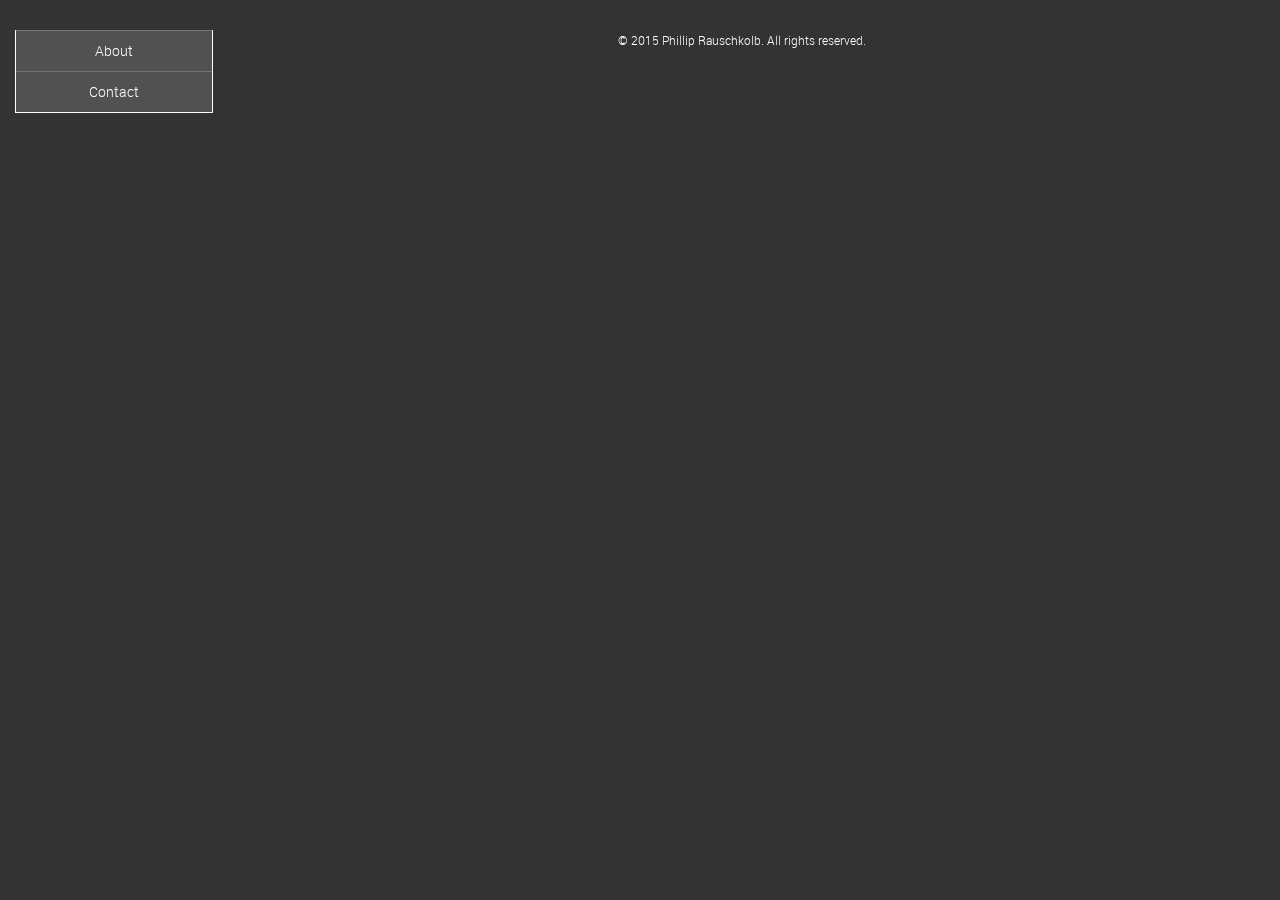
<file: index-old.html>
<!DOCTYPE html>
<!--[if lt IE 7]>      <html class="no-js lt-ie9 lt-ie8 lt-ie7"> <![endif]-->
<!--[if IE 7]>         <html class="no-js lt-ie9 lt-ie8"> <![endif]-->
<!--[if IE 8]>         <html class="no-js lt-ie9"> <![endif]-->
<!--[if gt IE 8]><!--> <html class="no-js"> <!--<![endif]-->
    <head>
        <meta charset="utf-8">
        <meta http-equiv="X-UA-Compatible" content="IE=edge">
        <title></title>
        <meta name="description" content="">
        <meta name="viewport" content="width=device-width, initial-scale=1">

        <!-- Place favicon.ico and apple-touch-icon.png in the root directory -->

        <link rel="stylesheet" href="css/bootstrap.min.css">
        <link rel="stylesheet" href="css/mediaelementplayer.css" />
        <link rel="stylesheet" href="css/main.css">
        <script src="js/vendor/modernizr-2.6.2.min.js"></script>
        <script src="//ajax.googleapis.com/ajax/libs/jquery/1.10.2/jquery.min.js"></script>
        <script>window.jQuery || document.write('<script src="js/vendor/jquery-1.10.2.min.js"><\/script>')</script>
        <script src="js/plugins.js"></script>
        <script src="js/bootstrap.min.js"></script>
        <script src="js/waypoint.js"></script>
        <script src="js/mediaelement-and-player.min.js"></script>

        
    </head>
    <body>
        <!--[if lt IE 7]>
            <p class="browsehappy">You are using an <strong>outdated</strong> browser. Please <a href="http://browsehappy.com/">upgrade your browser</a> to improve your experience.</p>
        <![endif]-->

        <!-- Add your site or application content here -->
        <div id="overlay"></div>

        <div class="container">
            <div class="row">
                
                <div class="col-md-2">
                    <div id="sidebar"></div>
                    <ul class="myNav">
                        <li><a href="">About</a></li>
                        <li><a href="">Contact</a></li>
                    </ul>
                </div>
                <div class="col-md-10">

                    <div id="contact"></div>

                    <div id="posts" class="clearfix"></div>
                
                    <div class="more-btn hidden">
                        <button class="btn btn-default btn-lg" id="loadMore">Load More</button>
                    </div>

                    <small>&copy; 2015 Phillip Rauschkolb. All rights reserved.</small>
                </div>
                

            </div>
        </div>

        
        <script src="js/main.js"></script>

    </body>
</html>
</file>
<file: Resources/ShapeHoverEffectSVG/css/demo.css>
@import url(http://fonts.googleapis.com/css?family=Lato:300,400,700);
@font-face {
	font-weight: normal;
	font-style: normal;
	font-family: 'codropsicons';
	src:url('../fonts/codropsicons/codropsicons.eot');
	src:url('../fonts/codropsicons/codropsicons.eot?#iefix') format('embedded-opentype'),
		url('../fonts/codropsicons/codropsicons.woff') format('woff'),
		url('../fonts/codropsicons/codropsicons.ttf') format('truetype'),
		url('../fonts/codropsicons/codropsicons.svg#codropsicons') format('svg');
}

*, *:after, *:before { -webkit-box-sizing: border-box; -moz-box-sizing: border-box; box-sizing: border-box; }

body {
	background: #333;
	color: #fff;
	font-weight: 400;
	font-size: 1em;
	font-family: 'Lato', Arial, sans-serif;
}

a, button {
	outline: none;
}

a {
	color: #f0f0f0;
	text-decoration: none;
}

a:hover, a:focus {
	color: #333;
}

.clearfix:before,
.clearfix:after {
	content: " ";
	display: table;
}
 
.clearfix:after {
	clear: both;
}

.codrops-header {
	margin: 0 auto;
	padding: 2em;
	text-align: center;
}

.codrops-header h1 {
	margin: 0;
	font-weight: 300;
	font-size: 2.5em;
	line-height: 1.3;
}

.codrops-header h1 span {
	display: block;
	padding: 0 0 0.6em 0.1em;
	font-size: 60%;
	opacity: 0.7;
}

/* To Navigation Style */
.codrops-top {
	width: 100%;
	text-transform: uppercase;
	font-weight: 700;
	font-size: 0.69em;
	line-height: 2.2;
}

.codrops-top a {
	display: inline-block;
	padding: 0 1em;
	text-decoration: none;
	letter-spacing: 1px;
}

.codrops-top span.right {
	float: right;
}

.codrops-top span.right a {
	display: block;
	float: left;
}

.codrops-icon:before {
	margin: 0 4px;
	text-transform: none;
	font-weight: normal;
	font-style: normal;
	font-variant: normal;
	font-family: 'codropsicons';
	line-height: 1;
	speak: none;
	-webkit-font-smoothing: antialiased;
}

.codrops-icon-drop:before {
	content: "\e001";
}

.codrops-icon-prev:before {
	content: "\e004";
}

/* Demo Buttons Style */
.codrops-demos {
	padding-top: 1em;
	font-size: 0.8em;
}

.codrops-demos a {
	display: inline-block;
	margin: 0.5em;
	padding: 0.7em 1.1em;
	outline: none;
	border: 2px solid #fff;
	color: #fff;
	text-decoration: none;
	text-transform: uppercase;
	letter-spacing: 1px;
	font-weight: 700;
}

.codrops-demos a:hover,
.codrops-demos a.current-demo,
.codrops-demos a.current-demo:hover {
	border-color: #333;
	color: #333;
}

.related {
	text-align: center;
	font-size: 1.5em;
}

@media screen and (max-width: 25em) {

	.codrops-icon span {
		display: none;
	}

}
</file>
<file: Resources/ShapeHoverEffectSVG/css/component.css>
/* Common style */
.grid {
	margin: 40px auto 120px;
	max-width: 1000px;
	width: 90%;
}

.grid a {
	float: left;
	max-width: 250px;
	width: 25%;
	color: #333;
}

.grid a:nth-child(odd) {
	margin: 30px 0 -30px 0;
}

.grid figure {
	position: relative;
	overflow: hidden;
	margin: 5px;
	background: #333;
}

.grid figure img {
	position: relative;
	display: block;
	width: 100%;
	opacity: 0.7;
	-webkit-transition: opacity 0.3s;
	transition: opacity 0.3s;
}

.grid figcaption {
	position: absolute;
	top: 0;
	z-index: 11;
	padding: 10px;
	width: 100%;
	height: 100%;
	text-align: center;
}

.grid figcaption h2 {
	margin: 0 0 20px 0;
	color: #3498db;
	text-transform: uppercase;
	letter-spacing: 1px;
	font-weight: 300;
	font-size: 130%;
	-webkit-transition: -webkit-transform 0.3s;
	transition: transform 0.3s;
}

.grid figcaption p {
	padding: 0 20px;
	color: #aaa;
	font-weight: 300;
	-webkit-transition: opacity 0.3s, -webkit-transform 0.3s;
	transition: opacity 0.3s, transform 0.3s;
}

.grid figcaption h2,
.grid figcaption p {
	-webkit-transform: translateY(50px);
	transform: translateY(50px);
}

.grid figure button {
	position: absolute;
	padding: 4px 20px;
	border: none;
	text-transform: uppercase;
	letter-spacing: 1px;
	font-weight: bold;
	-webkit-transition: opacity 0.3s, -webkit-transform 0.3s;
	transition: opacity 0.3s, transform 0.3s;
}

.grid figcaption,
.grid figcaption h2,
.grid figcaption p,
.grid figure button {
	-webkit-backface-visibility: hidden;
	backface-visibility: hidden;
}

/* Style for SVG */
.grid svg {
	position: absolute;
	top: -1px; /* fixes rendering issue in FF */
	z-index: 10;
	width: 100%;
	height: 100%;
}

.grid svg path {
	fill: #fff;
}

/* Hover effects */
.grid a:hover figure img {
	opacity: 1;
}

.grid a:hover figcaption h2,
.grid a:hover figcaption p {
	-webkit-transform: translateY(0);
	transform: translateY(0);
}

.grid a:hover figcaption p {
	opacity: 0;
}

/* Individual styles */
.demo-1 body {
	background: #3498db;
}

.demo-1 .grid figure button,
.demo-3 .grid figure button {
	top: 50%;
	left: 50%;
	border: 3px solid #fff;
	background: transparent;
	color: #fff;
	opacity: 0;
	-webkit-transform: translateY(-50%) translateX(-50%) scale(0.25);
	transform: translateY(-50%) translateX(-50%) scale(0.25);
}

.demo-1 .grid a:hover figure button,
.demo-3 .grid a:hover figure button {
	opacity: 1;
	-webkit-transform: translateY(-50%) translateX(-50%) scale(1);
	transform: translateY(-50%) translateX(-50%) scale(1);
}

.demo-2 body {
	background: #e74c3c;
}

.demo-2 .grid figcaption h2 {
	color: #e74c3c;
}

.demo-2 .grid figcaption p {
	-webkit-transition-delay: 0.05s;
	transition-delay: 0.05s;
}

.demo-2 .grid figure button {
	bottom: 0;
	left: 0;
	padding: 15px;
	width: 100%;
	background: #fff;
	color: #333;
	font-weight: 300;
	-webkit-transform: translateY(100%);
	transform: translateY(100%);
}

.demo-2 .grid a:hover figure button {
	-webkit-transition-timing-function: ease-out;
	transition-timing-function: ease-out;
	-webkit-transform: translateY(0);
	transform: translateY(0);
}

.demo-2 .grid figcaption h2, 
.demo-2 .grid figcaption p,
.demo-3 .grid figcaption h2,
.demo-3 .grid figcaption p {
	-webkit-transition-timing-function: cubic-bezier(0.250, 0.250, 0.115, 1); /* older webkit */
	-webkit-transition-timing-function: cubic-bezier(0.250, 0.250, 0.115, 1.445);
	timing-function: cubic-bezier(0.250, 0.250, 0.115, 1.445);
}

.demo-2 .grid a:hover figcaption p,
.demo-3 .grid a:hover figcaption p {
	-webkit-transition-delay: 0s;
	transition-delay: 0s;
	-webkit-transition-duration: 0.1s;
	transition-duration: 0.1s;
}

.demo-3 body {
	background: #52be7f;
}

.demo-3 .grid figcaption h2 {
	color: #52be7f;
}

.demo-3 .grid a:hover figcaption h2 {
	-webkit-transform: translateY(5px);
	transform: translateY(5px);
}

/* Media Queries */
/* Let's redefine the width of each anchor and the margins */

@media screen and (max-width: 58em) {
	.grid a {
		width: 33.333%;
	}

	.grid a:nth-child(odd) {
		margin: 0;
	}

	.grid a:nth-child(3n-1) {
		margin: 30px 0 -30px 0;
	}
}

@media screen and (max-width: 45em) {
	.grid {
		max-width: 500px;
	}

	.grid a {
		width: 50%;
	}

	.grid a:nth-child(3n-1) {
		margin: 0;
	}

	.grid a:nth-child(even) {
		margin: 30px 0 -30px 0;
	}


	.grid figcaption h2 {
		margin-bottom: 0px;
		-webkit-transform: translateY(30px);
		transform: translateY(30px);
	}

	.grid figcaption p {
		margin: 0;
		padding: 0 10px;
	}
}

@media screen and (max-width: 27em) {
	.grid {
		max-width: 250px;
	}

	.grid a {
		width: 100%;
	}

	.grid a:nth-child(even) {
		margin: 0;
	}
}
</file>
<file: Resources/Snap.svg-0.4.0/demos/snap-mascot/style.css>
html {
    overflow: hidden;
}

body {
    background: #eee;
    text-align: center;
}

svg {
    display: inline-block;
}

iframe {
    display: inline-block;
    border: none;
    height: 300px;
    width: 400px;
    margin: 10px;
}
</file>
<file: Resources/Snap.svg-0.4.0/doc/fonts/stylesheet.css>
@font-face {
    font-family: 'source-sans-pro';
    src: url('sourcesanspro-light-webfont.eot');
    src: url('sourcesanspro-light-webfont.eot?#iefix') format('embedded-opentype'),
         url('sourcesanspro-light-webfont.woff') format('woff'),
         url('sourcesanspro-light-webfont.ttf') format('truetype'),
         url('sourcesanspro-light-webfont.svg#source_sans_prolight') format('svg');
    font-weight: 300;
    font-style: normal;

}




@font-face {
    font-family: 'source-sans-pro';
    src: url('sourcesanspro-regular-webfont.eot');
    src: url('sourcesanspro-regular-webfont.eot?#iefix') format('embedded-opentype'),
         url('sourcesanspro-regular-webfont.woff') format('woff'),
         url('sourcesanspro-regular-webfont.ttf') format('truetype'),
         url('sourcesanspro-regular-webfont.svg#source_sans_proregular') format('svg');
    font-weight: 400;
    font-style: normal;

}




@font-face {
    font-family: 'source-sans-pro';
    src: url('sourcesanspro-semibold-webfont.eot');
    src: url('sourcesanspro-semibold-webfont.eot?#iefix') format('embedded-opentype'),
         url('sourcesanspro-semibold-webfont.woff') format('woff'),
         url('sourcesanspro-semibold-webfont.ttf') format('truetype'),
         url('sourcesanspro-semibold-webfont.svg#source_sans_prosemibold') format('svg');
    font-weight: 600;
    font-style: normal;

}




@font-face {
    font-family: 'source-code-pro';
    src: url('sourcecodepro-regular-webfont.eot');
    src: url('sourcecodepro-regular-webfont.eot?#iefix') format('embedded-opentype'),
         url('sourcecodepro-regular-webfont.woff') format('woff'),
         url('sourcecodepro-regular-webfont.ttf') format('truetype'),
         url('sourcecodepro-regular-webfont.svg#source_code_proregular') format('svg');
    font-weight: normal;
    font-style: normal;

}
</file>
<file: Resources/Snap.svg-0.4.0/doc/css/prism.css>
/**
 * prism.js Twilight theme
 * Based (more or less) on the Twilight theme originally of Textmate fame.
 * @author Remy Bach
 */
code[class*="language-"],
pre[class*="language-"] {
	color: white;
	direction: ltr;
	font-family: source-code-pro, Consolas, Monaco, 'Andale Mono', monospace;
	text-align: left;
	text-shadow: 0 -.1em .2em black;
	white-space: pre;
	word-spacing: normal;
	
	-moz-tab-size: 4;
	-o-tab-size: 4;
	tab-size: 4;
	
	-webkit-hyphens: none;
	-moz-hyphens: none;
	-ms-hyphens: none;
	hyphens: none;
}

pre[class*="language-"],
:not(pre) > code[class*="language-"] {
	background:#181818;
}

/* Code blocks */
pre[class*="language-"] {
	margin: .5em 0;
	overflow: auto;
}
pre[class*="language-"]::selection { /* Safari */
	background:hsl(200, 4%, 16%); /* #282A2B */
}
pre[class*="language-"]::selection { /* Firefox */
	background:hsl(200, 4%, 16%); /* #282A2B */
}

/* Inline code */
:not(pre) > code[class*="language-"] {
	border-radius: .3em;
	border: .13em solid hsl(0,0%,33%); /* #545454 */
	box-shadow: 1px 1px .3em -.1em black inset;
	padding: .15em .2em .05em;
}

.token.comment,
.token.prolog,
.token.doctype,
.token.cdata {
	color: hsl(0, 0%, 47%); /* #777777 */
}

.token.punctuation {
	opacity: .7;
}

.namespace {
	opacity: .7;
}

.token.tag,
.token.boolean,
.token.number {
	color: hsl(14, 58%, 55%); /* #CF6A4C */
}

.token.keyword,
.token.property,
.token.selector {
	color:hsl(53, 89%, 79%); /* #F9EE98 */
}
.token.attr-name,
.token.attr-value,
.token.string,
.token.operator,
.token.entity,
.token.url,
.language-css .token.string,
.style .token.string {
	color:hsl(76, 21%, 52%); /* #8F9D6A */
}

.token.atrule {
	color:hsl(218, 22%, 55%); /* #7587A6 */
}

.token.regex,
.token.important {
	color: hsl(42, 75%, 65%); /* #E9C062 */
}

.token.important {
	font-weight: bold;
}

.token.entity {
	cursor: help;
}
pre[data-line] {
	padding: 1em 0 1em 3em;
	position: relative;
}

/* Markup */
.language-markup .token.tag,
.language-markup .token.attr-name,
.language-markup .token.punctuation  {
	color: hsl(33, 33%, 52%); /* #AC885B */
}

/* Text Selection colour */
::selection {
	background: hsla(0,0%,93%,0.15); /* #EDEDED */
}
::-moz-selection {
	background: hsla(0,0%,93%,0.15); /* #EDEDED */
}

/* Make the tokens sit above the line highlight so the colours don't look faded. */
.token {
	position:relative;
	z-index:1;
}
.line-highlight {
	background: -moz-linear-gradient(left, hsla(0, 0%, 33%,.1) 70%, hsla(0, 0%, 33%,0)); /* #545454 */
	background: -o-linear-gradient(left, hsla(0, 0%, 33%,.1) 70%, hsla(0, 0%, 33%,0)); /* #545454 */
	background: -webkit-linear-gradient(left, hsla(0, 0%, 33%,.1) 70%, hsla(0, 0%, 33%,0)); /* #545454 */
	background: hsla(0, 0%, 33%, 0.25); /* #545454 */
	background: linear-gradient(left, hsla(0, 0%, 33%,.1) 70%, hsla(0, 0%, 33%,0)); /* #545454 */
	border-bottom:1px dashed hsl(0, 0%, 33%); /* #545454 */
	border-top:1px dashed hsl(0, 0%, 33%); /* #545454 */
	left: 0;
	line-height: inherit;
	margin-top: 0.75em; /* Same as .prism’s padding-top */
	padding: inherit 0;
	pointer-events: none;
	position: absolute;
	right: 0;
	white-space: pre;
	z-index:0;
}
.line-highlight:before,
.line-highlight[data-end]:after {
	background-color: hsl(215, 15%, 59%); /* #8794A6 */
	border-radius: 999px;
	box-shadow: 0 1px white;
	color: hsl(24, 20%, 95%); /* #F5F2F0 */
	content: attr(data-start);
	font: bold 65%/1.5 sans-serif;
	left: .6em;
	min-width: 1em;
	padding: 0 .5em;
	position: absolute;
	text-align: center;
	text-shadow: none;
	top: .4em;
	vertical-align: .3em;
}
.line-highlight[data-end]:after {
	bottom: .4em;
	content: attr(data-end);
	top: auto;
}
</file>
<file: css/mediaelementplayer.css>
.mejs-offscreen{
/* Accessibility: hide screen reader texts (and prefer "top" for RTL languages). */
	position: absolute !important;
	top: -10000px;
	left: -10000px;
	overflow: hidden;
	width: 1px;
	height: 1px;
}

.mejs-container {
	position: relative;
	background: #000;
	font-family: Helvetica, Arial;
	text-align: left;
	vertical-align: top;
	text-indent: 0;
}

.me-plugin {
	position: absolute;
}

.mejs-embed, .mejs-embed body {
	width: 100%;
	height: 100%;
	margin: 0;
	padding: 0;
	background: #000;
	overflow: hidden;
}

.mejs-fullscreen {
	/* set it to not show scroll bars so 100% will work */
	overflow: hidden !important;
}

.mejs-container-fullscreen {
	position: fixed;
	left: 0;
	top: 0;
	right: 0;
	bottom: 0;
	overflow: hidden;
	z-index: 1000;
}
.mejs-container-fullscreen .mejs-mediaelement,
.mejs-container-fullscreen video {
	width: 100%;
	height: 100%;
}

.mejs-clear {
	clear: both;
}

/* Start: LAYERS */
.mejs-background {
	position: absolute;
	top: 0;
	left: 0;
}

.mejs-mediaelement {
	position: absolute;
	top: 0;
	left: 0;
	width: 100%;
	height: 100%;
}

.mejs-poster {
	position: absolute;
	top: 0;
	left: 0;
	background-size: contain ;
	background-position: 50% 50% ;
	background-repeat: no-repeat ;
}
:root .mejs-poster img {
	display: none ;
}

.mejs-poster img {
	border: 0;
	padding: 0;
	border: 0;
}

.mejs-overlay {
	position: absolute;
	top: 0;
	left: 0;
}

.mejs-overlay-play {
	cursor: pointer;
}

.mejs-overlay-button {
	position: absolute;
	top: 50%;
	left: 50%;
	width: 100px;
	height: 100px;
	margin: -50px 0 0 -50px;
	background: url(bigplay.svg) no-repeat;
}

.no-svg .mejs-overlay-button {
	background-image: url(bigplay.png);
}

.mejs-overlay:hover .mejs-overlay-button {
	background-position: 0 -100px ;
}

.mejs-overlay-loading {
	position: absolute;
	top: 50%;
	left: 50%;
	width: 80px;
	height: 80px;
	margin: -40px 0 0 -40px;
	background: #333;
	background: url(background.png);
	background: rgba(0, 0, 0, 0.9);
	background: -webkit-gradient(linear, 0% 0%, 0% 100%, from(rgba(50,50,50,0.9)), to(rgba(0,0,0,0.9)));
	background: -webkit-linear-gradient(top, rgba(50,50,50,0.9), rgba(0,0,0,0.9));
	background: -moz-linear-gradient(top, rgba(50,50,50,0.9), rgba(0,0,0,0.9));
	background: -o-linear-gradient(top, rgba(50,50,50,0.9), rgba(0,0,0,0.9));
	background: -ms-linear-gradient(top, rgba(50,50,50,0.9), rgba(0,0,0,0.9));
	background: linear-gradient(rgba(50,50,50,0.9), rgba(0,0,0,0.9));
}

.mejs-overlay-loading span {
	display: block;
	width: 80px;
	height: 80px;
	background: transparent url(loading.gif) 50% 50% no-repeat;
}

/* End: LAYERS */

/* Start: CONTROL BAR */
.mejs-container .mejs-controls {
	position: absolute;
	list-style-type: none;
	margin: 0;
	padding: 0;
	bottom: 0;
	left: 0;
	background: url(background.png);
	background: rgba(0, 0, 0, 0.7);
	background: -webkit-gradient(linear, 0% 0%, 0% 100%, from(rgba(50,50,50,0.7)), to(rgba(0,0,0,0.7)));
	background: -webkit-linear-gradient(top, rgba(50,50,50,0.7), rgba(0,0,0,0.7));
	background: -moz-linear-gradient(top, rgba(50,50,50,0.7), rgba(0,0,0,0.7));
	background: -o-linear-gradient(top, rgba(50,50,50,0.7), rgba(0,0,0,0.7));
	background: -ms-linear-gradient(top, rgba(50,50,50,0.7), rgba(0,0,0,0.7));
	background: linear-gradient(rgba(50,50,50,0.7), rgba(0,0,0,0.7));
	height: 30px;
	width: 100%;
}
.mejs-container .mejs-controls  div {
	list-style-type: none;
	background-image: none;
	display: block;
	float: left;
	margin: 0;
	padding: 0;
	width: 26px;
	height: 26px;
	font-size: 11px;
	line-height: 11px;
	font-family: Helvetica, Arial;
	border: 0;
}

.mejs-controls .mejs-button button {
	cursor: pointer;
	display: block;
	font-size: 0;
	line-height: 0;
	text-decoration: none;
	margin: 7px 5px;
	padding: 0;
	position: absolute;
	height: 16px;
	width: 16px;
	border: 0;
	background: transparent url(controls.svg) no-repeat;
}

.no-svg .mejs-controls .mejs-button button {
	background-image: url(controls.png);
}

	/* :focus for accessibility */
.mejs-controls .mejs-button button:focus {
	outline: dotted 1px #999;
}

/* End: CONTROL BAR */

/* Start: Time (Current / Duration) */
.mejs-container .mejs-controls .mejs-time {
	color: #fff;
	display: block;
	height: 17px;
	width: auto;
	padding: 10px 3px 0 3px ;
	overflow: hidden;
	text-align: center;
	-moz-box-sizing: content-box;
	-webkit-box-sizing: content-box;
	box-sizing: content-box;
}

.mejs-container .mejs-controls .mejs-time a {
	color: #fff;
	font-size: 11px;
	line-height: 12px;
	display: block;
	float: left;
	margin: 1px 2px 0 0;
	width: auto;
}
/* End: Time (Current / Duration) */

/* Start: Play/Pause/Stop */
.mejs-controls .mejs-play button {
	background-position: 0 0;
}

.mejs-controls .mejs-pause button {
	background-position: 0 -16px;
}

.mejs-controls .mejs-stop button {
	background-position: -112px 0;
}
/* Start: Play/Pause/Stop */

/* Start: Progress Bar */
.mejs-controls div.mejs-time-rail {
	direction: ltr;
	width: 200px;
	padding-top: 5px;
}

.mejs-controls .mejs-time-rail span, .mejs-controls .mejs-time-rail a {
	display: block;
	position: absolute;
	width: 180px;
	height: 10px;
	-webkit-border-radius: 2px;
	-moz-border-radius: 2px;
	border-radius: 2px;
	cursor: pointer;
}

.mejs-controls .mejs-time-rail .mejs-time-total {
	margin: 5px;
	background: #333;
	background: rgba(50,50,50,0.8);
	background: -webkit-gradient(linear, 0% 0%, 0% 100%, from(rgba(30,30,30,0.8)), to(rgba(60,60,60,0.8)));
	background: -webkit-linear-gradient(top, rgba(30,30,30,0.8), rgba(60,60,60,0.8));
	background: -moz-linear-gradient(top, rgba(30,30,30,0.8), rgba(60,60,60,0.8));
	background: -o-linear-gradient(top, rgba(30,30,30,0.8), rgba(60,60,60,0.8));
	background: -ms-linear-gradient(top, rgba(30,30,30,0.8), rgba(60,60,60,0.8));
	background: linear-gradient(rgba(30,30,30,0.8), rgba(60,60,60,0.8));
}

.mejs-controls .mejs-time-rail .mejs-time-buffering {
	width: 100%;
	background-image: -o-linear-gradient(-45deg, rgba(255, 255, 255, 0.15) 25%, transparent 25%, transparent 50%, rgba(255, 255, 255, 0.15) 50%, rgba(255, 255, 255, 0.15) 75%, transparent 75%, transparent);
	background-image: -webkit-gradient(linear, 0 100%, 100% 0, color-stop(0.25, rgba(255, 255, 255, 0.15)), color-stop(0.25, transparent), color-stop(0.5, transparent), color-stop(0.5, rgba(255, 255, 255, 0.15)), color-stop(0.75, rgba(255, 255, 255, 0.15)), color-stop(0.75, transparent), to(transparent));
	background-image: -webkit-linear-gradient(-45deg, rgba(255, 255, 255, 0.15) 25%, transparent 25%, transparent 50%, rgba(255, 255, 255, 0.15) 50%, rgba(255, 255, 255, 0.15) 75%, transparent 75%, transparent);
	background-image: -moz-linear-gradient(-45deg, rgba(255, 255, 255, 0.15) 25%, transparent 25%, transparent 50%, rgba(255, 255, 255, 0.15) 50%, rgba(255, 255, 255, 0.15) 75%, transparent 75%, transparent);
	background-image: -ms-linear-gradient(-45deg, rgba(255, 255, 255, 0.15) 25%, transparent 25%, transparent 50%, rgba(255, 255, 255, 0.15) 50%, rgba(255, 255, 255, 0.15) 75%, transparent 75%, transparent);
	background-image: linear-gradient(-45deg, rgba(255, 255, 255, 0.15) 25%, transparent 25%, transparent 50%, rgba(255, 255, 255, 0.15) 50%, rgba(255, 255, 255, 0.15) 75%, transparent 75%, transparent);
	-webkit-background-size: 15px 15px;
	-moz-background-size: 15px 15px;
	-o-background-size: 15px 15px;
	background-size: 15px 15px;
	-webkit-animation: buffering-stripes 2s linear infinite;
	-moz-animation: buffering-stripes 2s linear infinite;
	-ms-animation: buffering-stripes 2s linear infinite;
	-o-animation: buffering-stripes 2s linear infinite;
	animation: buffering-stripes 2s linear infinite;
}

@-webkit-keyframes buffering-stripes { from {background-position: 0 0;} to {background-position: 30px 0;} }
@-moz-keyframes buffering-stripes { from {background-position: 0 0;} to {background-position: 30px 0;} }
@-ms-keyframes buffering-stripes { from {background-position: 0 0;} to {background-position: 30px 0;} }
@-o-keyframes buffering-stripes { from {background-position: 0 0;} to {background-position: 30px 0;} }
@keyframes buffering-stripes { from {background-position: 0 0;} to {background-position: 30px 0;} }

.mejs-controls .mejs-time-rail .mejs-time-loaded {
	background: #3caac8;
	background: rgba(60,170,200,0.8);
	background: -webkit-gradient(linear, 0% 0%, 0% 100%, from(rgba(44,124,145,0.8)), to(rgba(78,183,212,0.8)));
	background: -webkit-linear-gradient(top, rgba(44,124,145,0.8), rgba(78,183,212,0.8));
	background: -moz-linear-gradient(top, rgba(44,124,145,0.8), rgba(78,183,212,0.8));
	background: -o-linear-gradient(top, rgba(44,124,145,0.8), rgba(78,183,212,0.8));
	background: -ms-linear-gradient(top, rgba(44,124,145,0.8), rgba(78,183,212,0.8));
	background: linear-gradient(rgba(44,124,145,0.8), rgba(78,183,212,0.8));
	width: 0;
}

.mejs-controls .mejs-time-rail .mejs-time-current {
	background: #fff;
	background: rgba(255,255,255,0.8);
	background: -webkit-gradient(linear, 0% 0%, 0% 100%, from(rgba(255,255,255,0.9)), to(rgba(200,200,200,0.8)));
	background: -webkit-linear-gradient(top, rgba(255,255,255,0.9), rgba(200,200,200,0.8));
	background: -moz-linear-gradient(top, rgba(255,255,255,0.9), rgba(200,200,200,0.8));
	background: -o-linear-gradient(top, rgba(255,255,255,0.9), rgba(200,200,200,0.8));
	background: -ms-linear-gradient(top, rgba(255,255,255,0.9), rgba(200,200,200,0.8));
	background: linear-gradient(rgba(255,255,255,0.9), rgba(200,200,200,0.8));
	width: 0;
}

.mejs-controls .mejs-time-rail .mejs-time-handle {
	display: none;
	position: absolute;
	margin: 0;
	width: 10px;
	background: #fff;
	-webkit-border-radius: 5px;
	-moz-border-radius: 5px;
	border-radius: 5px;
	cursor: pointer;
	border: solid 2px #333;
	top: -2px;
	text-align: center;
}

.mejs-controls .mejs-time-rail .mejs-time-float {
	position: absolute;
	display: none;
	background: #eee;
	width: 36px;
	height: 17px;
	border: solid 1px #333;
	top: -26px;
	margin-left: -18px;
	text-align: center;
	color: #111;
}

.mejs-controls .mejs-time-rail .mejs-time-float-current {
	margin: 2px;
	width: 30px;
	display: block;
	text-align: center;
	left: 0;
}

.mejs-controls .mejs-time-rail .mejs-time-float-corner {
	position: absolute;
	display: block;
	width: 0;
	height: 0;
	line-height: 0;
	border: solid 5px #eee;
	border-color: #eee transparent transparent transparent;
	-webkit-border-radius: 0;
	-moz-border-radius: 0;
	border-radius: 0;
	top: 15px;
	left: 13px;
}

.mejs-long-video .mejs-controls .mejs-time-rail .mejs-time-float {
	width: 48px;
}

.mejs-long-video .mejs-controls .mejs-time-rail .mejs-time-float-current {
	width: 44px;
}

.mejs-long-video .mejs-controls .mejs-time-rail .mejs-time-float-corner {
	left: 18px;
}

/*
.mejs-controls .mejs-time-rail:hover .mejs-time-handle {
	visibility:visible;
}
*/
/* End: Progress Bar */

/* Start: Fullscreen */
.mejs-controls .mejs-fullscreen-button button {
	background-position: -32px 0;
}

.mejs-controls .mejs-unfullscreen button {
	background-position: -32px -16px;
}
/* End: Fullscreen */


/* Start: Mute/Volume */
.mejs-controls .mejs-volume-button {
}

.mejs-controls .mejs-mute button {
	background-position: -16px -16px;
}

.mejs-controls .mejs-unmute button {
	background-position: -16px 0;
}

.mejs-controls .mejs-volume-button {
	position: relative;
}

.mejs-controls .mejs-volume-button .mejs-volume-slider {
	display: none;
	height: 115px;
	width: 25px;
	background: url(background.png);
	background: rgba(50, 50, 50, 0.7);
	-webkit-border-radius: 0;
	-moz-border-radius: 0;
	border-radius: 0;
	top: -115px;
	left: 0;
	z-index: 1;
	position: absolute;
	margin: 0;
}

.mejs-controls .mejs-volume-button:hover {
	-webkit-border-radius: 0 0 4px 4px;
	-moz-border-radius: 0 0 4px 4px;
	border-radius: 0 0 4px 4px;
}

/*
.mejs-controls .mejs-volume-button:hover .mejs-volume-slider {
	display: block;
}
*/

.mejs-controls .mejs-volume-button .mejs-volume-slider .mejs-volume-total {
	position: absolute;
	left: 11px;
	top: 8px;
	width: 2px;
	height: 100px;
	background: #ddd;
	background: rgba(255, 255, 255, 0.5);
	margin: 0;
}

.mejs-controls .mejs-volume-button .mejs-volume-slider .mejs-volume-current {
	position: absolute;
	left: 11px;
	top: 8px;
	width: 2px;
	height: 100px;
	background: #ddd;
	background: rgba(255, 255, 255, 0.9);
	margin: 0;
}

.mejs-controls .mejs-volume-button .mejs-volume-slider .mejs-volume-handle {
	position: absolute;
	left: 4px;
	top: -3px;
	width: 16px;
	height: 6px;
	background: #ddd;
	background: rgba(255, 255, 255, 0.9);
	cursor: N-resize;
	-webkit-border-radius: 1px;
	-moz-border-radius: 1px;
	border-radius: 1px;
	margin: 0;
}

/* horizontal version */
.mejs-controls a.mejs-horizontal-volume-slider {
	height: 26px;
	width: 56px;
	position: relative;
    display: block;
    float: left;
    vertical-align: middle;
}

.mejs-controls .mejs-horizontal-volume-slider .mejs-horizontal-volume-total {
	position: absolute;
	left: 0;
	top: 11px;
	width: 50px;
	height: 8px;
	margin: 0;
	padding: 0;
	font-size: 1px;
	-webkit-border-radius: 2px;
	-moz-border-radius: 2px;
	border-radius: 2px;
	background: #333;
	background: rgba(50,50,50,0.8);
	background: -webkit-gradient(linear, 0% 0%, 0% 100%, from(rgba(30,30,30,0.8)), to(rgba(60,60,60,0.8)));
	background: -webkit-linear-gradient(top, rgba(30,30,30,0.8), rgba(60,60,60,0.8));
	background: -moz-linear-gradient(top, rgba(30,30,30,0.8), rgba(60,60,60,0.8));
	background: -o-linear-gradient(top, rgba(30,30,30,0.8), rgba(60,60,60,0.8));
	background: -ms-linear-gradient(top, rgba(30,30,30,0.8), rgba(60,60,60,0.8));
	background: linear-gradient(rgba(30,30,30,0.8), rgba(60,60,60,0.8));
}

.mejs-controls .mejs-horizontal-volume-slider .mejs-horizontal-volume-current {
	position: absolute;
	left: 0;
	top: 11px;
	width: 50px;
	height: 8px;
	margin: 0;
	padding: 0;
	font-size: 1px;
	-webkit-border-radius: 2px;
	-moz-border-radius: 2px;
	border-radius: 2px;
	background: #fff;
	background: rgba(255,255,255,0.8);
	background: -webkit-gradient(linear, 0% 0%, 0% 100%, from(rgba(255,255,255,0.9)), to(rgba(200,200,200,0.8)));
	background: -webkit-linear-gradient(top, rgba(255,255,255,0.9), rgba(200,200,200,0.8));
	background: -moz-linear-gradient(top, rgba(255,255,255,0.9), rgba(200,200,200,0.8));
	background: -o-linear-gradient(top, rgba(255,255,255,0.9), rgba(200,200,200,0.8));
	background: -ms-linear-gradient(top, rgba(255,255,255,0.9), rgba(200,200,200,0.8));
	background: linear-gradient(rgba(255,255,255,0.9), rgba(200,200,200,0.8));
}

.mejs-controls .mejs-horizontal-volume-slider .mejs-horizontal-volume-handle {
	display: none;
}

/* End: Mute/Volume */

/* Start: Track (Captions and Chapters) */
.mejs-controls .mejs-captions-button {
	position: relative;
}

.mejs-controls .mejs-captions-button button {
	background-position: -48px 0;
}
.mejs-controls .mejs-captions-button .mejs-captions-selector {
	visibility: hidden;
	position: absolute;
	bottom: 26px;
	right: -51px;
	width: 85px;
	height: 100px;
	background: url(background.png);
	background: rgba(50,50,50,0.7);
	border: solid 1px transparent;
	padding: 10px 10px 0 10px;
	overflow: hidden;
	-webkit-border-radius: 0;
	-moz-border-radius: 0;
	border-radius: 0;
}

/*
.mejs-controls .mejs-captions-button:hover  .mejs-captions-selector {
	visibility: visible;
}
*/

.mejs-controls .mejs-captions-button .mejs-captions-selector ul {
	margin: 0;
	padding: 0;
	display: block;
	list-style-type: none !important;
	overflow: hidden;
}

.mejs-controls .mejs-captions-button .mejs-captions-selector ul li {
	margin: 0 0 6px 0;
	padding: 0;
	list-style-type: none !important;
	display: block;
	color: #fff;
	overflow: hidden;
}

.mejs-controls .mejs-captions-button .mejs-captions-selector ul li input {
	clear: both;
	float: left;
	margin: 3px 3px 0 5px;
}

.mejs-controls .mejs-captions-button .mejs-captions-selector ul li label {
	width: 55px;
	float: left;
	padding: 4px 0 0 0;
	line-height: 15px;
	font-family: helvetica, arial;
	font-size: 10px;
}

.mejs-controls .mejs-captions-button .mejs-captions-translations {
	font-size: 10px;
	margin: 0 0 5px 0;
}

.mejs-chapters {
	position: absolute;
	top: 0;
	left: 0;
	-xborder-right: solid 1px #fff;
	width: 10000px;
	z-index: 1;
}

.mejs-chapters .mejs-chapter {
	position: absolute;
	float: left;
	background: #222;
	background: rgba(0, 0, 0, 0.7);
	background: -webkit-gradient(linear, 0% 0%, 0% 100%, from(rgba(50,50,50,0.7)), to(rgba(0,0,0,0.7)));
	background: -webkit-linear-gradient(top, rgba(50,50,50,0.7), rgba(0,0,0,0.7));
	background: -moz-linear-gradient(top, rgba(50,50,50,0.7), rgba(0,0,0,0.7));
	background: -o-linear-gradient(top, rgba(50,50,50,0.7), rgba(0,0,0,0.7));
	background: -ms-linear-gradient(top, rgba(50,50,50,0.7), rgba(0,0,0,0.7));
	background: linear-gradient(rgba(50,50,50,0.7), rgba(0,0,0,0.7));
	filter: progid:DXImageTransform.Microsoft.Gradient(GradientType=0, startColorstr=#323232,endColorstr=#000000);
	overflow: hidden;
	border: 0;
}

.mejs-chapters .mejs-chapter .mejs-chapter-block {
	font-size: 11px;
	color: #fff;
	padding: 5px;
	display: block;
	border-right: solid 1px #333;
	border-bottom: solid 1px #333;
	cursor: pointer;
}

.mejs-chapters .mejs-chapter .mejs-chapter-block-last {
	border-right: none;
}

.mejs-chapters .mejs-chapter .mejs-chapter-block:hover {
	background: #666;
	background: rgba(102,102,102, 0.7);
	background: -webkit-gradient(linear, 0% 0%, 0% 100%, from(rgba(102,102,102,0.7)), to(rgba(50,50,50,0.6)));
	background: -webkit-linear-gradient(top, rgba(102,102,102,0.7), rgba(50,50,50,0.6));
	background: -moz-linear-gradient(top, rgba(102,102,102,0.7), rgba(50,50,50,0.6));
	background: -o-linear-gradient(top, rgba(102,102,102,0.7), rgba(50,50,50,0.6));
	background: -ms-linear-gradient(top, rgba(102,102,102,0.7), rgba(50,50,50,0.6));
	background: linear-gradient(rgba(102,102,102,0.7), rgba(50,50,50,0.6));
	filter: progid:DXImageTransform.Microsoft.Gradient(GradientType=0, startColorstr=#666666,endColorstr=#323232);
}

.mejs-chapters .mejs-chapter .mejs-chapter-block .ch-title {
	font-size: 12px;
	font-weight: bold;
	display: block;
	white-space: nowrap;
	text-overflow: ellipsis;
	margin: 0 0 3px 0;
	line-height: 12px;
}

.mejs-chapters .mejs-chapter .mejs-chapter-block .ch-timespan {
	font-size: 12px;
	line-height: 12px;
	margin: 3px 0 4px 0;
	display: block;
	white-space: nowrap;
	text-overflow: ellipsis;
}

.mejs-captions-layer {
	position: absolute;
	bottom: 0;
	left: 0;
	text-align:center;
	line-height: 20px;
	font-size: 16px;
	color: #fff;
}

.mejs-captions-layer  a {
	color: #fff;
	text-decoration: underline;
}

.mejs-captions-layer[lang=ar] {
	font-size: 20px;
	font-weight: normal;
}

.mejs-captions-position {
	position: absolute;
	width: 100%;
	bottom: 15px;
	left: 0;
}

.mejs-captions-position-hover {
	bottom: 35px;
}

.mejs-captions-text {
	padding: 3px 5px;
	background: url(background.png);
	background: rgba(20, 20, 20, 0.5);
	white-space: pre-wrap;
}
/* End: Track (Captions and Chapters) */

/* Start: Error */
.me-cannotplay {
}

.me-cannotplay a {
	color: #fff;
	font-weight: bold;
}

.me-cannotplay span {
	padding: 15px;
	display: block;
}
/* End: Error */


/* Start: Loop */
.mejs-controls .mejs-loop-off button {
	background-position: -64px -16px;
}

.mejs-controls .mejs-loop-on button {
	background-position: -64px 0;
}

/* End: Loop */

/* Start: backlight */
.mejs-controls .mejs-backlight-off button {
	background-position: -80px -16px;
}

.mejs-controls .mejs-backlight-on button {
	background-position: -80px 0;
}
/* End: backlight */

/* Start: Picture Controls */
.mejs-controls .mejs-picturecontrols-button {
	background-position: -96px 0;
}
/* End: Picture Controls */


/* context menu */
.mejs-contextmenu {
	position: absolute;
	width: 150px;
	padding: 10px;
	border-radius: 4px;
	top: 0;
	left: 0;
	background: #fff;
	border: solid 1px #999;
	z-index: 1001; /* make sure it shows on fullscreen */
}
.mejs-contextmenu .mejs-contextmenu-separator {
	height: 1px;
	font-size: 0;
	margin: 5px 6px;
	background: #333;
}

.mejs-contextmenu .mejs-contextmenu-item {
	font-family: Helvetica, Arial;
	font-size: 12px;
	padding: 4px 6px;
	cursor: pointer;
	color: #333;
}
.mejs-contextmenu .mejs-contextmenu-item:hover {
	background: #2C7C91;
	color: #fff;
}

/* Start: Source Chooser */
.mejs-controls .mejs-sourcechooser-button {
	position: relative;
}

.mejs-controls .mejs-sourcechooser-button button {
	background-position: -128px 0;
}

.mejs-controls .mejs-sourcechooser-button .mejs-sourcechooser-selector {
	visibility: hidden;
	position: absolute;
	bottom: 26px;
	right: -10px;
	width: 130px;
	height: 100px;
	background: url(background.png);
	background: rgba(50,50,50,0.7);
	border: solid 1px transparent;
	padding: 10px;
	overflow: hidden;
	-webkit-border-radius: 0;
	-moz-border-radius: 0;
	border-radius: 0;
}

.mejs-controls .mejs-sourcechooser-button .mejs-sourcechooser-selector ul {
	margin: 0;
	padding: 0;
	display: block;
	list-style-type: none !important;
	overflow: hidden;
}

.mejs-controls .mejs-sourcechooser-button .mejs-sourcechooser-selector ul li {
	margin: 0 0 6px 0;
	padding: 0;
	list-style-type: none !important;
	display: block;
	color: #fff;
	overflow: hidden;
}

.mejs-controls .mejs-sourcechooser-button .mejs-sourcechooser-selector ul li input {
	clear: both;
	float: left;
	margin: 3px 3px 0 5px;
}

.mejs-controls .mejs-sourcechooser-button .mejs-sourcechooser-selector ul li label {
	width: 100px;
	float: left;
	padding: 4px 0 0 0;
	line-height: 15px;
	font-family: helvetica, arial;
	font-size: 10px;
}
/* End: Source Chooser */

/* Start: Postroll */
.mejs-postroll-layer {
	position: absolute;
	bottom: 0;
	left: 0;
	width: 100%;
	height: 100%;
	background: url(background.png);
	background: rgba(50,50,50,0.7);
	z-index: 1000;
	overflow: hidden;
}
.mejs-postroll-layer-content {
	width: 100%;
	height: 100%;
}
.mejs-postroll-close {
	position: absolute;
	right: 0;
	top: 0;
	background: url(background.png);
	background: rgba(50,50,50,0.7);
	color: #fff;
	padding: 4px;
	z-index: 100;
	cursor: pointer;
}
/* End: Postroll */


/* Start: Speed */
div.mejs-speed-button {
	width: 46px !important;
	position: relative;
}

.mejs-controls .mejs-button.mejs-speed-button button {
	background: transparent;
	width: 36px;
	font-size: 11px;
	line-height: normal;
	color: #ffffff;
}

.mejs-controls .mejs-speed-button .mejs-speed-selector {
	visibility: hidden;
	position: absolute;
	top: -100px;
	left: -10px;
	width: 60px;
	height: 100px;
	background: url(background.png);
	background: rgba(50, 50, 50, 0.7);
	border: solid 1px transparent;
	padding: 0;
	overflow: hidden;
	-webkit-border-radius: 0;
	-moz-border-radius: 0;
	border-radius: 0;
}

.mejs-controls .mejs-speed-button:hover > .mejs-speed-selector {
	visibility: visible;
}

.mejs-controls .mejs-speed-button .mejs-speed-selector ul li label.mejs-speed-selected {
	color: rgba(33, 248, 248, 1);
}

.mejs-controls .mejs-speed-button .mejs-speed-selector ul {
	margin: 0;
	padding: 0;
	display: block;
	list-style-type: none !important;
	overflow: hidden;
}

.mejs-controls .mejs-speed-button .mejs-speed-selector ul li {
	margin: 0 0 6px 0;
	padding: 0 10px;
	list-style-type: none !important;
	display: block;
	color: #fff;
	overflow: hidden;
}

.mejs-controls .mejs-speed-button .mejs-speed-selector ul li input {
	clear: both;
	float: left;
	margin: 3px 3px 0 5px;
	display: none;
}

.mejs-controls .mejs-speed-button .mejs-speed-selector ul li label {
	width: 60px;
	float: left;
	padding: 4px 0 0 0;
	line-height: 15px;
	font-family: helvetica, arial;
	font-size: 11.5px;
	color: white;
	margin-left: 5px;
	cursor: pointer;
}

.mejs-controls .mejs-speed-button .mejs-speed-selector ul li:hover {
	background-color: rgb(200, 200, 200) !important;
	background-color: rgba(255,255,255,.4) !important;
}
/* End: Speed */

/* Start: Skip Back */

.mejs-controls .mejs-button.mejs-skip-back-button {
	background: transparent url(skipback.png) no-repeat;
	background-position: 3px 3px;
}
.mejs-controls .mejs-button.mejs-skip-back-button button {
	background: transparent;
	font-size: 9px;
	line-height: normal;
	color: #ffffff;
}

/* End: Skip Back */
</file>
<file: css/main.css>
/*! HTML5 Boilerplate v4.3.0 | MIT License | http://h5bp.com/ */

@font-face {
    font-family: 'robotolight';
    src: url('fonts/Roboto-Light-webfont.eot');
    src: url('fonts/Roboto-Light-webfont.eot?#iefix') format('embedded-opentype'),
         url('fonts/Roboto-Light-webfont.woff2') format('woff2'),
         url('fonts/Roboto-Light-webfont.woff') format('woff'),
         url('fonts/Roboto-Light-webfont.ttf') format('truetype'),
         url('fonts/Roboto-Light-webfont.svg#robotolight') format('svg');
    font-weight: normal;
    font-style: normal;

}




@font-face {
    font-family: 'robotoblack';
    src: url('fonts/Roboto-Black-webfont.eot');
    src: url('fonts/Roboto-Black-webfont.eot?#iefix') format('embedded-opentype'),
         url('fonts/Roboto-Black-webfont.woff2') format('woff2'),
         url('fonts/Roboto-Black-webfont.woff') format('woff'),
         url('fonts/Roboto-Black-webfont.ttf') format('truetype'),
         url('fonts/Roboto-Black-webfont.svg#robotoblack') format('svg');
    font-weight: normal;
    font-style: normal;

}

/*
 * What follows is the result of much research on cross-browser styling.
 * Credit left inline and big thanks to Nicolas Gallagher, Jonathan Neal,
 * Kroc Camen, and the H5BP dev community and team.
 */

/* ==========================================================================
   Base styles: opinionated defaults
   ========================================================================== */

html,
button,
input,
select,
textarea {
    color: #222;
}

html {
    font-size: 1em;
    line-height: 1.4;
}

/*
 * Remove text-shadow in selection highlight: h5bp.com/i
 * These selection rule sets have to be separate.
 * Customize the background color to match your design.
 */

::-moz-selection {
    background: #b3d4fc;
    text-shadow: none;
}

::selection {
    background: #b3d4fc;
    text-shadow: none;
}

/*
 * A better looking default horizontal rule
 */

hr {
    display: block;
    height: 1px;
    border: 0;
    border-top: 1px solid #ccc;
    margin: 1em 0;
    padding: 0;
}

/*
 * Remove the gap between images, videos, audio and canvas and the bottom of
 * their containers: h5bp.com/i/440
 */

audio,
canvas,
img,
video {
    vertical-align: middle;
}

/*
 * Remove default fieldset styles.
 */

fieldset {
    border: 0;
    margin: 0;
    padding: 0;
}

/*
 * Allow only vertical resizing of textareas.
 */

textarea {
    resize: vertical;
}

/* ==========================================================================
   Browse Happy prompt
   ========================================================================== */

.browsehappy {
    margin: 0.2em 0;
    background: #ccc;
    color: #000;
    padding: 0.2em 0;
}

/* ==========================================================================
   Author's custom styles
   ========================================================================== */
body{
    background:#333;
    padding-bottom:30px;
    text-align:center;
    color:#fff;
    font-family: robotolight;
}

h1{
    font-size:1.5em;
    padding-bottom:10px;
    font-weight:400;
    margin-bottom:0;
    font-family: robotoblack;
}

h2{
   font-family: robotoblack; 
}

h1 span{
    font-family: robotolight;
}

p{
    font-size:.9em;
    margin-bottom:20px;
}

.col-md-2 p{
        padding:10px;
        background-color:rgba(255,255,255,.1)
    }

.btn-default{
    background-color:rgba(255,255,255,.0);
    color:#fff;
    transition: all .2s;
    margin-bottom:30px
}

#overlay{
    background:rgba(0,0,0,.7);
    z-index:0;
    transition:all .3s;
    position:fixed !important;
    top:0 !Important;
    right:0;
    bottom:0;
    left:0;
    padding:15px;
    opacity:0
}

#overlay img{
    border:5px solid;
    max-width:0%;
    transition:all .4s;
    max-height:100%;
}

span.play{
    display:block;
    position:absolute;
    height:100px;
    background-image:url(bigplay.png);
    background-repeat:no-repeat;
    background-position:bottom;
    top:0;
    z-index:2;
    width:100px;
    left:50%;
    margin-left:-50px;
    top:50%;
    margin-top:-50px;
}

.ig-thumbnail:hover span.play{
    background-position:top;
}


img{
    max-width: 100%
}

.profile-pic{
    border-radius:50%;
    border:2px solid #fff;
    padding:5px;
    max-width:100px;
    background:#333;
    margin-top:-50px
}

.ig-thumbnail{
    text-align:center;
    color:#fff;
    transition:all .5s;
    opacity:0;
    margin:auto;
    margin-bottom: 20px;
    border:2px solid #fff;
    position:relative;
    max-width:303px;
}

.ig-thumbnail svg{
    display:none;
    position:absolute;
    z-index:1;
    left:-300px;
    height: 100%;
    transition:all .4s
}

.ig-thumbnail:hover svg{
    left:-160px
}


.hidden{
    display: none
}

.zero{
    opacity: 1
}

.ig-thumbnail img{
    display:block;
    margin:auto;
    transition:all .2s;
    position:relative;
    bottom:0;
    right:0;
    -webkit-backface-visibility: hidden;
}

video{
    max-width: 100%;
   
}

.mejs-container{
    max-width:650px;
    max-height:650px;
    margin:auto
}

.mobile-banner{
    background-image:url('https://scontent.cdninstagram.com/hphotos-xap1/t51.2885-15/e15/10593309_1600083653539228_2071663831_n.jpg');
    background-size:cover;
    height:150px;
    background-position:center
}

.banner-fade{
    height:100%;
    background: -moz-linear-gradient(top,  rgba(255,255,255,0) 0%, rgba(51,51,51,1) 100%); /* FF3.6+ */
    background: -webkit-gradient(linear, left top, left bottom, color-stop(0%,rgba(255,255,255,0)), color-stop(100%,rgba(51,51,51,1))); /* Chrome,Safari4+ */
    background: -webkit-linear-gradient(top,  rgba(255,255,255,0) 0%,rgba(51,51,51,1) 100%); /* Chrome10+,Safari5.1+ */
    background: -o-linear-gradient(top,  rgba(255,255,255,0) 0%,rgba(51,51,51,1) 100%); /* Opera 11.10+ */
    background: -ms-linear-gradient(top,  rgba(255,255,255,0) 0%,rgba(51,51,51,1) 100%); /* IE10+ */
    background: linear-gradient(to bottom,  rgba(255,255,255,0) 0%,rgba(51,51,51,1) 100%); /* W3C */
    filter: progid:DXImageTransform.Microsoft.gradient( startColorstr='#00ffffff', endColorstr='#333333',GradientType=0 ); /* IE6-9 */
}

.myNav{
    list-style:none;
    padding:0;
    margin-bottom:30px
}

.myNav li{
    display:inline-block;
    margin-right:-5px
}

.myNav a{
    color:#fff;
    display:block;
    padding:8px 15px;
    transition:all .2s;
    border:1px solid;
    margin-right:20px;
    border-radius:5px;
     background-color:rgba(255,255,255,.15);
}

.myNav a:hover{
    background-color:rgba(255,255,255,.7);
    text-decoration:none;
    color:#333
}


#contact{
    display: none;
    position:absolute;
    z-index:200;
    width:100%;
    padding-top:50px;
    max-width:400px;
}

#about,#shop{
    display: none;
    position:absolute;
    z-index:200;
    width:100%;
    padding-top:50px;
    max-width:400px;
}

#about{
    max-width:600px
}

.form-header{
    padding:15px;
    background-color:rgba(0,0,0,.7);
    max-width:400px;
    margin:0 15px;
}

#about .form-header{
    max-width:600px;
}

.form-header p{
    margin-bottom:0
}

#about .form-header p{
   font-size:1.3em;
   padding:15px 5px;
   text-align:left
}

#ajax-contact{
    background-color:rgba(255,255,255,.9);
    max-width:400px;
    margin:0 15px;
    padding:20px;
    color:#333;
}

#ajax-contact input[type=text],
#ajax-contact input[type=email],
#ajax-contact textarea{
    width:100%;
    margin-bottom:15px;
    padding:5px;
    border:1px solid #ccc
}

#ajax-contact .btn-default{
    background-color:#333;
    margin-bottom:0
}

#ajax-contact .btn-default:hover{
    background-color:#ccc
}

.caption{
    display:none;
}


ul.share-buttons{
  list-style: none;
  padding: 0;
}

ul.share-buttons li{
  display: inline;
}

ul.share-buttons li a{
    display:inline-block;
    width:32px;
    height:32px !important;
    text-align:center;
    vertical-align:top
}

ul.share-buttons li a img{
    opacity:.4;
    transition:all .2s;
}

ul.share-buttons li a:hover img{
    opacity:1
}

h4{
    font-size:1em;
}


/* ==========================================================================
   Helper classes
   ========================================================================== */

/*
 * Image replacement
 */

.ir {
    background-color: transparent;
    border: 0;
    overflow: hidden;
    /* IE 6/7 fallback */
    *text-indent: -9999px;
}

.ir:before {
    content: "";
    display: block;
    width: 0;
    height: 150%;
}

/*
 * Hide from both screenreaders and browsers: h5bp.com/u
 */

.hidden {
    display: none !important;
    visibility: hidden;
}

/*
 * Hide only visually, but have it available for screenreaders: h5bp.com/v
 */

.visuallyhidden {
    border: 0;
    clip: rect(0 0 0 0);
    height: 1px;
    margin: -1px;
    overflow: hidden;
    padding: 0;
    position: absolute;
    width: 1px;
}

/*
 * Extends the .visuallyhidden class to allow the element to be focusable
 * when navigated to via the keyboard: h5bp.com/p
 */

.visuallyhidden.focusable:active,
.visuallyhidden.focusable:focus {
    clip: auto;
    height: auto;
    margin: 0;
    overflow: visible;
    position: static;
    width: auto;
}

/*
 * Hide visually and from screenreaders, but maintain layout
 */

.invisible {
    visibility: hidden;
}

/*
 * Clearfix: contain floats
 *
 * For modern browsers
 * 1. The space content is one way to avoid an Opera bug when the
 *    `contenteditable` attribute is included anywhere else in the document.
 *    Otherwise it causes space to appear at the top and bottom of elements
 *    that receive the `clearfix` class.
 * 2. The use of `table` rather than `block` is only necessary if using
 *    `:before` to contain the top-margins of child elements.
 */

.clearfix:before,
.clearfix:after {
    content: " "; /* 1 */
    display: table; /* 2 */
}

.clearfix:after {
    clear: both;
}

/*
 * For IE 6/7 only
 * Include this rule to trigger hasLayout and contain floats.
 */

.clearfix {
    *zoom: 1;
}

/* ==========================================================================
   EXAMPLE Media Queries for Responsive Design.
   These examples override the primary ('mobile first') styles.
   Modify as content requires.
   ========================================================================== */

@media only screen and (min-width: 35em) {
    /* Style adjustments for viewports that meet the condition */
}

@media print,
       (-o-min-device-pixel-ratio: 5/4),
       (-webkit-min-device-pixel-ratio: 1.25),
       (min-resolution: 120dpi) {
    /* Style adjustments for high resolution devices */
}

/* ==========================================================================
   Print styles.
   Inlined to avoid required HTTP connection: h5bp.com/r
   ========================================================================== */

@media print {
    * {
        background: transparent !important;
        color: #000 !important; /* Black prints faster: h5bp.com/s */
        box-shadow: none !important;
        text-shadow: none !important;
    }

    a,
    a:visited {
        text-decoration: underline;
    }

    a[href]:after {
        content: " (" attr(href) ")";
    }

    abbr[title]:after {
        content: " (" attr(title) ")";
    }

    /*
     * Don't show links for images, or javascript/internal links
     */

    .ir a:after,
    a[href^="javascript:"]:after,
    a[href^="#"]:after {
        content: "";
    }

    pre,
    blockquote {
        border: 1px solid #999;
        page-break-inside: avoid;
    }

    thead {
        display: table-header-group; /* h5bp.com/t */
    }

    tr,
    img {
        page-break-inside: avoid;
    }

    img {
        max-width: 100% !important;
    }

    @page {
        margin: 0.5cm;
    }

    p,
    h2,
    h3 {
        orphans: 3;
        widows: 3;
    }

    h2,
    h3 {
        page-break-after: avoid;
    }
}

@media (min-width:420px){
    #contact,
    #about,
    #shop{
        left:50%;
        margin-left:-200px
    }

    #about{
        margin-left:-300px
    }
}

@media (min-width:450px){
    #ajax-contact,
    .form-header{
    margin:auto;
    }
}

@media (min-width:768px){
    .ig-thumbnail img{
        opacity:.4;
        transition:all .2s;
        left:0%;
    }

    .ig-thumbnail:hover img{
        opacity:1;
        left:50px;
        transition:all .7s;
    }

    .ig-thumbnail{
        height:206px;
        overflow:hidden;
        margin-bottom:10px;
    }

    .ig-thumbnail svg{
        display:block;
    }

    .ig-thumbnail:hover svg{
        left:-120px
    }

    #posts .col-md-3{
        padding:0 5px
    }

    #ajax-contact{
    }

    .caption{
    display:block;
    position:absolute;
    left:-100px;
    font-family:robotoblack;
    z-index:2;
    bottom:-70px;
    bottom:0;
    height:100%;
    padding:15px;
    padding-top:;
    padding-right:50px;
    color:#fff;
    opacity:0;
    font-size:1.2em;
    line-height:1.5;
    text-align:left;
    width:100px;
    transition:all .5s

/*     -webkit-transition-property: width;
    -webkit-transition-duration: 1s;
    -webkit-perspective: 1000px;
    -webkit-transform-style: preserve-3d;
    -webkit-transform: rotateY(-90deg);

    
    -ms-transition-property: width;
    -ms-transition-duration: 1s;
    -ms-perspective: 1000px;
    -ms-transform-style: preserve-3d;
    -ms-transform: rotateY(-90deg);

    transition-property: width;
    transition-duration: 1s;
    perspective: 1000px;
    transform-style: preserve-3d;
    transform: rotateY(-90deg); */

/*     background:black */
}



.ig-thumbnail:hover .caption{
/*     -webkit-transition-property: all; 
    -webkit-transition-duration: .5s;
    -webkit-transform: rotateY(0deg);
    -webkit-transform-origin: left; 

    -ms-transition-property: all; 
    -ms-transition-duration: .5s;
    -ms-transform: rotateY(0deg);
    -ms-transform-origin: left; 

    transition-property: all; 
    transition-duration: .5s;
    transform: rotateY(0deg);
    transform-origin: left;  */
    opacity:1;
    left:0px
}

.no-csstransforms3d .caption{
    left:-100px;
}

.no-csstransforms3d .ig-thumbnail:hover .caption{
    left:0px;
}


}


@media (min-width: 992px){
    body{
        padding-top:30px
    }

    .profile-pic{
        margin-top:0;
        margin:auto;
        display:block;
        max-width:80px  
    }

    #sidebar{
        text-align: left;
    }

    .ig-thumbnail{
        height:155px;
    }

    .ig-thumbnail:hover svg{
        left:-90px
    }

    .ig-thumbnail:hover img{
        left:30px;
    }

    .caption{
        font-size:1em
    }

    #overlay img{
    transition:all 1s;
    }

    h1{
        background:#fff;
        color:#333;
        padding-top:30px;
        padding-right:10px;
        padding-left:10px;
        margin-top:-25px;
        margin-bottom:0
    }

    .col-md-2 p{
        border-top:none;
        padding:10px;
        text-align:center;
        font-size:.75em;
        margin-bottom:0;
        background-color:rgba(255,255,255,.1)
    }

    .myNav{
        margin-top:0;
        padding-right:5px;
        border-left:1px solid rgba(255,255,255,1);
        border-right:1px solid rgba(255,255,255,1);
    }

    .myNav li{
    display:block;
    }

     .myNav li a{
         border:none;
         border-radius:0;
         border-top:1px solid rgba(255,255,255,.2);
         padding:10px;
         margin-right:0;
     }

     .myNav li a:hover{

     }


     .myNav li:after{
         display:block;
         content:"";
         border-bottom:0px solid #fff;
         transition:all .2s;
     }


     .myNav li:last-child a{
         border-bottom:1px solid rgba(255,255,255,1);
     }

     ul.share-buttons li a{
         width:24px
     }

}

@media (min-width: 1200px){

    .col-md-2{
        padding-right:0;
    }

    .col-md-2 p{
        font-size:1em
    }

    .col-md-10{
        padding-left:5px
    }

    .profile-pic{
        max-width:50px;
        float:left;
        position:relative;
        top:8px;
        left:5px
    }

    h1{
        padding-left: 60px;
        background:#fff;
        color:#333;
        padding-top:10px;
        padding-right:10px;
        margin-top:0
    }
    
    .ig-thumbnail{
        height:auto;
        max-width:none;
    }

    .ig-thumbnail:hover svg{
    left:-140px
    }

    .profile-pic{
        display:block;
        margin:auto;
    }

    .ig-thumbnail img{
        width:100%
    }

    .container{
        width:100%;
        max-width:1920px
    }

    .caption{
        font-size:1.2em
    }

    ul.share-buttons li a{
         width:32px
     }
}

@media (min-width: 1500px){
    .ig-thumbnail svg{
        left:-380px
    }

    .ig-thumbnail:hover svg{
        left:-200px
    }
}
</file>
